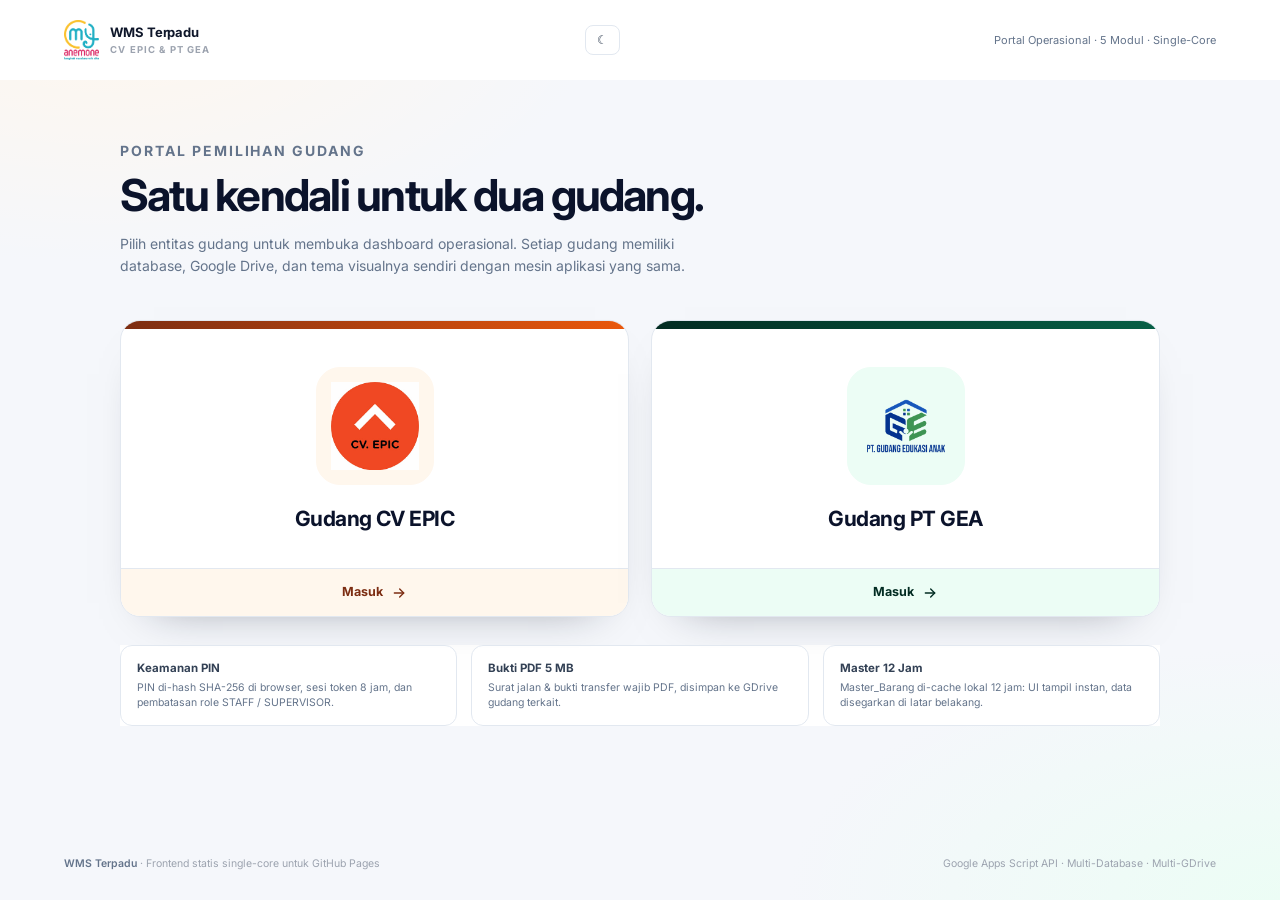
<file: index.html>
﻿<!DOCTYPE html>
<html lang="id" data-theme="light">
<head>
  <meta charset="UTF-8">
  <meta name="viewport" content="width=device-width, initial-scale=1">
  <meta name="description" content="Portal WMS Terpadu â€” pilih gudang CV EPIC atau PT GEA untuk mengakses Inbound, Outbound, Inventory & Transfer, Stock Opname, dan Pengajuan Order.">
  <meta name="theme-color" content="#0F172A">
  <link rel="icon" type="image/png" href="assets/favicon-anemone.png?v=20261125-audit">
  <link rel="apple-touch-icon" href="assets/icon-anemone-192.png?v=20261125-audit">
  <link rel="manifest" href="manifest.json?v=20261125-audit">
  <title>WMS Terpadu · Portal Gudang CV EPIC &amp; PT GEA</title>
  <link rel="preconnect" href="https://fonts.googleapis.com">
  <link rel="preconnect" href="https://fonts.gstatic.com" crossorigin>
  <link href="https://fonts.googleapis.com/css2?family=Inter:wght@400;500;600;700&display=swap" rel="stylesheet">
  <link rel="stylesheet" href="css/base.css?v=20261125-audit">
  <script src="js/theme.js?v=20261125-audit"></script>
  <link rel="stylesheet" href="css/styles.css?v=20261125-audit">
  <script>
    window.wmsLogoSvgFallback = function (img, initials) {
      if (!img || img.getAttribute('data-fallback') === '1') return;
      img.setAttribute('data-fallback', '1');
      img.style.display = 'none';
      var frame = img.parentNode;
      if (!frame || frame.querySelector('.brand-logo-svg')) return;
      var badge = document.createElement('span');
      badge.className = 'brand-logo-svg';
      badge.innerHTML = '<svg viewBox="0 0 48 48" role="img" aria-label="' + initials + '">' +
        '<rect width="48" height="48" rx="12" fill="currentColor"></rect>' +
        '<text x="24" y="30" text-anchor="middle" font-family="Inter, Arial, sans-serif" font-size="14" font-weight="700" fill="#ffffff">' + initials + '</text>' +
        '</svg>';
      frame.appendChild(badge);
    };

    /* Fallback logo header portal: ganti <img> rusak dengan badge teks aman. */
    window.wmsPortalLogoFallback = function (img, initials) {
      if (!img || img.getAttribute('data-fallback') === '1') return;
      img.setAttribute('data-fallback', '1');
      var badge = document.createElement('span');
      badge.className = 'portal-brand__mark';
      badge.setAttribute('aria-hidden', 'true');
      badge.textContent = initials || 'WMS';
      if (img.parentNode) img.parentNode.replaceChild(badge, img);
    };
  </script>
</head>
<body class="portal-body">
  <header class="portal-header">
    <div class="portal-brand">
      <img class="portal-brand__logo" src="assets/logo-anemone.png" alt="Logo My Anemone"
           onerror="wmsPortalLogoFallback(this, 'WMS')">
      <span>
        WMS Terpadu
        <small>CV EPIC &amp; PT GEA</small>
      </span>
    </div>
    <button type="button" class="btn btn--ghost btn--sm" data-theme-toggle aria-label="Ganti tema">☾</button>
    <span class="portal-header__meta">Portal Operasional · 5 Modul · Single-Core</span>
  </header>

  <main class="portal-main">
    <section class="portal-hero">
      <p class="eyebrow">Portal Pemilihan Gudang</p>
      <h1>Satu kendali untuk dua gudang.</h1>
      <p>Pilih entitas gudang untuk membuka dashboard operasional. Setiap gudang memiliki database, Google Drive, dan tema visualnya sendiri dengan mesin aplikasi yang sama.</p>
    </section>

    <div class="portal-grid">
      <a class="portal-card portal-card--epic portal-card--minimal" href="cv-epic.html" aria-label="Masuk ke Gudang CV EPIC">
        <div class="portal-card__stripe" aria-hidden="true"></div>
        <div class="portal-card__body">
          <span class="portal-logo-frame portal-logo-frame--lg">
            <img src="assets/img/logo-epic.png" alt="Logo CV EPIC" onerror="wmsLogoSvgFallback(this, 'EPIC')">
          </span>
          <div class="portal-card__title">Gudang CV EPIC</div>
        </div>
        <div class="portal-card__cta">
          <span>Masuk</span>
          <svg viewBox="0 0 24 24" fill="none" stroke="currentColor" stroke-width="2" stroke-linecap="round" stroke-linejoin="round" aria-hidden="true"><path d="M5 12h14"/><path d="m13 6 6 6-6 6"/></svg>
        </div>
      </a>

      <a class="portal-card portal-card--gea portal-card--minimal" href="pt-gea.html" aria-label="Masuk ke Gudang PT GEA">
        <div class="portal-card__stripe" aria-hidden="true"></div>
        <div class="portal-card__body">
          <span class="portal-logo-frame portal-logo-frame--lg">
            <img src="assets/img/logo-gea.png" alt="Logo PT GEA" onerror="wmsLogoSvgFallback(this, 'GEA')">
          </span>
          <div class="portal-card__title">Gudang PT GEA</div>
        </div>
        <div class="portal-card__cta">
          <span>Masuk</span>
          <svg viewBox="0 0 24 24" fill="none" stroke="currentColor" stroke-width="2" stroke-linecap="round" stroke-linejoin="round" aria-hidden="true"><path d="M5 12h14"/><path d="m13 6 6 6-6 6"/></svg>
        </div>
      </a>
    </div>

    <div class="portal-note">
      <div class="portal-note__item">
        <strong>Keamanan PIN</strong>
        <span>PIN di-hash SHA-256 di browser, sesi token 8 jam, dan pembatasan role STAFF / SUPERVISOR.</span>
      </div>
      <div class="portal-note__item">
        <strong>Bukti PDF 5 MB</strong>
        <span>Surat jalan &amp; bukti transfer wajib PDF, disimpan ke GDrive gudang terkait.</span>
      </div>
      <div class="portal-note__item">
        <strong>Master 12 Jam</strong>
        <span>Master_Barang di-cache lokal 12 jam: UI tampil instan, data disegarkan di latar belakang.</span>
      </div>
    </div>
  </main>

  <footer class="portal-footer">
    <span><strong>WMS Terpadu</strong> · Frontend statis single-core untuk GitHub Pages</span>
    <span>Google Apps Script API · Multi-Database · Multi-GDrive</span>
  </footer>

  <div class="toast-root" id="toast-root" aria-live="polite"></div>
</body>
</html>
</file>
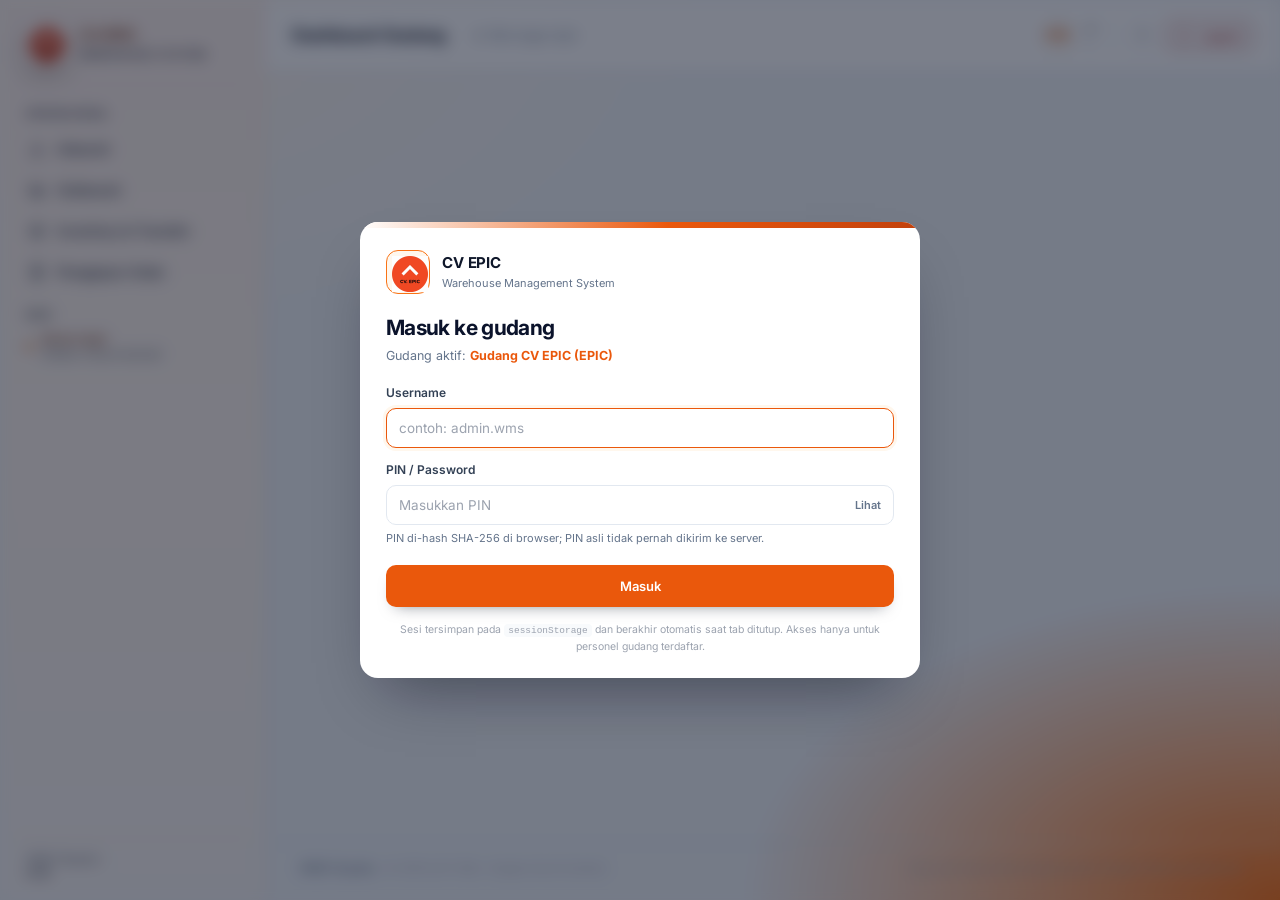
<file: cv-epic.html>
<!DOCTYPE html>
<html lang="id" data-theme="light">
<head>
  <meta charset="UTF-8">
  <meta name="viewport" content="width=device-width, initial-scale=1">
  <meta name="description" content="WMS Terpadu Gudang CV EPIC — Inbound, Outbound, Inventory & Transfer, Stock Opname, Pengajuan Order.">
  <meta name="theme-color" content="#7C2D12">
  <link rel="icon" type="image/png" href="assets/favicon-anemone.png?v=20261126-inventory-audit">
  <link rel="apple-touch-icon" href="assets/icon-anemone-192.png?v=20261126-inventory-audit">
  <link rel="manifest" href="manifest.json?v=20261126-inventory-audit">
  <title>Gudang CV EPIC · WMS Terpadu</title>
  <link rel="preconnect" href="https://fonts.googleapis.com">
  <link rel="preconnect" href="https://fonts.gstatic.com" crossorigin>
  <link href="https://fonts.googleapis.com/css2?family=Inter:wght@400;500;600;700&display=swap" rel="stylesheet">
  <link rel="stylesheet" href="css/base.css?v=20261126-inventory-audit">
  <link rel="stylesheet" href="css/theme-epic.css?v=20261126-inventory-audit">
  <script src="js/theme.js?v=20261126-inventory-audit"></script>
  <link rel="stylesheet" href="css/styles.css?v=20261126-inventory-audit">
  <script>
    /* Fallback aman sebelum file PNG logo diunggah. */
    window.wmsLogoSvgFallback = function (img, initials) {
      if (!img || img.getAttribute('data-fallback') === '1') return;
      img.setAttribute('data-fallback', '1');
      img.style.display = 'none';
      var frame = img.parentNode;
      if (!frame || frame.querySelector('.brand-logo-svg')) return;
      var badge = document.createElement('span');
      badge.className = 'brand-logo-svg';
      badge.innerHTML = '<svg viewBox="0 0 48 48" role="img" aria-label="' + initials + '">' +
        '<rect width="48" height="48" rx="12" fill="currentColor"></rect>' +
        '<text x="24" y="30" text-anchor="middle" font-family="Inter, Arial, sans-serif" font-size="14" font-weight="700" fill="#ffffff">' + initials + '</text>' +
        '</svg>';
      frame.appendChild(badge);
    };
  </script>
</head>
<body data-warehouse="EPIC" class="auth-gate">
  <noscript>
    <p style="margin:0;padding:14px;background:#fef3c7;color:#92400e;text-align:center;">
      JavaScript wajib diaktifkan untuk menggunakan WMS Terpadu.
    </p>
  </noscript>

  <div class="app-shell">
    <aside class="sidebar" id="sidebar" aria-label="Navigasi utama">
      <div class="sidebar__brand">
        <span class="brand-logo-frame">
          <img class="brand-logo" src="assets/img/logo-epic.png" alt="Logo CV EPIC" onerror="wmsLogoSvgFallback(this, 'EPIC')">
        </span>
        <span class="brand-text">
          <strong>CV EPIC</strong>
          <small>Warehouse System</small>
        </span>
      </div>

      <nav class="sidebar__nav" aria-label="Modul WMS">
        <span class="sidebar__section">Operasional</span>

        <button type="button" class="nav-item" data-module="inbound">
          <svg class="nav-item__icon" viewBox="0 0 24 24" fill="none" stroke="currentColor" stroke-width="1.8" stroke-linecap="round" stroke-linejoin="round" aria-hidden="true">
            <path d="M12 3v10"/><path d="m8 9 4 4 4-4"/><path d="M4 15v3a2 2 0 0 0 2 2h12a2 2 0 0 0 2-2v-3"/>
          </svg>
          <span class="nav-item__text">Inbound</span>
        </button>

        <button type="button" class="nav-item" data-module="outbound">
          <svg class="nav-item__icon" viewBox="0 0 24 24" fill="none" stroke="currentColor" stroke-width="1.8" stroke-linecap="round" stroke-linejoin="round" aria-hidden="true">
            <path d="M3 7h11v9H3z"/><path d="M14 10h4l3 3v3h-7z"/><circle cx="7" cy="18" r="2"/><circle cx="17" cy="18" r="2"/>
          </svg>
          <span class="nav-item__text">Outbound</span>
        </button>

        <button type="button" class="nav-item" data-module="inventory">
          <svg class="nav-item__icon" viewBox="0 0 24 24" fill="none" stroke="currentColor" stroke-width="1.8" stroke-linecap="round" stroke-linejoin="round" aria-hidden="true">
            <path d="m12 3 9 5-9 5-9-5 9-5Z"/><path d="m3 12 9 5 9-5"/><path d="m3 16 9 5 9-5"/>
          </svg>
          <span class="nav-item__text">Inventory &amp; Transfer</span>
        </button>

        <button type="button" class="nav-item" data-module="procurement">
          <svg class="nav-item__icon" viewBox="0 0 24 24" fill="none" stroke="currentColor" stroke-width="1.8" stroke-linecap="round" stroke-linejoin="round" aria-hidden="true">
            <path d="M14 3H7a2 2 0 0 0-2 2v14a2 2 0 0 0 2 2h10a2 2 0 0 0 2-2V8z"/><path d="M14 3v5h5"/><path d="M9 13h6"/><path d="M9 17h4"/>
          </svg>
          <span class="nav-item__text">Pengajuan Order</span>
        </button>

        <button type="button" class="nav-item" data-module="opname" data-requires-role="SUPERVISOR" hidden>
          <svg class="nav-item__icon" viewBox="0 0 24 24" fill="none" stroke="currentColor" stroke-width="1.8" stroke-linecap="round" stroke-linejoin="round" aria-hidden="true">
            <rect x="5" y="4" width="14" height="17" rx="2"/><path d="M9 4V3h6v1"/><path d="m9 13 2 2 4-4"/>
          </svg>
          <span class="nav-item__text">Stock Opname</span>
        </button>

        <button type="button" class="nav-item" data-module="users" data-tab="users" data-requires-role="SUPERVISOR" hidden>
          <svg class="nav-item__icon" viewBox="0 0 24 24" fill="none" stroke="currentColor" stroke-width="1.8" stroke-linecap="round" stroke-linejoin="round" aria-hidden="true"><circle cx="9" cy="8" r="3"/><path d="M3 20v-1a6 6 0 0 1 12 0v1"/><path d="M16 11a3 3 0 1 0 0-6"/><path d="M18 14a5 5 0 0 1 3 5v1"/></svg>
          <span class="nav-item__text">Manajemen Pengguna</span>
        </button>

        <span class="sidebar__section">Sesi</span>
        <div class="sidebar__footer" style="border-top:0;padding-top:0;">
          <span class="status-dot" aria-hidden="true"></span>
          <span>
            <strong id="sidebar-user-name">Belum login</strong>
            <span id="sidebar-user-role">Silakan masuk kembali</span>
          </span>
        </div>
      </nav>

      <div class="sidebar__footer">
        <span>WMS Terpadu · <strong>v1.0</strong></span>
      </div>
    </aside>

    <button type="button" class="sidebar-overlay" id="sidebar-overlay" aria-label="Tutup menu"></button>

    <div class="app-main">
      <header class="topbar">
        <button type="button" class="icon-btn nav-toggle" id="nav-toggle" aria-label="Buka menu navigasi" aria-controls="sidebar">
          <svg viewBox="0 0 24 24" fill="none" stroke="currentColor" stroke-width="2" stroke-linecap="round" aria-hidden="true">
            <path d="M4 7h16M4 12h16M4 17h16"/>
          </svg>
        </button>

        <div class="topbar__context">
          <h1 class="topbar__title" id="page-title">Dashboard Gudang</h1>
        </div>

        <div class="topbar__meta">
          <span class="api-status" id="api-status" data-api-status="idle" title="Status koneksi API">
            <span class="api-status__dot" aria-hidden="true"></span>
            <span class="api-status__label">Menunggu login</span>
          </span>
        </div>

        <div class="user-chip">
          <span class="avatar" id="user-initials" aria-hidden="true">WM</span>
          <span class="user-chip__text">
            <span class="user-chip__name" id="user-name">—</span>
            <span class="user-chip__role" id="user-role">—</span>
          </span>
        </div>

        <div class="topbar__actions">
          <a class="btn btn--ghost btn--sm" href="dashboard-so.html" data-requires-role="SUPERVISOR" hidden>Monitoring SO</a>
          <a class="btn btn--ghost btn--sm" href="dashboard-hr.html?from=EPIC" data-hr-nav hidden>Monitoring HR</a>
          <button type="button" class="btn btn--ghost btn--sm" data-theme-toggle aria-label="Ganti tema">?</button>
          <button type="button" class="btn btn--ghost btn--sm" onclick="window.location.href='laporan.html?from=EPIC'" data-requires-role="SUPERVISOR" hidden>Pusat Laporan</button>
          <button type="button" class="btn btn--ghost btn--sm" id="switch-warehouse" hidden>
            <svg viewBox="0 0 24 24" fill="none" stroke="currentColor" stroke-width="2" stroke-linecap="round" stroke-linejoin="round" aria-hidden="true">
              <path d="M4 8h13l-3-3"/><path d="M20 16H7l3 3"/>
            </svg>
            Pindah Gudang
          </button>
          <button type="button" class="btn btn--danger-ghost btn--sm" id="logout-btn">
            <svg viewBox="0 0 24 24" fill="none" stroke="currentColor" stroke-width="2" stroke-linecap="round" stroke-linejoin="round" aria-hidden="true">
              <path d="M10 4H6a2 2 0 0 0-2 2v12a2 2 0 0 0 2 2h4"/><path d="M15 8l4 4-4 4"/><path d="M9 12h10"/>
            </svg>
            Logout
          </button>
        </div>
      </header>

      <main class="content" id="module-root">
        <section class="module" data-module-panel="inbound" hidden></section>
        <section class="module" data-module-panel="outbound" hidden>
          <template data-outbound-header-actions>
            <button type="button" class="btn btn--secondary btn--sm" data-action="lead-time">Atur Lead Time Outlet</button>
          </template>
        </section>
        <section class="module" data-module-panel="inventory" hidden></section>
        <section class="module" data-module-panel="procurement" hidden></section>
        <section class="module" data-module-panel="opname" hidden></section>
        <section class="module" data-module-panel="users" data-tab-panel="users" hidden></section>
      </main>

      <footer class="app-footer">
        <span><strong>WMS Terpadu</strong> · CV EPIC &amp; PT GEA · Single-Core Frontend</span>
        <span>Data stok bersumber langsung dari Google Sheets operasional.</span>
      </footer>
    </div>
  </div>

  <div id="modal-root"></div>
  <div class="toast-root" id="toast-root" aria-live="polite" aria-atomic="false"></div>

  <div class="modal-backdrop" id="login-backdrop" aria-hidden="true">
    <div class="modal login-modal" role="dialog" aria-modal="true" aria-labelledby="login-title">
      <div class="login-modal__accent" aria-hidden="true"></div>
      <div class="modal__body">
        <div class="login-brand">
          <span class="brand-logo-frame">
            <img class="brand-logo" src="assets/img/logo-epic.png" alt="Logo CV EPIC" onerror="wmsLogoSvgFallback(this, 'EPIC')">
          </span>
          <div class="login-brand__meta">
            <strong>CV EPIC</strong>
            <span>Warehouse Management System</span>
          </div>
        </div>

        <h2 class="login-heading" id="login-title">Masuk ke gudang</h2>
        <p class="login-sub">Gudang aktif: <strong>Gudang CV EPIC (EPIC)</strong></p>

        <form id="login-form" novalidate>
          <div class="field">
            <label for="login-username">Username</label>
            <input class="input" id="login-username" name="username" type="text" placeholder="contoh: admin.wms" autocomplete="username" autocapitalize="none" spellcheck="false" required>
          </div>

          <div class="field">
            <label for="login-pin">PIN / Password</label>
            <div class="input-affix">
              <input class="input" id="login-pin" name="pin" type="password" placeholder="Masukkan PIN" autocomplete="current-password" maxlength="64" required>
              <button type="button" class="input-affix__button" id="toggle-pin" aria-label="Tampilkan PIN">Lihat</button>
            </div>
            <p class="field-hint">PIN di-hash SHA-256 di browser; PIN asli tidak pernah dikirim ke server.</p>
          </div>

          <div class="form-alert" id="login-error" hidden role="alert"></div>

          <button class="btn btn--primary btn--block" id="login-submit" type="submit">Masuk</button>
        </form>

        <p class="login-foot">
          Sesi tersimpan pada <code>sessionStorage</code> dan berakhir otomatis saat tab ditutup.
          Akses hanya untuk personel gudang terdaftar.
        </p>
      </div>
    </div>
  </div>

  <script src="js/config.js?v=20261126-inventory-audit"></script>
  <script src="js/api.js?v=20261126-inventory-audit"></script>
  <script src="js/auth.js?v=20261126-inventory-audit"></script>
  <script src="js/file-handler.js?v=20261126-inventory-audit"></script>
  <script src="js/core-router.js?v=20261126-inventory-audit"></script>
  <script src="js/mod-inbound.js?v=20261126-inventory-audit"></script>
  <script src="js/mod-outbound.js?v=20261126-inventory-audit"></script>
  <script src="js/mod-inventory.js?v=20261126-no-backup-batch"></script>
  <script src="js/mod-procurement.js?v=20261126-inventory-audit"></script>
  <script src="js/mod-opname.js?v=20261127-so-cancel"></script>
  <script src="js/mod-users.js?v=20261126-inventory-audit"></script>
</body>
</html>
</file>
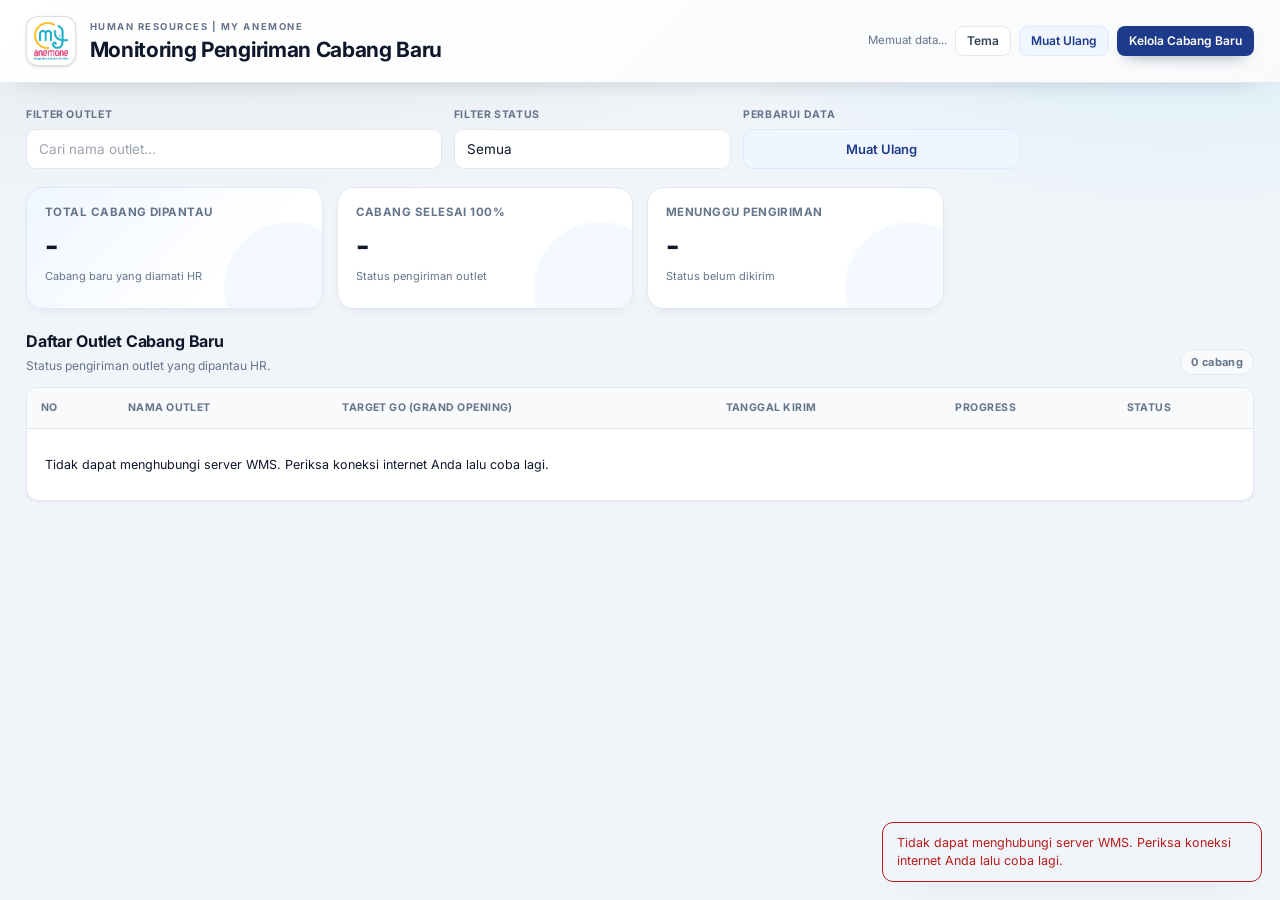
<file: dashboard-hr.html>
<!DOCTYPE html>
<html lang="id" data-theme="light">
<head>
  <meta charset="UTF-8">
  <meta name="viewport" content="width=device-width, initial-scale=1">
  <meta name="theme-color" content="#0F172A">
  <meta name="description" content="Monitoring Pengiriman Cabang Baru - HR. Pantau status pengiriman outlet cabang baru.">
  <title>Monitoring Pengiriman Cabang Baru - HR</title>
  <link rel="icon" type="image/png" href="assets/favicon-anemone.png?v=20261125-audit">
  <link rel="apple-touch-icon" href="assets/icon-anemone-192.png?v=20261125-audit">
  <link rel="manifest" href="manifest.json?v=20261125-audit">
  <link rel="preconnect" href="https://fonts.googleapis.com">
  <link rel="preconnect" href="https://fonts.gstatic.com" crossorigin>
  <link href="https://fonts.googleapis.com/css2?family=Inter:wght@400;500;600;700&display=swap" rel="stylesheet">
  <link rel="stylesheet" href="css/base.css?v=20261125-edit-go">
  <link rel="stylesheet" href="css/styles.css?v=20261125-edit-go">
  <script src="js/theme.js?v=20261125-audit"></script>
</head>
<body class="hr-page" data-warehouse="ALL">
  <noscript>
    <p style="margin:0;padding:14px;background:#fef3c7;color:#92400e;text-align:center;">
      JavaScript wajib diaktifkan untuk menggunakan dashboard HR.
    </p>
  </noscript>

  <header class="hr-header">
    <div class="hr-brand">
      <span class="hr-logo">
        <img src="assets/logo-anemone.png" alt="Logo My Anemone" width="34" height="38">
      </span>
      <div class="hr-brand__text">
        <p class="hr-eyebrow">Human Resources | My Anemone</p>
        <h1>Monitoring Pengiriman Cabang Baru</h1>
      </div>
    </div>

    <div class="hr-header__actions">
      <span id="hr-load-state" class="hr-load-state muted" role="status">Memuat...</span>
      <button type="button" class="btn btn--ghost btn--sm" data-theme-toggle aria-label="Ganti tema">Tema</button>
      <button type="button" class="btn btn--secondary btn--sm" data-hr-reload>Muat Ulang</button>
      <button type="button" class="btn btn--primary btn--sm" id="hr-manage-open">Kelola Cabang Baru</button>
      <a class="btn btn--ghost btn--sm" id="hr-back" href="index.html" hidden>Kembali ke Operasional</a>
    </div>
  </header>

  <main class="hr-main">
    <section class="hr-filters" aria-label="Filter dashboard HR">
      <div class="hr-filter-field"><label for="hr-filter-branch">Filter Outlet</label><input class="input" id="hr-filter-branch" type="search" placeholder="Cari nama outlet..." autocomplete="off"></div>
      <div class="hr-filter-field"><label for="hr-filter-status">Filter Status</label><select class="select" id="hr-filter-status"><option value="">Semua</option><option value="MENUNGGU_KIRIM">Menunggu Kirim</option><option value="SUDAH_DIKIRIM">Sudah Dikirim</option></select></div>
      <div class="hr-filter-field hr-filter-field--action"><span class="hr-filter-field__label">Perbarui Data</span><button type="button" class="btn btn--secondary btn--block" data-hr-reload>Muat Ulang</button></div>
    </section>

    <section class="hr-kpis" aria-label="Ringkasan KPI">
      <article class="hr-kpi hr-kpi--brand">
        <span>Total Cabang Dipantau</span>
        <strong id="hr-kpi-branches">-</strong>
        <small>Cabang baru yang diamati HR</small>
      </article>
      <article class="hr-kpi hr-kpi--done">
        <span>Cabang Selesai 100%</span>
        <strong id="hr-kpi-completed">-</strong>
        <small>Status pengiriman outlet</small>
      </article>
      <article class="hr-kpi">
        <span>Menunggu Pengiriman</span>
        <strong id="hr-kpi-waiting">-</strong>
        <small>Status belum dikirim</small>
      </article>
    </section>

    <section class="hr-section" aria-labelledby="hr-branch-heading">
      <div class="hr-section__head">
        <div>
          <h2 id="hr-branch-heading">Daftar Outlet Cabang Baru</h2>
          <p class="muted">Status pengiriman outlet yang dipantau HR.</p>
        </div>
        <span class="pill pill--muted" id="hr-branch-count">0 cabang</span>
      </div>
      <div class="hr-table-wrap hr-branch-table-wrap" id="hr-branch-grid">
        <table class="hr-table hr-branch-table">
          <thead><tr><th>No</th><th>Nama Outlet</th><th>Target GO (Grand Opening)</th><th>Tanggal Kirim</th><th>Progress</th><th>Status</th></tr></thead>
          <tbody><tr><td colspan="6" class="hr-empty">Memuat data cabang...</td></tr></tbody>
        </table>
      </div>
    </section>

    
  </main>

  <!-- Modal Kelola Cabang Baru -->
  <div class="hr-modal" id="hr-manage-modal" hidden>
    <div class="hr-modal__backdrop" data-hr-manage-close></div>
    <section class="hr-modal__card hr-modal__card--lg" role="dialog" aria-modal="true" aria-labelledby="hr-manage-title">
      <header class="hr-modal__head">
        <div>
          <p class="hr-eyebrow">Watchlist HR</p>
          <h2 id="hr-manage-title">Kelola Cabang Baru</h2>
          <p class="muted">Aktifkan cabang atau lihat daftar outlet terdaftar.</p>
        </div>
        <button type="button" class="btn btn--ghost btn--sm" data-hr-manage-close aria-label="Tutup modal">Tutup</button>
      </header>

      <div class="hr-modal__body">
        <section class="hr-manage-block" aria-labelledby="hr-new-outlet-title">
          <div class="hr-manage-block__head">
            <div>
              <h3 id="hr-new-outlet-title">Daftarkan Cabang Baru</h3>
              <p class="muted">Nama outlet diperiksa terhadap daftar resmi dan outlet yang sudah dipantau.</p>
            </div>
          </div>
          <form id="hr-new-form" class="hr-new-form">
            <label class="hr-filter-field">Nama Outlet<input class="input" id="hr-new-name" name="namaOutlet" maxlength="150" required autocomplete="off"></label>
            <label class="hr-filter-field">Target Tanggal GO (Grand Opening)<input class="input" id="hr-new-target" name="targetOpening" type="date"></label>
            <button type="submit" class="btn btn--primary" id="hr-new-submit">Daftarkan Outlet</button>
          </form>
          <div class="hr-match" id="hr-match-result" hidden aria-live="polite"></div>
        </section>
        <section class="hr-manage-block" aria-labelledby="hr-manage-list-title">
          <div class="hr-manage-block__head">
            <div>
              <h3 id="hr-manage-list-title">1. Daftar Outlet Terdaftar</h3>
              <p class="muted">Daftar outlet resmi dan watchlist HR; status pengiriman tetap ditampilkan tanpa rincian barang.</p>
            </div>
            <span class="pill pill--muted" id="hr-outlet-count">0 outlet</span>
          </div>
          <div class="hr-manage-search">
            <input class="input" id="hr-outlet-search" type="search" placeholder="Cari nama outlet terdaftar..." autocomplete="off">
          </div>
          <div class="hr-outlet-list" id="hr-outlet-list">
            <div class="hr-empty">Memuat daftar outlet...</div>
          </div>
        </section>
      </div>
    </section>
  </div>

  <div class="hr-toast-root" id="hr-toast-root" aria-live="polite" aria-atomic="false"></div>

  <script src="js/config.js?v=20261125-audit"></script>
  <script src="js/api.js?v=20261125-audit"></script>
  <script src="js/dashboard-hr.js?v=20261125-public-save"></script>
</body>
</html>
</file>
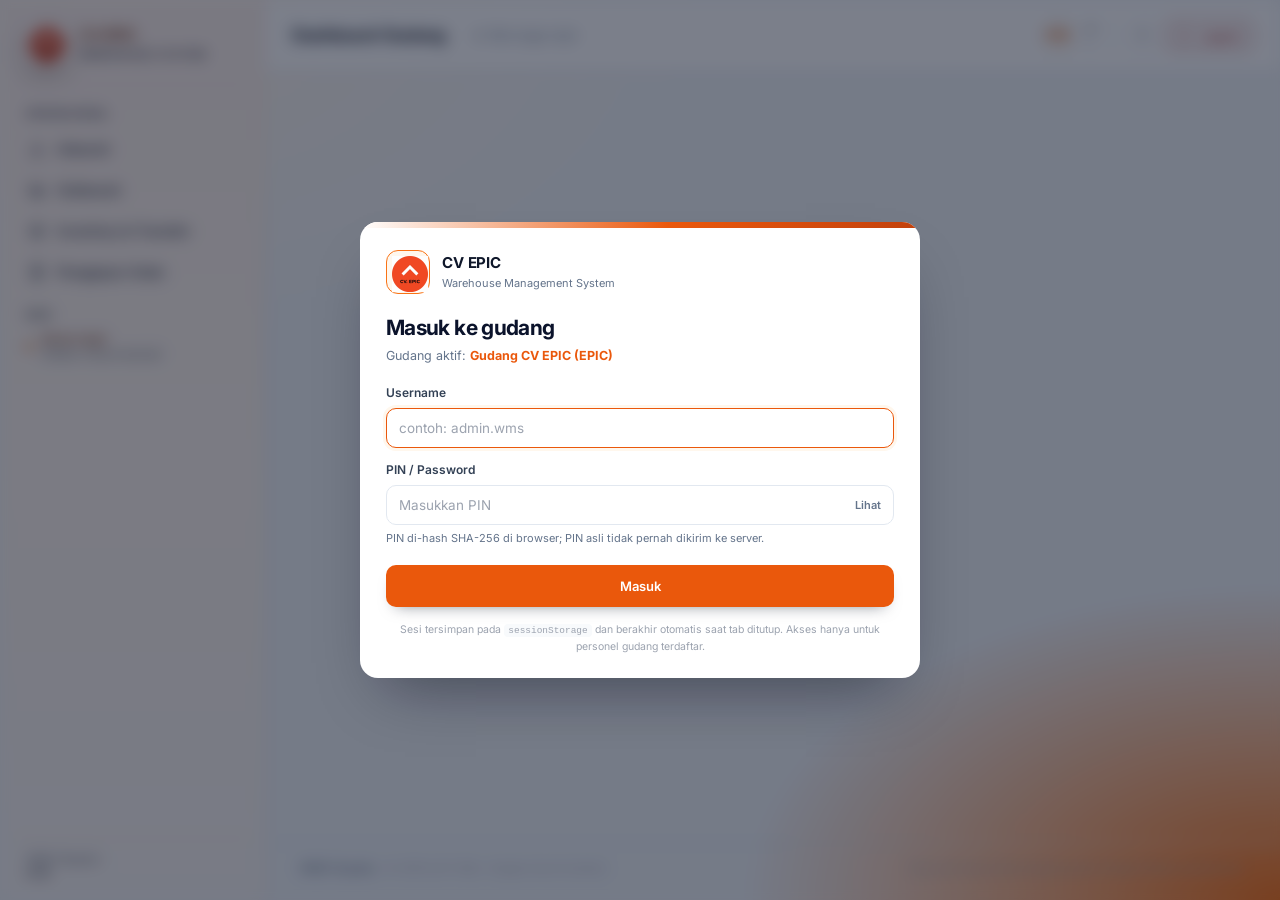
<file: dashboard-so.html>
<!DOCTYPE html>
<html lang="id" data-theme="light">
<head>
  <meta charset="UTF-8"><meta name="viewport" content="width=device-width, initial-scale=1">
  <meta name="theme-color" content="#0B1120"><title>Monitoring Stock Opname · WMS</title>
  <link rel="icon" type="image/png" href="assets/favicon-anemone.png?v=20261125-audit">
  <link rel="apple-touch-icon" href="assets/icon-anemone-192.png?v=20261125-audit">
  <link rel="manifest" href="manifest.json?v=20261125-audit">
  
  <link rel="stylesheet" href="css/base.css?v=20261125-audit"><link rel="stylesheet" href="css/styles.css?v=20261125-audit"><script src="js/theme.js?v=20261125-audit"></script>
  <style>
    body{min-height:100vh}.so-page{max-width:1440px;margin:auto;padding:24px}.so-head{display:flex;align-items:center;gap:12px;margin-bottom:20px}.so-head h1{font-size:24px;margin:0 auto 0 0}.so-head-group{display:flex;align-items:center;gap:14px}.so-logo{display:inline-flex;align-items:center;justify-content:center;flex:0 0 auto;padding:5px 7px;border-radius:12px;background:#fff;border:1px solid rgba(15,23,42,.14);box-shadow:0 1px 3px rgba(15,23,42,.16)}.so-logo-img{height:38px;width:auto;object-fit:contain;display:block}[data-theme="dark"] .so-logo{background:#fff;border-color:rgba(255,255,255,.38);box-shadow:0 1px 4px rgba(0,0,0,.32)}.so-head button,.so-head a{white-space:nowrap}.so-filters,.so-kpis,.so-compare{display:grid;gap:12px;margin-bottom:16px}.so-filters{grid-template-columns:repeat(4,minmax(130px,1fr))}.so-kpis{grid-template-columns:repeat(4,1fr)}.so-compare{grid-template-columns:1fr 1fr}.so-kpi,.so-panel{background:var(--theme-card);border:1px solid var(--theme-border);border-radius:14px;padding:16px}.so-kpi span,.compare-item span{display:block;color:var(--theme-muted);font-size:13px}.so-kpi strong,.compare-item strong{display:block;font-size:25px;margin-top:8px}.compare-item i{display:block;height:6px;background:var(--primary-color);border-radius:8px;margin-top:12px}[data-theme="dark"] .compare-item i{background:rgba(52,211,153,.5)}.compare-item i, [data-theme="dark"] .so-kpi i{background:var(--primary-color)}.so-kpi strong{color:var(--theme-text)}.compare-item strong{color:var(--theme-text)}.so-compare h2{color:var(--theme-text)}[data-theme="dark"] .so-compare h2{color:var(--theme-muted)}[data-theme="dark"] .so-table tbody tr[data-index]:hover{background:rgba(74,110,141,.15)}.so-table tbody tr[data-index]:hover{background:rgba(148,163,184,.1)}.num{text-align:right!important}.empty{text-align:center!important;padding:24px!important;color:var(--theme-muted)!important}[data-theme="dark"] .so-panel{background:var(--theme-card);border-color:var(--theme-border);color:var(--theme-text)}[data-theme="dark"] .so-status{background:var(--surface);color:var(--text)}[data-theme="dark"] .so-status--pending_approval{background:rgba(245,158,11,.12);color:#fde68a}[data-theme="dark"] .so-status--approved{background:rgba(34,197,94,.15);color:#bbf7d0}[data-theme="dark"] .so-status--rejected{background:rgba(239,68,68,.15);color:#fecaca}.so-status--rejected{background:var(--danger-bg);color:var(--danger)}.so-dialog{position:fixed;inset:0;background:rgba(2,6,23,.75);display:grid;place-items:center;padding:16px;z-index:20}.so-panel{overflow:auto}.so-panel h2{font-size:17px;margin:0 0 14px}.so-table{width:100%;border-collapse:collapse;min-width:850px}.so-table th,.so-table td{padding:11px 10px;text-align:left;border-bottom:1px solid var(--theme-border);color:var(--theme-text)}.so-table th{color:var(--theme-muted);font-size:12px}.so-table tbody tr[data-index]{cursor:pointer}.so-table tbody tr[data-index]:hover{background:rgba(148,163,184,.1)}.num{text-align:right!important}.empty{text-align:center!important;padding:24px!important;color:var(--theme-muted)!important}.so-status{padding:4px 8px;border-radius:99px;background:var(--primary-light);color:var(--primary-color);font-size:11px}[data-theme="dark"] .so-status{background:var(--surface);color:var(--text)}.so-status--pending_approval{background:var(--warning-bg);color:var(--warning)}[data-theme="dark"] .so-status--pending_approval{background:rgba(245,158,11,.12);color:#fde68a}.so-status--approved{background:var(--success-bg);color:var(--success)}[data-theme="dark"] .so-status--approved{background:rgba(34,197,94,.15);color:#bbf7d0}.so-status--rejected{background:var(--danger-bg);color:var(--danger)}[data-theme="dark"] .so-status--rejected{background:rgba(239,68,68,.15);color:#fecaca}.so-dialog{position:fixed;inset:0;background:rgba(2,6,23,.75);display:grid;place-items:center;padding:16px;z-index:20}.so-dialog[hidden]{display:none}.so-dialog__card{background:var(--theme-card);color:var(--theme-text);width:min(100%,980px);max-height:90vh;overflow:auto;border:1px solid var(--theme-border);border-radius:16px;padding:20px}.so-dialog__top{display:flex;align-items:start;gap:10px}.so-dialog__top h2{margin:0 auto 4px 0}.so-dialog__meta{color:var(--theme-muted);margin-bottom:14px}.so-actions{display:flex;justify-content:flex-end;gap:8px;margin-top:16px}@media(max-width:800px){.so-filters{grid-template-columns:repeat(2,1fr)}.so-kpis{grid-template-columns:repeat(2,1fr)}.so-head{flex-wrap:wrap}.so-head-group{flex:1 1 100%;min-width:0}.so-head h1{width:auto;order:0;font-size:20px;min-width:0}}
  </style>
  <style>
    .post-entity{margin-top:14px;border:1px solid var(--theme-border);border-radius:12px;padding:14px;background:var(--theme-card)}
    .post-entity__head{display:flex;align-items:center;gap:10px;flex-wrap:wrap;margin-bottom:10px}
    .post-entity__head h3{margin:0;font-size:15px;color:var(--theme-text)}
    .post-badge{display:inline-block;padding:2px 9px;border-radius:999px;background:var(--primary-light);color:var(--primary-color);font-size:12px;font-weight:600}
    .post-group-row td{vertical-align:top}
    .post-detail td{padding:0!important;background:rgba(148,163,184,.06)}
    .post-detail[hidden]{display:none!important}
    .post-detail__wrap{padding:10px 14px}
    .post-detail__title{margin:0 0 8px;font-size:12px;font-weight:600;color:var(--theme-muted)}
    .post-toggle{cursor:pointer}
  </style>
</head>
<body data-warehouse="EPIC">
  <main class="so-page">
    <header class="so-head"><span class="so-head-group"><span class="so-logo"><img class="so-logo-img" src="assets/logo-anemone.png" alt="Logo My Anemone" width="34" height="38"></span><h1>Monitoring Stock Opname</h1></span><span id="load-state" class="muted">Memuat…</span><button class="btn btn--ghost btn--sm" data-theme-toggle aria-label="Ganti tema">☾</button><button id="reload" class="btn btn--secondary btn--sm">Muat Ulang</button><a id="back" class="btn btn--primary btn--sm" href="cv-epic.html">Kembali ke Operasional</a></header>
    <section class="so-filters"><select id="filter-entity" class="select"><option value="">Semua Entitas</option><option value="EPIC">CV EPIC</option><option value="GEA">PT GEA</option></select><select id="filter-type" class="select"><option value="">Semua Jenis SO</option><option value="MINGGUAN">SO Mingguan</option><option value="BULANAN">SO Bulanan</option></select><select id="filter-period" class="select"><option value="">Semua Periode</option></select><select id="filter-status" class="select"><option value="">Semua Status</option><option value="DRAFT">Draft</option><option value="PENDING_APPROVAL">Pending Approval</option><option value="APPROVED">Approved</option><option value="REJECTED">Rejected</option></select></section>
    <section class="so-kpis"><article class="so-kpi"><span>Akurasi Stok (%)</span><strong id="kpi-accuracy">—</strong></article><article class="so-kpi"><span>Total Sesi SO</span><strong id="kpi-sessions">—</strong></article><article class="so-kpi"><span>Total Item Selisih</span><strong id="kpi-diff">—</strong></article><article class="so-kpi"><span>Menunggu Approval</span><strong id="kpi-pending">—</strong></article></section>
    <section class="so-compare"><article class="so-panel"><h2>CV EPIC</h2><div class="compare-item" id="compare-epic"><strong>—</strong></div></article><article class="so-panel"><h2>PT GEA</h2><div class="compare-item" id="compare-gea"><strong>—</strong></div></article></section>
    <section class="so-panel"><h2>Sesi Stock Opname</h2><table class="so-table"><thead><tr><th>Entitas</th><th>Jenis</th><th>Periode</th><th>Tanggal</th><th>SKU Dihitung</th><th>SKU Selisih</th><th>Akurasi</th><th>Status</th><th>Aksi</th></tr></thead><tbody id="sessions-body"><tr><td colspan="9" class="empty">Memuat…</td></tr></tbody></table></section>
    <section class="so-panel" id="post-count-panel"><h2>Log Transaksi Keluar Setelah Hitung Fisik (SO Berjalan) <span id="post-count-badge" style="display:inline-block;padding:2px 9px;border-radius:999px;background:var(--primary-light);color:var(--primary-color);font-size:12px;font-weight:600;margin-left:8px">0 transaksi</span></h2><div style="display:flex;align-items:center;gap:12px;flex-wrap:wrap;margin:12px 0"><select id="post-filter-sku" class="select select--sm" aria-label="Filter SKU log pasca-hitung"><option value="">Semua SKU</option></select><button id="post-expand-all" class="btn btn--ghost btn--sm" type="button">Buka Semua Rincian</button><button id="post-collapse-all" class="btn btn--ghost btn--sm" type="button">Tutup Semua</button><span id="post-count-summary" class="muted"></span></div><div id="post-count-groups"><div class="empty">Memuat…</div></div></section>
  </main>
  <div class="so-dialog" id="detail-dialog" hidden><section class="so-dialog__card"><div class="so-dialog__top"><h2 id="dialog-title"></h2><button id="dialog-close" class="btn btn--ghost btn--sm">Tutup</button></div><div id="dialog-meta" class="so-dialog__meta"></div><div style="overflow:auto"><table class="so-table"><thead><tr><th>SKU</th><th>Nama Barang</th><th class="num">Sistem Awal</th><th class="num">Pick Pasca-Hitung</th><th class="num">Stok Sistem</th><th class="num">Stok Fisik</th><th class="num">Selisih</th></tr></thead><tbody id="detail-body"></tbody></table></div><div id="decision-actions" class="so-actions" hidden><button id="reject" class="btn btn--danger-ghost">Reject</button><button id="approve" class="btn btn--primary">Approve</button></div></section></div>
  <script src="js/config.js?v=20261125-audit"></script><script src="js/api.js?v=20261125-audit"></script><script src="js/dashboard-so.js?v=20261127-so-cancel"></script>
</body></html>
</file>
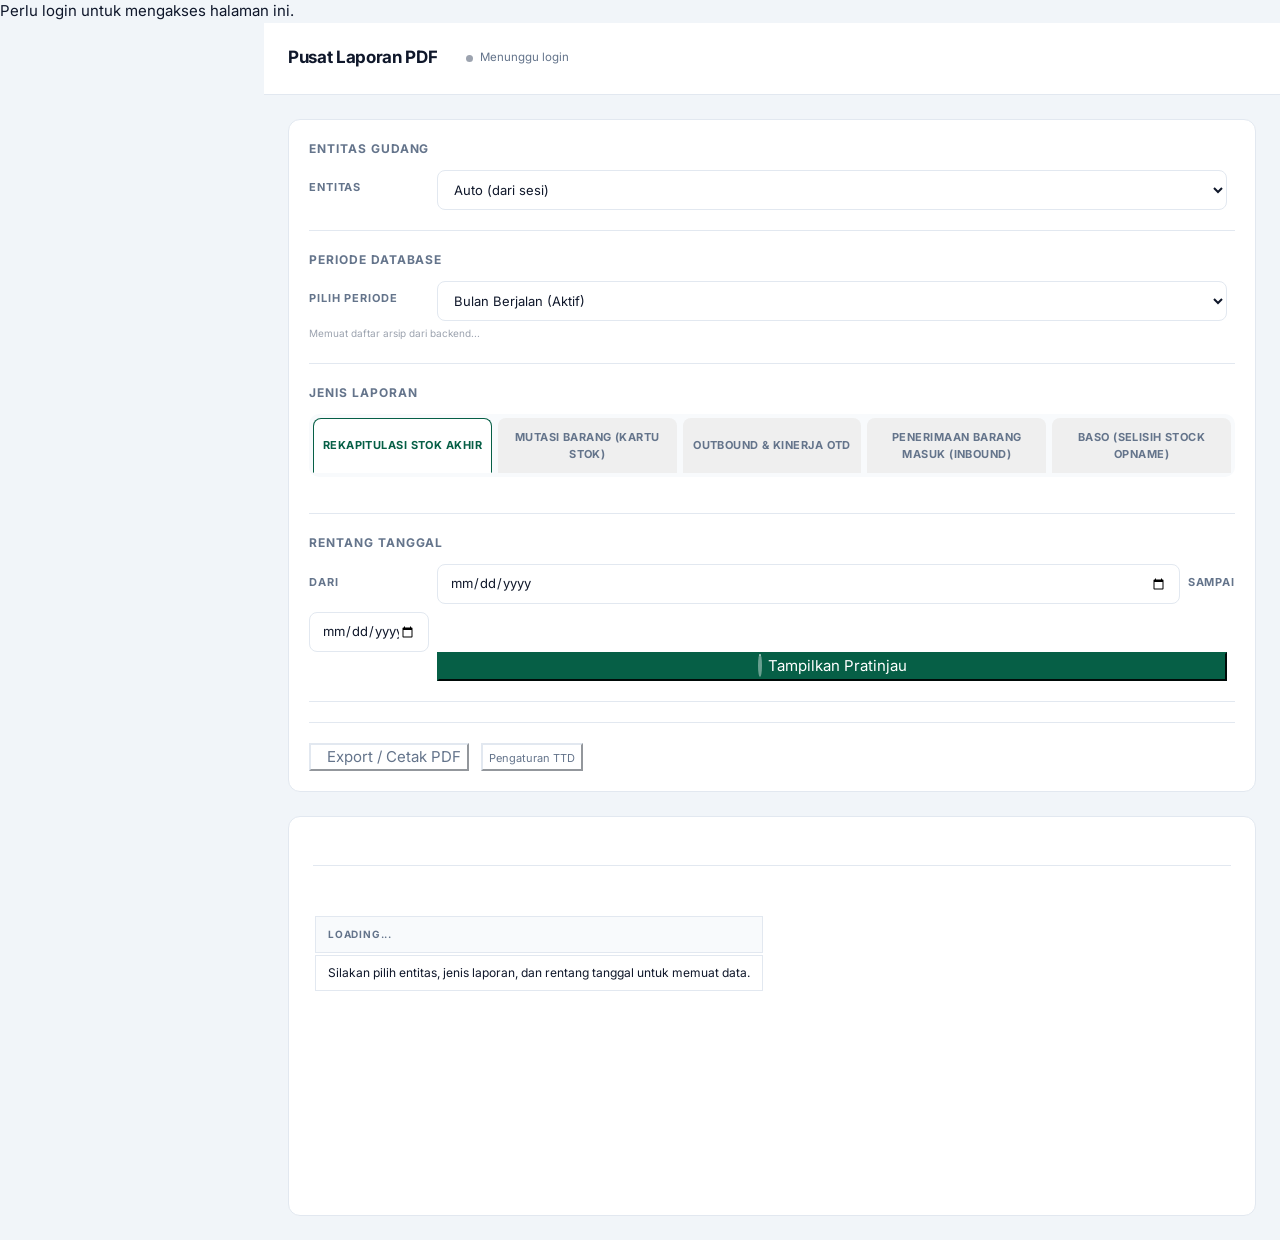
<file: laporan.html>
<!DOCTYPE html>
<html lang="id" data-theme="light">
<head>
  <meta charset="UTF-8">
  <meta name="viewport" content="width=device-width, initial-scale=1">
  <meta name="description" content="WMS Terpadu - Pusat Laporan PDF Resmi CV EPIC & PT GEA">
  <title>Gudang CV EPIC · Pusat Laporan</title>
  <link rel="icon" type="image/png" href="assets/favicon-anemone.png?v=20261125-audit">
  <link rel="apple-touch-icon" href="assets/icon-anemone-192.png?v=20261125-audit">
  <link rel="manifest" href="manifest.json?v=20261125-audit">
  <title>Gudang CV EPIC · Pusat Laporan</title>
  <link rel="preconnect" href="https://fonts.googleapis.com">
  <link rel="preconnect" href="https://fonts.gstatic.com" crossorigin>
  <link href="https://fonts.googleapis.com/css2?family=Inter:wght@400;500;600;700&display=swap" rel="stylesheet">
  <link rel="stylesheet" href="css/base.css?v=20261125-audit">
  <link rel="stylesheet" href="css/styles.css?v=20261125-audit">
  <link rel="stylesheet" href="css/theme-epic.css?v=20261125-audit">
  <link rel="stylesheet" href="css/theme-gea.css?v=20261125-audit">
  <script src="js/theme.js?v=20261125-audit"></script>
  <script src="js/config.js?v=20261125-audit"></script>
  <script src="js/core-router.js?v=20261125-audit"></script>
  <script src="js/auth.js?v=20261125-audit"></script>
  <script src="js/laporan.js?v=20261125-authfix"></script>
  <style>
    /* ==========================================================================
       Halaman Lapar/Pusat Laporan — Overrides & Print Styles
       ========================================================================== */

    /* --- Page shell --- */
    .laporan-shell { min-height: 100vh; }

    /* --- Control Panel --- */
    .laporan-ctrl { 
      background: var(--surface); 
      border: 1px solid var(--border); 
      border-radius: 12px; 
      padding: 20px; 
      margin-bottom: 24px;
      font-family: var(--font-sans);
    }
    .laporan-ctrl__section { 
      margin-bottom: 20px; 
      padding-bottom: 20px; 
      border-bottom: 1px solid var(--border-muted, #e2e8f0); 
    }
    .laporan-ctrl__section:last-child { border-bottom: 0; margin-bottom: 0; padding-bottom: 0; }
    .laporan-ctrl__title { 
      font-size: 12px; 
      font-weight: 700; 
      letter-spacing: 0.08em; 
      text-transform: uppercase; 
      color: var(--text-muted); 
      margin-bottom: 12px; 
    }
    .laporan-ctrl__group { display: grid; gap: 12px; grid-template-columns: repeat(auto-fit, minmax(200px, 1fr)); }

    /* Filter groups */
    .laporan-filter { 
      display: flex; 
      flex-direction: column; 
      gap: 6px; 
    }
    .laporan-filter__label { 
      font-size: 10px; 
      font-weight: 700; 
      letter-spacing: 0.08em; 
      text-transform: uppercase; 
      color: var(--text-muted); 
    }
    .laporan-filter__row { display: grid; grid-template-columns: 120px 1fr auto; gap: 8px; align-items: center; flex-wrap: wrap; }
    .laporan-filter__row .laporan-filter__label { font-size: 11px; margin-bottom: 4px; display: block; }
    .laporan-filter__input { 
      min-height: 40px; 
      padding: 8px 12px; 
      border: 1px solid var(--border); 
      border-radius: 8px; 
      font-size: 13px; 
      background: var(--surface); 
      color: var(--theme-text);
    }
    .laporan-filter__input:focus { outline: none; border-color: var(--primary-color); box-shadow: 0 0 0 3px var(--primary-light); }
    .laporan-filter__btn { 
      min-height: 40px; 
      padding: 0 16px; 
      border: 1px solid var(--border); 
      border-radius: 8px; 
      background: transparent; 
      color: var(--theme-text); 
      font-size: 13px; 
      font-weight: 600; 
      cursor: pointer; 
      transition: all 0.15s ease; 
    }
    .laporan-filter__btn:hover { border-color: var(--primary-color); color: var(--primary-color); }
    .laporan-filter__btn--primary { background: var(--primary-color); color: #ffffff; border-color: var(--primary-color); }
    .laporan-filter__btn--primary:hover { background: var(--primary-hover); border-color: var(--primary-hover); }
    .laporan-filter__btn--ghost { background: transparent; color: var(--text-muted); border-color: var(--border); }
    .laporan-filter__btn--ghost:hover { background: var(--surface-muted); border-color: var(--border-strong); color: var(--theme-text); }

    /* --- Report Type Tabs --- */
    .laporan-tabs { 
      display: flex; 
      gap: 6px; 
      margin-bottom: 16px; 
      background: var(--surface-muted); 
      border-radius: 10px; 
      padding: 4px; 
    }
    .laporan-tab { 
      flex: 1; 
      padding: 10px 6px; 
      border-radius: 8px 8px 0 0; 
      font-size: 11px; 
      font-weight: 700; 
      letter-spacing: 0.04em; 
      text-transform: uppercase; 
      color: var(--text-muted); 
      cursor: pointer; 
      transition: all 0.15s ease; 
      border: 1px solid transparent; 
    }
    .laporan-tab.is-active { 
      background: var(--surface); 
      color: var(--primary-color); 
      border-color: var(--primary-color) var(--primary-color) var(--surface); 
    }
    .laporan-tab:not(.is-active):hover { color: var(--text); }

    /* --- Preview Area --- */
    .laporan-preview { 
      background: var(--surface); 
      border: 1px solid var(--border); 
      border-radius: 12px; 
      padding: 24px; 
      min-height: 400px; 
    }
    .laporan-preview__header { margin-bottom: 24px; padding-bottom: 24px; border-bottom: 1px solid var(--border); }
    .laporan-preview__kpi { 
      display: grid; 
      grid-template-columns: repeat(auto-fit, minmax(140px, 1fr)); 
      gap: 12px; 
      margin-bottom: 24px; 
    }
    .laporan-preview__kpi .kpi-card { 
      background: var(--surface-muted); 
      border: 1px solid var(--border); 
      border-radius: 10px; 
      padding: 16px; 
      text-align: center; 
    }
    .laporan-preview__kpi .kpi-value { 
      font-size: 24px; 
      font-weight: 700; 
      letter-spacing: -0.02em; 
      color: var(--primary-color); 
      margin-top: 6px; 
    }
    .laporan-preview__kpi .kpi-label { 
      font-size: 11px; 
      font-weight: 600; 
      letter-spacing: 0.06em; 
      text-transform: uppercase; 
      color: var(--text-muted); 
      margin-top: 4px; 
    }
    .laporan-preview__table { 
      width: 100%; 
      border-collapse: collapse; 
      font-size: 12px; 
    }
    .laporan-preview__table th { 
      background: var(--surface-muted); 
      border: 1px solid var(--border); 
      padding: 10px 12px; 
      font-size: 10px; 
      font-weight: 700; 
      letter-spacing: 0.08em; 
      text-transform: uppercase; 
      color: var(--text-muted); 
      text-align: left; 
      white-space: nowrap; 
    }
    .laporan-preview__table td { 
      border: 1px solid var(--border); 
      padding: 8px 12px; 
    }
    .laporan-preview__table tbody tr { page-break-inside: avoid; }
    .laporan-preview__table tbody tr:hover { background: var(--surface-muted); }

    /* --- Print-Specific Styles --- */
    @media print {
      .laporan-page { 
        -webkit-print-color-adjust: exact !important; 
        print-color-adjust: exact !important; 
      }
      .no-print { display: none !important; }
      .laporan-ctrl, .laporan-tabs, .laporan-filter, .laporan-preview__kpi { display: none !important; }
      
      .laporan-preview { 
        border: 0 !important; 
        box-shadow: none !important; 
        background: #ffffff !important; 
        padding: 0 !important; 
      }
      
      .laporan-preview__header { 
        text-align: center; 
        margin-bottom: 24px; 
        padding-bottom: 24px; 
        border-bottom: 2px solid #000000 !important; 
      }
      
      .laporan-preview__title { 
        font-size: 20px; 
        font-weight: 700; 
        letter-spacing: -0.02em; 
        color: #000000; 
        margin-bottom: 8px; 
      }
      
      .laporan-preview__periode { 
        font-size: 13px; 
        color: #333333; 
      }
      
      .laporan-preview__kpi { display: none !important; }
      
      .laporan-preview__table { 
        width: 100%; 
        border-collapse: collapse; 
        font-size: 11px; 
        margin-top: 20px; 
      }
      .laporan-preview__table thead { display: table-header-group; }
      .laporan-preview__table th { 
        background: #000000 !important; 
        color: #ffffff !important; 
        border: 1px solid #000000 !important; 
        padding: 8px 6px !important; 
        font-size: 9px !important; 
        font-weight: 700 !important; 
        letter-spacing: 0.06em !important; 
        text-transform: uppercase !important; 
      }
      .laporan-preview__table td { 
        border: 1px solid #000000 !important; 
        padding: 6px 4px !important; 
        color: #000000 !important; 
        font-size: 10px !important; 
      }
      .laporan-preview__table tbody tr { page-break-inside: avoid; }
      
      /* TTD Block in print */
      .laporan-ttd { 
        margin-top: 40px; 
        padding-top: 20px; 
        border-top: 1px solid #000000; 
        display: flex; 
        justify-content: space-between; 
        align-items: flex-start; 
        flex-wrap: wrap; 
        gap: 20px; 
      }
      .laporan-ttd__column { 
        flex: 1; 
        min-width: 200px; 
      }
      .laporan-ttd__label { 
        font-size: 11px; 
        font-weight: 700; 
        letter-spacing: 0.06em; 
        text-transform: uppercase; 
        color: #000000; 
        margin-bottom: 8px; 
        display: block; 
      }
      .laporan-ttd__area { 
        border: 1px dashed #cccccc; 
        border-radius: 6px; 
        min-height: 40px; 
        margin-bottom: 6px; 
        position: relative; 
      }
      .laporan-ttd__area--has-image { 
        border: 1px solid #000000; 
      }
      .laporan-ttd__area img { 
        width: 100%; 
        height: 100%; 
        object-fit: contain; 
        border-radius: 5px; 
      }
      .laporan-ttd__name { 
        font-size: 11px; 
        font-weight: 600; 
        letter-spacing: 0.02em; 
        color: #000000; 
        text-decoration: underline; 
      }
      
      /* Force black-on-white for all elements */
      * { -webkit-print-color-adjust: exact !important; print-color-adjust: exact !important; }
      body, .laporan-preview { background: #ffffff !important; color: #000000 !important; }
    }

    /* ==========================================================================
       Responsive
       ========================================================================== */
    @media (max-width: 720px) {
      .laporan-ctrl__group { grid-template-columns: 1fr; }
      .laporan-filter__row { grid-template-columns: 110px 1fr auto; }
    }
  </style>
</head>
<body data-theme="light" class="laporan-shell">
  <!-- Sesi cek -->  
  <div id="laporan-session-alert" class="sr-only" aria-live="polite">
    Perlu login untuk mengakses halaman ini.
  </div>

  <div class="app-shell">
    <div class="app-main">
      <header class="topbar" style="padding: 16px 24px; background: var(--theme-topbar); backdrop-filter: blur(14px); border-bottom: 1px solid var(--border);">
        <div class="topbar__context">
          <h1 class="topbar__title" id="laporan-page-title">Pusat Laporan PDF</h1>
        </div>
        <div class="topbar__meta" style="gap: 12px;">
          <span class="api-status" id="laporan-api-status" data-api-status="idle" title="Status koneksi API">
            <span class="api-status__dot" aria-hidden="true"></span>
            <span class="api-status__label">Menunggu login</span>
          </span>
        </div>
      </header>

      <main class="content" style="padding: 24px;">
        <!-- Control Panel -->
        <section class="laporan-ctrl" id="laporan-ctrl">
          <!-- Entitas Section -->
          <div class="laporan-ctrl__section">
            <h3 class="laporan-ctrl__title">Entitas Gudang</h3>
            <div class="laporan-ctrl__group">
              <div class="laporan-filter__row">
                <span class="laporan-filter__label">Entitas</span>
                <select class="laporan-filter__input" id="laporan-entitas" onchange="WMS.laporan.loadEntityData()">
                  <option value="EPIC">CV EPIC</option>
                  <option value="GEA">PT GEA</option>
                  <option selected>Auto (dari sesi)</option>
                </select>
              </div>
              <input type="hidden" id="laporan-entity-code" value="">
            </div>
          </div>

          <!-- Periode Database Section -->
          <div class="laporan-ctrl__section">
            <h3 class="laporan-ctrl__title">Periode Database</h3>
            <div class="laporan-filter__row">
              <span class="laporan-filter__label">Pilih Periode</span>
              <select class="laporan-filter__input" id="laporan-periode" onchange="WMS.laporan.tampilkanPratinjau()">
                <option value="active">Bulan Berjalan (Aktif)</option>
                <!-- Opsi akan diisi oleh JavaScript via ARCHIVE_LIST endpoint -->
              </select>
            </div>
            <small style="font-size: 10px; color: var(--text-faint);">Memuat daftar arsip dari backend...</small>
          </div>

          <!-- Jenis Laporan Section -->
          <div class="laporan-ctrl__section">
            <h3 class="laporan-ctrl__title">Jenis Laporan</h3>
            <div class="laporan-tabs" id="laporan-tabs">
              <button class="laporan-tab is-active" data-type="rekap-stok" onclick="WMS.laporan.switchType(this)">Rekapitulasi Stok Akhir</button>
              <button class="laporan-tab" data-type="mutasi" onclick="WMS.laporan.switchType(this)">Mutasi Barang (Kartu Stok)</button>
              <button class="laporan-tab" data-type="outbound" onclick="WMS.laporan.switchType(this)">Outbound & Kinerja OTD</button>
              <button class="laporan-tab" data-type="inbound" onclick="WMS.laporan.switchType(this)">Penerimaan Barang Masuk (Inbound)</button>
              <button class="laporan-tab" data-type="baso" onclick="WMS.laporan.switchType(this)">BASO (Selisih Stock Opname)</button>
            </div>
          </div>

          <!-- Filter Tanggal -->
          <div class="laporan-ctrl__section">
            <h3 class="laporan-ctrl__title">Rentang Tanggal</h3>
            <div class="laporan-filter__row">
              <span class="laporan-filter__label">Dari</span>
              <input class="laporan-filter__input" type="date" id="laporan-tgl-dari" value="">
              <span class="laporan-filter__label">Sampai</span>
              <input class="laporan-filter__input" type="date" id="laporan-tgl-sampai" value="">
            </div>
            <div class="laporan-filter__row">
              <span class="laporan-filter__label">&nbsp;</span>
              <button class="laporan-filter__btn--primary" onclick="WMS.laporan.tampilkanPratinjau()">
                <span class="spinner" aria-hidden="true" style="margin-right: 6px;"></span>
                Tampilkan Pratinjau
              </button>
            </div>
          </div>

          <!-- Export & TTD -->
          <div class="laporan-ctrl__section no-print" style="border-top: 1px solid var(--border); padding-top: 20px; margin-top: 20px;">
            <button class="laporan-filter__btn--ghost" style="margin-right: 8px;" onclick="window.print()">
              <span class="spinner" aria-hidden="true" style="margin-right: 6px;"></span>
              Export / Cetak PDF
            </button>
            <button class="laporan-filter__btn--ghost" onclick="WMS.laporan.bukaPengaturanTTD()">
              <span style="font-size: 11px;">Pengaturan TTD</span>
            </button>
          </div>
        </section>

        <!-- Preview Area -->
        <section class="laporan-preview" id="laporan-preview">
          <div class="laporan-preview__header" id="laporan-preview-header">
            <!-- Akan diisi oleh JS -->
          </div>
          
          <div class="laporan-preview__kpi" id="laporan-preview-kpi">
            <!-- Kotak KPI akan diisi oleh JS -->
          </div>
          
          <div class="laporan-preview__table" id="laporan-preview-table">
            <table>
              <thead>
                <tr>
                  <th>Loading...</th>
                </tr>
              </thead>
              <tbody>
                <tr>
                  <td class="laporan-preview__table__empty" colspan="10">Silakan pilih entitas, jenis laporan, dan rentang tanggal untuk memuat data.</td>
                </tr>
              </tbody>
            </table>
          </div>
        </section>
      </main>
    </div>
  </div>

  <!-- Modal TTD -->
  <div id="laporan-ttd-modal" class="modal-backdrop" aria-hidden="true" role="dialog" aria-modal="true">
    <div class="modal login-modal" role="dialog" aria-modal="true" aria-labelledby="ttd-modal-title">
      <div class="modal__header">
        <h2 id="ttd-modal-title">Pengaturan TTD</h2>
        <button type="button" class="icon-btn modal__close" data-ttd-close aria-label="Tutup"></button>
      </div>
      <div class="modal__body" style="max-height: 400px; overflow-y: auto;">
        <div style="margin-bottom: 20px;">
          <h3 style="font-size: 12px; font-weight: 700; letter-spacing: 0.06em; text-transform: uppercase; margin-bottom: 8px; color: var(--text-soft);">Pengaju (SPV)</h3>
          <div style="display: grid; grid-template-columns: 120px 1fr; gap: 8px; margin-bottom: 12px;">
            <span>Nama</span>
            <input type="text" class="laporan-filter__input" id="ttd-pengaju-nama" placeholder="Nama SPV">
            <span>Jabatan</span>
            <input type="text" class="laporan-filter__input" id="ttd-pengaju-jabatan" value="Warehouse Supervisor" readonly>
          </div>
          <div style="margin-bottom: 12px;">
            <span>Kota/Tanggal</span>
            <input type="text" class="laporan-filter__input" id="ttd-pengaju-kotatgl" value="Denpasar, 25 November 2026">
          </div>
          <div>
            <span>Upload TTD PNG (opsional)</span>
            <input type="file" class="laporan-filter__input" id="ttd-pengaju-gambar" accept="image/png, image/jpeg">
            <small style="font-size: 10px; color: var(--text-faint);">Maksimal 2MB, tampil di pojok kiri bawah.</small>
            <button type="button" class="laporan-filter__btn--ghost" style="margin-top: 4px; padding: 4px 8px; font-size: 11px;" onclick="WMS.laporan.hapusTTDPengaju()">Hapus TTD</button>
          </div>
        </div>
        
        <div style="margin-bottom: 20px;">
          <h3 style="font-size: 12px; font-weight: 700; letter-spacing: 0.06em; text-transform: uppercase; margin-bottom: 8px; color: var(--text-soft);">Menyetujui (HOD)</h3>
          <div style="display: grid; grid-template-columns: 120px 1fr; gap: 8px; margin-bottom: 12px;">
            <span>Nama</span>
            <input type="text" class="laporan-filter__input" id="ttd-hod-nama" placeholder="Nama HOD">
            <span>Jabatan</span>
            <input type="text" class="laporan-filter__input" id="ttd-hod-jabatan" value="Head of Department" readonly>
          </div>
          <div style="margin-bottom: 12px;">
            <span>Kota/Tanggal</span>
            <input type="text" class="laporan-filter__input" id="ttd-hod-kotatgl" value="Denpasar, 25 November 2026">
          </div>
          <div>
            <span>Upload TTD PNG (opsional)</span>
            <input type="file" class="laporan-filter__input" id="ttd-hod-gambar" accept="image/png, image/jpeg">
            <small style="font-size: 10px; color: var(--text-faint);">Maksimal 2MB, tampil di pojok kanan bawah.</small>
            <button type="button" class="laporan-filter__btn--ghost" style="margin-top: 4px; padding: 4px 8px; font-size: 11px;" onclick="WMS.laporan.hapusTTDHod()">Hapus TTD</button>
          </div>
        </div>
      </div>
      <div class="modal__footer" style="justify-content: flex-end; gap: 12px;">
        <button type="button" class="btn btn--ghost" data-ttd-close>Batal</button>
        <button type="button" class="btn btn--primary" onclick="WMS.laporan.simpanTTD()">Simpan</button>
      </div>
    </div>
  </div>

  <script>
    // Inisialisasi WMS.laporan jika belum ada
    WMS = WMS || {};
    WMS.laporan = WMS.laporan || {};
    
    // Pastikan API tersedia
    if (typeof WMS.api !== 'undefined' && WMS.api.request) {
      // Sudah terintegrasi
    }
    
    // Cek sesi saat load
    document.addEventListener('DOMContentLoaded', function() {
      // Cek status login dari auth.js
      var session = WMS.auth && WMS.auth.getSession();
      
      // Ekstrak role dari berbagai possible properties (seperti dashboard-so.js)
      var rawRole = '';
      if (session && session.user) {
        rawRole = String(session.user.role || session.user.jabatan || '');
      } else if (sessionStorage) {
        // Fallback: baca langsung dari sessionStorage seperti dashboard-so.js
        try {
          var stored = JSON.parse(sessionStorage.getItem('wms.session.v1') || 'null');
          rawRole = stored && stored.user && (stored.user.role || stored.user.jabatan) || '';
        } catch (e) {}
      }
      var userRole = rawRole.toString().trim().toUpperCase();
      
      // Izinkan semua variasi role supervisor & manajemen
      // SPV, SUPERVISOR, HOD, ADMIN, OWNER
      var rolesDiterima = ['SPV', 'SUPERVISOR', 'HOD', 'ADMIN', 'OWNER'];
      var bolehAkses = rolesDiterima.indexOf(userRole) >= 0;
      
      if (!bolehAkses) {
        // Redirect ke index.html
        setTimeout(function() {
          window.location.href = 'index.html';
        }, 1500);
        document.getElementById('laporan-session-alert').className = '';
        document.getElementById('laporan-session-alert').removeAttribute('class'); // sr-only removed
        // Show message
        alert('Halaman ini memerlukan akses SPV, SUPERVISOR, HOD, ADMIN, atau OWNER. Anda akan dialihkan ke halaman utama.');
      } else {
        // Muat data entitas dan inisialisasi
        // Pastikan urutan load: config.js → auth.js → laporan.js sudah benar
        if (typeof WMS.laporan.init === 'function') {
          WMS.laporan.init();
        }
      }
    });
  </script>
</body>
</html>
</file>
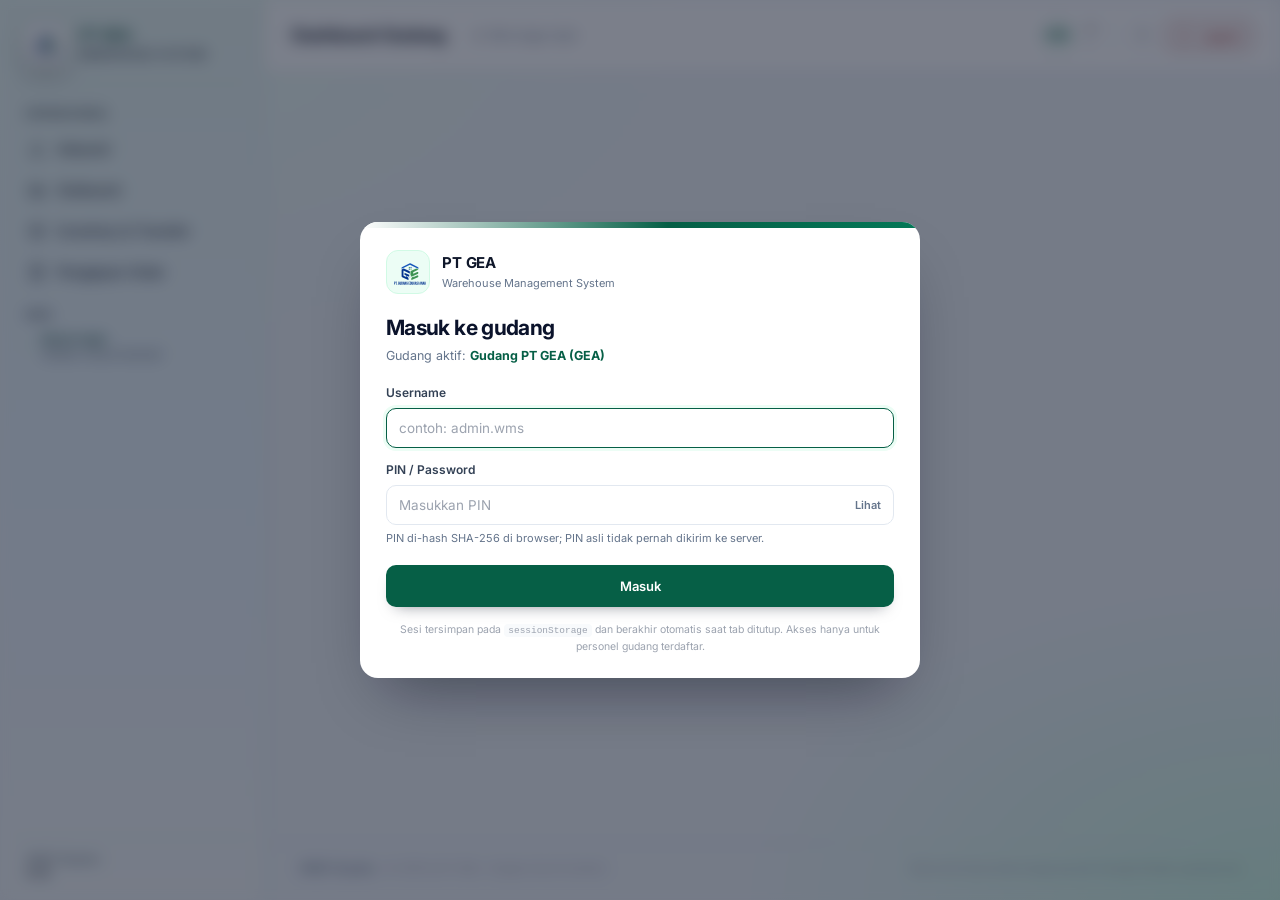
<file: pt-gea.html>
<!DOCTYPE html>
<html lang="id" data-theme="light">
<head>
  <meta charset="UTF-8">
  <meta name="viewport" content="width=device-width, initial-scale=1">
  <meta name="description" content="WMS Terpadu Gudang PT GEA — Inbound, Outbound, Inventory & Transfer, Stock Opname, Pengajuan Order.">
  <meta name="theme-color" content="#022C22">
  <link rel="icon" type="image/png" href="assets/favicon-anemone.png?v=20261126-inventory-audit">
  <link rel="apple-touch-icon" href="assets/icon-anemone-192.png?v=20261126-inventory-audit">
  <link rel="manifest" href="manifest.json?v=20261126-inventory-audit">
  <title>Gudang PT GEA · WMS Terpadu</title>
  <link rel="preconnect" href="https://fonts.googleapis.com">
  <link rel="preconnect" href="https://fonts.gstatic.com" crossorigin>
  <link href="https://fonts.googleapis.com/css2?family=Inter:wght@400;500;600;700&display=swap" rel="stylesheet">
  <link rel="stylesheet" href="css/base.css?v=20261126-inventory-audit">
  <link rel="stylesheet" href="css/theme-gea.css?v=20261126-inventory-audit">
  <script src="js/theme.js?v=20261126-inventory-audit"></script>
  <link rel="stylesheet" href="css/styles.css?v=20261126-inventory-audit">
  <script>
    /* Fallback aman sebelum file PNG logo diunggah. */
    window.wmsLogoSvgFallback = function (img, initials) {
      if (!img || img.getAttribute('data-fallback') === '1') return;
      img.setAttribute('data-fallback', '1');
      img.style.display = 'none';
      var frame = img.parentNode;
      if (!frame || frame.querySelector('.brand-logo-svg')) return;
      var badge = document.createElement('span');
      badge.className = 'brand-logo-svg';
      badge.innerHTML = '<svg viewBox="0 0 48 48" role="img" aria-label="' + initials + '">' +
        '<rect width="48" height="48" rx="12" fill="currentColor"></rect>' +
        '<text x="24" y="30" text-anchor="middle" font-family="Inter, Arial, sans-serif" font-size="14" font-weight="700" fill="#ffffff">' + initials + '</text>' +
        '</svg>';
      frame.appendChild(badge);
    };
  </script>
</head>
<body data-warehouse="GEA" class="auth-gate">
  <noscript>
    <p style="margin:0;padding:14px;background:#fef3c7;color:#92400e;text-align:center;">
      JavaScript wajib diaktifkan untuk menggunakan WMS Terpadu.
    </p>
  </noscript>

  <div class="app-shell">
    <aside class="sidebar" id="sidebar" aria-label="Navigasi utama">
      <div class="sidebar__brand">
        <span class="brand-logo-frame">
          <img class="brand-logo" src="assets/img/logo-gea.png" alt="Logo PT GEA" onerror="wmsLogoSvgFallback(this, 'GEA')">
        </span>
        <span class="brand-text">
          <strong>PT GEA</strong>
          <small>Warehouse System</small>
        </span>
      </div>

      <nav class="sidebar__nav" aria-label="Modul WMS">
        <span class="sidebar__section">Operasional</span>

        <button type="button" class="nav-item" data-module="inbound">
          <svg class="nav-item__icon" viewBox="0 0 24 24" fill="none" stroke="currentColor" stroke-width="1.8" stroke-linecap="round" stroke-linejoin="round" aria-hidden="true">
            <path d="M12 3v10"/><path d="m8 9 4 4 4-4"/><path d="M4 15v3a2 2 0 0 0 2 2h12a2 2 0 0 0 2-2v-3"/>
          </svg>
          <span class="nav-item__text">Inbound</span>
        </button>

        <button type="button" class="nav-item" data-module="outbound">
          <svg class="nav-item__icon" viewBox="0 0 24 24" fill="none" stroke="currentColor" stroke-width="1.8" stroke-linecap="round" stroke-linejoin="round" aria-hidden="true">
            <path d="M3 7h11v9H3z"/><path d="M14 10h4l3 3v3h-7z"/><circle cx="7" cy="18" r="2"/><circle cx="17" cy="18" r="2"/>
          </svg>
          <span class="nav-item__text">Outbound</span>
        </button>

        <button type="button" class="nav-item" data-module="inventory">
          <svg class="nav-item__icon" viewBox="0 0 24 24" fill="none" stroke="currentColor" stroke-width="1.8" stroke-linecap="round" stroke-linejoin="round" aria-hidden="true">
            <path d="m12 3 9 5-9 5-9-5 9-5Z"/><path d="m3 12 9 5 9-5"/><path d="m3 16 9 5 9-5"/>
          </svg>
          <span class="nav-item__text">Inventory &amp; Transfer</span>
        </button>

        <button type="button" class="nav-item" data-module="procurement">
          <svg class="nav-item__icon" viewBox="0 0 24 24" fill="none" stroke="currentColor" stroke-width="1.8" stroke-linecap="round" stroke-linejoin="round" aria-hidden="true">
            <path d="M14 3H7a2 2 0 0 0-2 2v14a2 2 0 0 0 2 2h10a2 2 0 0 0 2-2V8z"/><path d="M14 3v5h5"/><path d="M9 13h6"/><path d="M9 17h4"/>
          </svg>
          <span class="nav-item__text">Pengajuan Order</span>
        </button>

        <button type="button" class="nav-item" data-module="opname" data-requires-role="SUPERVISOR" hidden>
          <svg class="nav-item__icon" viewBox="0 0 24 24" fill="none" stroke="currentColor" stroke-width="1.8" stroke-linecap="round" stroke-linejoin="round" aria-hidden="true">
            <rect x="5" y="4" width="14" height="17" rx="2"/><path d="M9 4V3h6v1"/><path d="m9 13 2 2 4-4"/>
          </svg>
          <span class="nav-item__text">Stock Opname</span>
        </button>

        <button type="button" class="nav-item" data-module="users" data-tab="users" data-requires-role="SUPERVISOR" hidden>
          <svg class="nav-item__icon" viewBox="0 0 24 24" fill="none" stroke="currentColor" stroke-width="1.8" stroke-linecap="round" stroke-linejoin="round" aria-hidden="true"><circle cx="9" cy="8" r="3"/><path d="M3 20v-1a6 6 0 0 1 12 0v1"/><path d="M16 11a3 3 0 1 0 0-6"/><path d="M18 14a5 5 0 0 1 3 5v1"/></svg>
          <span class="nav-item__text">Manajemen Pengguna</span>
        </button>

        <span class="sidebar__section">Sesi</span>
        <div class="sidebar__footer" style="border-top:0;padding-top:0;">
          <span class="status-dot" aria-hidden="true"></span>
          <span>
            <strong id="sidebar-user-name">Belum login</strong>
            <span id="sidebar-user-role">Silakan masuk kembali</span>
          </span>
        </div>
      </nav>

      <div class="sidebar__footer">
        <span>WMS Terpadu · <strong>v1.0</strong></span>
      </div>
    </aside>

    <button type="button" class="sidebar-overlay" id="sidebar-overlay" aria-label="Tutup menu"></button>

    <div class="app-main">
      <header class="topbar">
        <button type="button" class="icon-btn nav-toggle" id="nav-toggle" aria-label="Buka menu navigasi" aria-controls="sidebar">
          <svg viewBox="0 0 24 24" fill="none" stroke="currentColor" stroke-width="2" stroke-linecap="round" aria-hidden="true">
            <path d="M4 7h16M4 12h16M4 17h16"/>
          </svg>
        </button>

        <div class="topbar__context">
          <h1 class="topbar__title" id="page-title">Dashboard Gudang</h1>
        </div>

        <div class="topbar__meta">
          <span class="api-status" id="api-status" data-api-status="idle" title="Status koneksi API">
            <span class="api-status__dot" aria-hidden="true"></span>
            <span class="api-status__label">Menunggu login</span>
          </span>
        </div>

        <div class="user-chip">
          <span class="avatar" id="user-initials" aria-hidden="true">WM</span>
          <span class="user-chip__text">
            <span class="user-chip__name" id="user-name">—</span>
            <span class="user-chip__role" id="user-role">—</span>
          </span>
        </div>

        <div class="topbar__actions">
          <a class="btn btn--ghost btn--sm" href="dashboard-so.html" data-requires-role="SUPERVISOR" hidden>Monitoring SO</a>
          <a class="btn btn--ghost btn--sm" href="dashboard-hr.html?from=GEA" data-hr-nav hidden>Monitoring HR</a>
          <button type="button" class="btn btn--ghost btn--sm" data-theme-toggle aria-label="Ganti tema">?</button>
          <button type="button" class="btn btn--ghost btn--sm" onclick="window.location.href='laporan.html?from=GEA'" data-requires-role="SUPERVISOR" hidden>Pusat Laporan</button>
          <button type="button" class="btn btn--ghost btn--sm" id="switch-warehouse" hidden>
            <svg viewBox="0 0 24 24" fill="none" stroke="currentColor" stroke-width="2" stroke-linecap="round" stroke-linejoin="round" aria-hidden="true">
              <path d="M4 8h13l-3-3"/><path d="M20 16H7l3 3"/>
            </svg>
            Pindah Gudang
          </button>
          <button type="button" class="btn btn--danger-ghost btn--sm" id="logout-btn">
            <svg viewBox="0 0 24 24" fill="none" stroke="currentColor" stroke-width="2" stroke-linecap="round" stroke-linejoin="round" aria-hidden="true">
              <path d="M10 4H6a2 2 0 0 0-2 2v12a2 2 0 0 0 2 2h4"/><path d="M15 8l4 4-4 4"/><path d="M9 12h10"/>
            </svg>
            Logout
          </button>
        </div>
      </header>

      <main class="content" id="module-root">
        <section class="module" data-module-panel="inbound" hidden></section>
        <section class="module" data-module-panel="outbound" hidden>
          <template data-outbound-header-actions>
            <button type="button" class="btn btn--secondary btn--sm" data-action="lead-time">Atur Lead Time Outlet</button>
          </template>
        </section>
        <section class="module" data-module-panel="inventory" hidden></section>
        <section class="module" data-module-panel="procurement" hidden></section>
        <section class="module" data-module-panel="opname" hidden></section>
        <section class="module" data-module-panel="users" data-tab-panel="users" hidden></section>
      </main>

      <footer class="app-footer">
        <span><strong>WMS Terpadu</strong> · CV EPIC &amp; PT GEA · Single-Core Frontend</span>
        <span>Data stok bersumber langsung dari Google Sheets operasional.</span>
      </footer>
    </div>
  </div>

  <div id="modal-root"></div>
  <div class="toast-root" id="toast-root" aria-live="polite" aria-atomic="false"></div>

  <div class="modal-backdrop" id="login-backdrop" aria-hidden="true">
    <div class="modal login-modal" role="dialog" aria-modal="true" aria-labelledby="login-title">
      <div class="login-modal__accent" aria-hidden="true"></div>
      <div class="modal__body">
        <div class="login-brand">
          <span class="brand-logo-frame">
            <img class="brand-logo" src="assets/img/logo-gea.png" alt="Logo PT GEA" onerror="wmsLogoSvgFallback(this, 'GEA')">
          </span>
          <div class="login-brand__meta">
            <strong>PT GEA</strong>
            <span>Warehouse Management System</span>
          </div>
        </div>

        <h2 class="login-heading" id="login-title">Masuk ke gudang</h2>
        <p class="login-sub">Gudang aktif: <strong>Gudang PT GEA (GEA)</strong></p>

        <form id="login-form" novalidate>
          <div class="field">
            <label for="login-username">Username</label>
            <input class="input" id="login-username" name="username" type="text" placeholder="contoh: admin.wms" autocomplete="username" autocapitalize="none" spellcheck="false" required>
          </div>

          <div class="field">
            <label for="login-pin">PIN / Password</label>
            <div class="input-affix">
              <input class="input" id="login-pin" name="pin" type="password" placeholder="Masukkan PIN" autocomplete="current-password" maxlength="64" required>
              <button type="button" class="input-affix__button" id="toggle-pin" aria-label="Tampilkan PIN">Lihat</button>
            </div>
            <p class="field-hint">PIN di-hash SHA-256 di browser; PIN asli tidak pernah dikirim ke server.</p>
          </div>

          <div class="form-alert" id="login-error" hidden role="alert"></div>

          <button class="btn btn--primary btn--block" id="login-submit" type="submit">Masuk</button>
        </form>

        <p class="login-foot">
          Sesi tersimpan pada <code>sessionStorage</code> dan berakhir otomatis saat tab ditutup.
          Akses hanya untuk personel gudang terdaftar.
        </p>
      </div>
    </div>
  </div>

  <script src="js/config.js?v=20261126-inventory-audit"></script>
  <script src="js/api.js?v=20261126-inventory-audit"></script>
  <script src="js/auth.js?v=20261126-inventory-audit"></script>
  <script src="js/file-handler.js?v=20261126-inventory-audit"></script>
  <script src="js/core-router.js?v=20261126-inventory-audit"></script>
  <script src="js/mod-inbound.js?v=20261126-inventory-audit"></script>
  <script src="js/mod-outbound.js?v=20261126-inventory-audit"></script>
  <script src="js/mod-inventory.js?v=20261126-no-backup-batch"></script>
  <script src="js/mod-procurement.js?v=20261126-inventory-audit"></script>
  <script src="js/mod-opname.js?v=20261127-so-cancel"></script>
  <script src="js/mod-users.js?v=20261126-inventory-audit"></script>
</body>
</html>
</file>
<file: css/base.css>
/* ==========================================================================
   base.css — WMS Terpadu CV EPIC & PT GEA
   Layout: fixed left sidebar + sticky top header
   Tema warna di-override oleh theme-epic.css / theme-gea.css
   ========================================================================== */

:root {
  /* Token wajib (di-override per entitas) */
  --primary-color: #1e3a8a;
  --primary-hover: #1d4ed8;
  --primary-light: #eff6ff;
  --badge-accent: #dbeafe;

  /* Netral & semantik - di-override oleh --theme-* dari styles.css */
  --bg: var(--theme-bg);
  --surface: var(--theme-card);
  --surface-muted: var(--theme-surface-muted, #f8fafc);
  --border: var(--theme-border);
  --border-strong: var(--theme-border-strong, #cbd5e1);
  --text: var(--theme-text);
  --text-soft: var(--theme-text-soft);
  --text-muted: var(--theme-text-muted);
  --text-faint: var(--theme-text-faint, #9ca3af);
  --success: var(--success-color, #15803d);
  --success-bg: var(--success-bg, #dcfce7);
  --success-border: var(--success-border, #bbf7d0);
  --warning: var(--warning-color, #b45309);
  --warning-bg: var(--warning-bg, #fef3c7);
  --warning-border: var(--warning-border, #fde68a);
  --danger: var(--danger-color, #b91c1c);
  --danger-bg: var(--danger-bg, #fee2e2);
  --danger-border: var(--danger-border, #fecaca);
  --info: var(--info-color, #1d4ed8);
  --info-bg: var(--info-bg, #dbeafe);

  /* Ukuran & bayangan */
  --sidebar-width: 264px;
  --header-height: 72px;
  --radius-sm: 8px;
  --radius-md: 10px;
  --radius-lg: 14px;
  --radius-xl: 18px;
  --shadow-xs: 0 1px 2px rgba(15, 23, 42, 0.05);
  --shadow-sm: 0 4px 14px -8px rgba(15, 23, 42, 0.16);
  --shadow-md: 0 18px 40px -28px rgba(15, 23, 42, 0.4);
  --shadow-lg: 0 30px 60px -24px rgba(2, 6, 23, 0.45);
  --ring: 0 0 0 3px var(--primary-light);
  --font-sans: "Inter", "Segoe UI", system-ui, -apple-system, "Helvetica Neue", Arial, sans-serif;
  --font-mono: "JetBrains Mono", "Cascadia Code", Consolas, "Courier New", monospace;
}

*,
*::before,
*::after {
  box-sizing: border-box;
}

html {
  -webkit-text-size-adjust: 100%;
  scroll-behavior: smooth;
}

body {
  margin: 0;
  min-height: 100vh;
  font-family: var(--font-sans);
  font-size: 15px;
  line-height: 1.5;
  color: var(--text);
  background: var(--bg);
  -webkit-font-smoothing: antialiased;
}

body.modal-open {
  overflow: hidden;
}

h1, h2, h3, h4, h5, p {
  margin: 0;
}

a {
  color: var(--primary-color);
  text-decoration: none;
}

a:hover {
  text-decoration: underline;
}

button,
input,
select,
textarea {
  font: inherit;
  color: inherit;
}

button {
  cursor: pointer;
}

img {
  max-width: 100%;
  display: block;
}

code {
  font-family: var(--font-mono);
  font-size: 0.9em;
}

svg {
  display: block;
}

[hidden] {
  display: none !important;
}

:focus-visible {
  outline: 2px solid var(--primary-color);
  outline-offset: 2px;
}

::selection {
  background: var(--badge-accent);
  color: var(--primary-color);
}

/* Utilities ---------------------------------------------------------------- */

.sr-only {
  position: absolute;
  width: 1px;
  height: 1px;
  padding: 0;
  margin: -1px;
  overflow: hidden;
  clip: rect(0, 0, 0, 0);
  white-space: nowrap;
  border: 0;
}

.muted {
  color: var(--text-muted);
}

.strong {
  font-weight: 600;
  color: var(--text);
}

.nowrap {
  white-space: nowrap;
}

.link {
  color: var(--primary-color);
  font-size: 12.5px;
  font-weight: 600;
  text-decoration: none;
  white-space: nowrap;
}

.link:hover {
  text-decoration: underline;
}

.eyebrow {
  margin: 0 0 6px;
  font-size: 10.5px;
  font-weight: 700;
  letter-spacing: 0.14em;
  text-transform: uppercase;
  color: var(--primary-color);
}

.cell-stack {
  display: flex;
  flex-direction: column;
  gap: 2px;
  min-width: 0;
}

.cell-stack .muted {
  font-size: 11.5px;
}

/* ==========================================================================
   Shell: sidebar + header
   ========================================================================== */

.app-shell {
  min-height: 100vh;
}

.sidebar {
  position: fixed;
  inset: 0 auto 0 0;
  z-index: 50;
  width: var(--sidebar-width);
  display: flex;
  flex-direction: column;
  padding: 20px 16px 16px;
  color: var(--theme-sidebar-text);
  background-color: var(--theme-sidebar);
  background-image: radial-gradient(120% 55% at 0% 0%, rgba(255, 255, 255, 0.1), transparent 60%);
  border-right: 1px solid rgba(255, 255, 255, 0.06);
}

.sidebar__brand {
  display: flex;
  align-items: center;
  gap: 12px;
  padding: 2px 8px 18px;
  border-bottom: 1px solid rgba(255, 255, 255, 0.1);
}

.brand-logo-frame {
  flex: none;
  width: 44px;
  height: 44px;
  display: grid;
  place-items: center;
  padding: 5px;
  border-radius: 12px;
  background: rgba(255, 255, 255, 0.96);
  box-shadow: 0 8px 18px rgba(0, 0, 0, 0.22);
}

.brand-logo {
  max-height: 36px;
  max-width: 36px;
  width: auto;
  object-fit: contain;
}

.brand-logo-svg {
  display: inline-flex;
  color: var(--primary-color);
}

.brand-logo-svg svg {
  width: 34px;
  height: 34px;
}

.brand-text {
  min-width: 0;
}

.brand-text strong {
  display: block;
  font-size: 14.5px;
  font-weight: 700;
  letter-spacing: -0.01em;
  color: #ffffff;
  line-height: 1.25;
}

.brand-text small {
  display: block;
  margin-top: 3px;
  font-size: 10px;
  font-weight: 600;
  letter-spacing: 0.1em;
  text-transform: uppercase;
  color: rgba(226, 232, 240, 0.55);
}

.sidebar__warehouse {
  margin: 18px 4px 10px;
  padding: 13px 14px;
  border-radius: 13px;
  background: rgba(255, 255, 255, 0.06);
  border: 1px solid rgba(255, 255, 255, 0.09);
}

.sidebar__warehouse-label {
  display: block;
  font-size: 9.5px;
  font-weight: 700;
  letter-spacing: 0.14em;
  text-transform: uppercase;
  color: rgba(226, 232, 240, 0.48);
}

.sidebar__warehouse strong {
  display: block;
  margin-top: 4px;
  font-size: 13.5px;
  color: #ffffff;
  letter-spacing: -0.01em;
}

.sidebar__warehouse-code {
  display: inline-flex;
  margin-top: 7px;
  padding: 2px 8px;
  border-radius: 6px;
  font-family: var(--font-mono);
  font-size: 10.5px;
  font-weight: 700;
  letter-spacing: 0.08em;
  color: var(--theme-sidebar);
  background: var(--theme-sidebar-text);
}

.sidebar__nav {
  flex: 1;
  display: flex;
  flex-direction: column;
  gap: 3px;
  margin-top: 8px;
  overflow-y: auto;
  padding-bottom: 10px;
}

.sidebar__section {
  margin: 14px 10px 6px;
  font-size: 9.5px;
  font-weight: 700;
  letter-spacing: 0.16em;
  text-transform: uppercase;
  color: rgba(226, 232, 240, 0.38);
}

.nav-item {
  position: relative;
  display: flex;
  align-items: center;
  gap: 11px;
  width: 100%;
  padding: 10px 12px;
  border: 0;
  border-radius: 10px;
  background: transparent;
  color: rgba(226, 232, 240, 0.76);
  font-size: 13.5px;
  font-weight: 500;
  text-align: left;
  transition: background 0.18s ease, color 0.18s ease;
}

.nav-item:hover {
  background: rgba(255, 255, 255, 0.07);
  color: #ffffff;
}

.nav-item.is-active {
  background: rgba(255, 255, 255, 0.13);
  color: #ffffff;
  box-shadow: inset 0 0 0 1px rgba(255, 255, 255, 0.07);
}

.nav-item.is-active::before {
  content: "";
  position: absolute;
  left: -8px;
  top: 8px;
  bottom: 8px;
  width: 3px;
  border-radius: 0 3px 3px 0;
  background: var(--badge-accent);
}

.nav-item__icon {
  flex: none;
  width: 18px;
  height: 18px;
  opacity: 0.9;
}

.nav-item__text {
  flex: 1;
  min-width: 0;
  line-height: 1.25;
}

.nav-item__text small {
  display: block;
  margin-top: 2px;
  font-size: 10.5px;
  font-weight: 400;
  color: rgba(226, 232, 240, 0.45);
}

.nav-item.is-active .nav-item__text small {
  color: rgba(226, 232, 240, 0.62);
}

.sidebar__footer {
  display: flex;
  align-items: center;
  gap: 9px;
  padding: 13px 10px 2px;
  border-top: 1px solid rgba(255, 255, 255, 0.1);
  font-size: 11px;
  line-height: 1.35;
  color: rgba(226, 232, 240, 0.5);
}

.sidebar__footer .status-dot {
  flex: none;
  width: 7px;
  height: 7px;
  border-radius: 50%;
  background: var(--badge-accent);
  box-shadow: 0 0 0 3px rgba(255, 255, 255, 0.08);
}

.sidebar__footer strong {
  display: block;
  color: rgba(255, 255, 255, 0.82);
  font-size: 11.5px;
  font-weight: 600;
}

.sidebar-overlay {
  display: none;
  position: fixed;
  inset: 0;
  z-index: 45;
  border: 0;
  background: rgba(15, 23, 42, 0.55);
  backdrop-filter: blur(2px);
}

.app-main {
  min-height: 100vh;
  margin-left: var(--sidebar-width);
  display: flex;
  flex-direction: column;
}

/* Sticky top header -------------------------------------------------------- */

.topbar {
  position: sticky;
  top: 0;
  z-index: 40;
  display: flex;
  align-items: center;
  gap: 14px;
  min-height: var(--header-height);
  padding: 12px 28px;
  background: rgba(255, 255, 255, 0.93);
  backdrop-filter: blur(14px);
  border-bottom: 1px solid var(--border);
}

.topbar__context {
  min-width: 0;
}

.topbar__eyebrow {
  display: block;
  font-size: 9.5px;
  font-weight: 700;
  letter-spacing: 0.14em;
  text-transform: uppercase;
  color: var(--text-faint);
}

.topbar__title {
  margin: 1px 0 0;
  font-size: 17px;
  font-weight: 700;
  letter-spacing: -0.02em;
  color: #0b132b;
  white-space: nowrap;
  overflow: hidden;
  text-overflow: ellipsis;
}

.topbar__meta {
  display: flex;
  align-items: center;
  gap: 8px;
  margin-left: 6px;
}

.warehouse-badge {
  display: inline-flex;
  align-items: center;
  gap: 7px;
  padding: 5px 10px;
  border-radius: 999px;
  border: 1px solid var(--badge-accent);
  background: var(--primary-light);
  color: var(--primary-color);
  font-size: 11.5px;
  font-weight: 600;
  white-space: nowrap;
}

.warehouse-badge .dot {
  width: 6px;
  height: 6px;
  border-radius: 50%;
  background: var(--primary-color);
}

.warehouse-badge code {
  padding: 1px 5px;
  border-radius: 4px;
  background: rgba(255, 255, 255, 0.75);
  font-size: 9.5px;
  font-weight: 700;
  letter-spacing: 0.06em;
}

.api-status {
  display: inline-flex;
  align-items: center;
  gap: 7px;
  padding: 5px 9px;
  border-radius: 999px;
  font-size: 11.5px;
  color: var(--text-muted);
  white-space: nowrap;
}

.api-status__dot {
  width: 7px;
  height: 7px;
  border-radius: 50%;
  background: var(--text-faint);
  transition: background 0.2s ease, box-shadow 0.2s ease;
}

.api-status[data-api-status="online"] {
  color: var(--success);
}

.api-status[data-api-status="online"] .api-status__dot {
  background: #22c55e;
  box-shadow: 0 0 0 3px rgba(34, 197, 94, 0.16);
}

.api-status[data-api-status="offline"] {
  color: var(--danger);
}

.api-status[data-api-status="offline"] .api-status__dot {
  background: #ef4444;
  box-shadow: 0 0 0 3px rgba(239, 68, 68, 0.14);
}

.api-status[data-api-status="checking"] {
  color: var(--warning);
}

.api-status[data-api-status="checking"] .api-status__dot {
  background: #f59e0b;
  animation: pulse-dot 1.1s ease-in-out infinite;
}

.user-chip {
  display: flex;
  align-items: center;
  gap: 10px;
  margin-left: auto;
  min-width: 0;
}

.avatar {
  flex: none;
  width: 34px;
  height: 34px;
  display: grid;
  place-items: center;
  border-radius: 50%;
  border: 1px solid var(--badge-accent);
  background: var(--primary-light);
  color: var(--primary-color);
  font-size: 11.5px;
  font-weight: 700;
  letter-spacing: 0.03em;
}

.user-chip__text {
  min-width: 0;
}

.user-chip__name {
  display: block;
  font-size: 12.5px;
  font-weight: 600;
  line-height: 1.25;
  white-space: nowrap;
  overflow: hidden;
  text-overflow: ellipsis;
  max-width: 180px;
}

.user-chip__role {
  display: block;
  font-size: 10.5px;
  color: var(--text-muted);
  white-space: nowrap;
}

.topbar__actions {
  display: flex;
  align-items: center;
  gap: 8px;
  padding-left: 14px;
  border-left: 1px solid var(--border);
}

.icon-btn {
  display: inline-flex;
  align-items: center;
  justify-content: center;
  width: 34px;
  height: 34px;
  padding: 0;
  border: 1px solid var(--border);
  border-radius: 9px;
  background: var(--surface);
  color: var(--text-muted);
  transition: background 0.15s ease, color 0.15s ease, border-color 0.15s ease;
}

.icon-btn:hover {
  color: var(--text);
  background: var(--surface-muted);
  border-color: var(--border-strong);
}

.icon-btn svg {
  width: 17px;
  height: 17px;
}

.nav-toggle {
  display: none;
}

/* Content ------------------------------------------------------------------ */

.content {
  flex: 1;
  width: 100%;
  max-width: 1560px;
  margin: 0 auto;
  padding: 26px clamp(18px, 3vw, 36px) 44px;
}

.app-footer {
  display: flex;
  flex-wrap: wrap;
  justify-content: space-between;
  gap: 8px;
  padding: 16px clamp(18px, 3vw, 36px) 24px;
  border-top: 1px solid var(--border);
  color: var(--text-faint);
  font-size: 11px;
}

.app-footer strong {
  color: var(--text-muted);
  font-weight: 600;
}

/* Auth gate ---------------------------------------------------------------- */

body.auth-gate .app-shell {
  filter: blur(7px) saturate(0.85);
  pointer-events: none;
  user-select: none;
}

body.auth-gate {
  background-color: var(--bg);
  background-image:
    radial-gradient(70% 60% at 10% 0%, var(--primary-light), transparent 65%),
    radial-gradient(60% 50% at 100% 100%, var(--badge-accent), transparent 70%);
}

/* ==========================================================================
   Tombol, badge, pill, form
   ========================================================================== */

.btn {
  display: inline-flex;
  align-items: center;
  justify-content: center;
  gap: 7px;
  padding: 9px 15px;
  border: 1px solid transparent;
  border-radius: var(--radius-md);
  background: transparent;
  color: var(--text);
  font-size: 13px;
  font-weight: 600;
  line-height: 1.3;
  white-space: nowrap;
  transition: background 0.16s ease, border-color 0.16s ease, color 0.16s ease, box-shadow 0.16s ease, transform 0.06s ease;
}

.btn:active {
  transform: translateY(1px);
}

.btn svg {
  width: 15px;
  height: 15px;
}

.btn--primary {
  background: var(--primary-color);
  color: #ffffff;
  box-shadow: 0 8px 16px -10px rgba(15, 23, 42, 0.55);
}

.btn--primary:hover {
  background: var(--primary-hover);
}

.btn--secondary {
  background: var(--primary-light);
  border-color: var(--badge-accent);
  color: var(--primary-color);
}

.btn--secondary:hover {
  border-color: var(--primary-color);
}

.btn--ghost {
  background: var(--surface);
  border-color: var(--border);
  color: var(--text-soft);
}

.btn--ghost:hover {
  background: var(--surface-muted);
  border-color: var(--border-strong);
}

.btn--danger {
  background: var(--danger);
  color: #ffffff;
}

.btn--danger:hover {
  background: #991b1b;
}

.btn--danger-ghost {
  background: #fff;
  border-color: var(--danger-border);
  color: var(--danger);
}

.btn--danger-ghost:hover {
  background: #fef2f2;
}

.btn--sm {
  padding: 6px 11px;
  border-radius: var(--radius-sm);
  font-size: 12px;
}

.btn--block {
  width: 100%;
}

.btn[disabled] {
  opacity: 0.55;
  cursor: not-allowed;
  box-shadow: none;
  transform: none;
}

.btn-row {
  display: flex;
  align-items: center;
  gap: 6px;
  flex-wrap: wrap;
}

.badge {
  display: inline-flex;
  align-items: center;
  gap: 5px;
  padding: 3px 8px;
  border: 1px solid transparent;
  border-radius: 999px;
  font-size: 9.5px;
  font-weight: 700;
  letter-spacing: 0.03em;
  text-transform: uppercase;
  white-space: nowrap;
  line-height: 1.6;
}

.badge__dot {
  width: 5px;
  height: 5px;
  border-radius: 50%;
  background: currentColor;
}

.badge--warning {
  color: #92400e;
  background: var(--warning-bg);
  border-color: var(--warning-border);
}

.badge--success {
  color: #166534;
  background: var(--success-bg);
  border-color: var(--success-border);
}

.badge--danger {
  color: #991b1b;
  background: var(--danger-bg);
  border-color: var(--danger-border);
}

.badge--info {
  color: #1e40af;
  background: #dbeafe;
  border-color: #bfdbfe;
}

.badge--accent {
  color: var(--primary-color);
  background: var(--badge-accent);
  border-color: var(--badge-accent);
}

.badge--neutral {
  color: #475569;
  background: #f1f5f9;
  border-color: #e2e8f0;
}

/* --- Pills --- */
.pill {
  display: inline-flex;
  align-items: center;
  gap: 6px;
  padding: 4px 10px;
  border: 1px solid transparent;
  border-radius: 999px;
  font-size: 11px;
  font-weight: 700;
  letter-spacing: 0.03em;
  white-space: nowrap;
  background-image: none !important;
}

/* --- Status pills — Light mode --- */
.pill--outbound { border-color: #fdba74; color: #c2410c; background: #fff7ed; }
.pill--inbound { border-color: #93c5fd; color: #1d4ed8; background: #eff6ff; }
.pill--delivered { border-color: #6ee7b7; color: #047857; background: #ecfdf5; }
.pill--pending { border-color: #fde047; color: #a16207; background: #fefce8; }
.pill--rejected { border-color: #fca5a5; color: #b91c1c; background: #fef2f2; }
.pill--neutral { border-color: #cbd5e1; color: #334155; background: #f8fafc; }
.stock-status--tersedia { border-color: #6ee7b7; color: #047857; background: #ecfdf5; }
.stock-status--karantina { border-color: #fca5a5; color: #b91c1c; background: #fef2f2; }
.stock-status--menipis { border-color: #fde047; color: #a16207; background: #fefce8; }

/* --- Status pills — Dark mode */
[data-theme="dark"] .pill--outbound {
  border-color: rgba(249, 115, 22, 0.38); color: #fdba74; background: rgba(249, 115, 22, 0.16);
}
[data-theme="dark"] .pill--inbound {
  border-color: rgba(59, 130, 246, 0.38); color: #93c5fd; background: rgba(59, 130, 246, 0.16);
}
[data-theme="dark"] .pill--delivered {
  border-color: rgba(16, 185, 129, 0.38); color: #6ee7b7; background: rgba(16, 185, 129, 0.16);
}
[data-theme="dark"] .pill--pending {
  border-color: rgba(234, 179, 8, 0.38); color: #fde047; background: rgba(234, 179, 8, 0.16);
}
[data-theme="dark"] .pill--rejected {
  border-color: rgba(239, 68, 68, 0.35); color: #fca5a5; background: rgba(239, 68, 68, 0.16);
}
[data-theme="dark"] .pill--neutral {
  border-color: rgba(148, 163, 184, 0.35); color: #cbd5e1; background: rgba(148, 163, 184, 0.16);
}

/* --- Pill — Muted */
.pill--muted {
  background: var(--surface-muted);
  border-color: var(--border);
  color: var(--text-muted);
}

.field {
  display: flex;
  flex-direction: column;
  gap: 6px;
  min-width: 0;
}

.field > label,
.field__label {
  font-size: 12px;
  font-weight: 600;
  color: var(--text-soft);
}

.field > label .req {
  color: var(--danger);
  margin-left: 2px;
}

.input,
.select,
.textarea {
  width: 100%;
  min-height: 40px;
  padding: 9px 12px;
  border: 1px solid var(--border);
  border-radius: var(--radius-md);
  background: var(--surface);
  color: var(--text);
  font-size: 13.5px;
  transition: border-color 0.15s ease, box-shadow 0.15s ease;
}

.textarea {
  min-height: 84px;
  resize: vertical;
}

.input::placeholder,
.textarea::placeholder {
  color: var(--text-faint);
}

.input:focus,
.select:focus,
.textarea:focus {
  outline: none;
  border-color: var(--primary-color);
  box-shadow: var(--ring);
}

.input[readonly],
.input:disabled,
.select:disabled {
  background: var(--surface-muted);
  color: var(--text-muted);
}

.select {
  appearance: none;
  -webkit-appearance: none;
  padding-right: 34px;
  background-image: url("data:image/svg+xml;charset=UTF-8,%3Csvg xmlns='http://www.w3.org/2000/svg' width='14' height='14' viewBox='0 0 24 24' fill='none' stroke='%236B7280' stroke-width='2.4' stroke-linecap='round' stroke-linejoin='round'%3E%3Cpath d='m6 9 6 6 6-6'/%3E%3C/svg%3E");
  background-repeat: no-repeat;
  background-position: right 12px center;
  background-size: 14px;
}

.select--sm {
  width: auto;
  min-height: 34px;
  padding: 6px 30px 6px 10px;
  border-radius: var(--radius-sm);
  font-size: 12px;
  background-position: right 9px center;
}

.field-hint {
  font-size: 11px;
  line-height: 1.45;
  color: var(--text-muted);
}

.field-error {
  font-size: 11.5px;
  color: var(--danger);
}

.input-affix {
  position: relative;
  display: flex;
  align-items: center;
}

.input-affix .input {
  padding-right: 74px;
}

.input-affix__button {
  position: absolute;
  right: 5px;
  top: 50%;
  transform: translateY(-50%);
  padding: 5px 8px;
  border: 0;
  border-radius: 6px;
  background: transparent;
  color: var(--text-muted);
  font-size: 11px;
  font-weight: 600;
}

.input-affix__button:hover {
  background: var(--surface-muted);
  color: var(--text);
}

.form-grid {
  display: grid;
  grid-template-columns: repeat(2, minmax(0, 1fr));
  gap: 14px 16px;
}

.form-grid .field--full {
  grid-column: 1 / -1;
}

.form-actions {
  display: flex;
  justify-content: flex-end;
  gap: 9px;
  margin-top: 16px;
  flex-wrap: wrap;
}

.form-alert {
  margin-top: 12px;
  padding: 9px 12px;
  border: 1px solid var(--danger-border);
  border-radius: var(--radius-sm);
  background: #fef2f2;
  color: var(--danger);
  font-size: 12px;
  line-height: 1.45;
}

.form-note {
  padding: 10px 12px;
  border: 1px solid var(--border);
  border-radius: var(--radius-sm);
  background: var(--surface-muted);
  color: var(--text-muted);
  font-size: 11.5px;
  line-height: 1.5;
}

.search-field {
  position: relative;
  flex: 1 1 240px;
  max-width: 340px;
  min-width: 180px;
  display: block;
}

.search-field .search-field__icon {
  position: absolute;
  left: 11px;
  top: 50%;
  width: 15px;
  height: 15px;
  transform: translateY(-50%);
  color: var(--text-faint);
  pointer-events: none;
}

.search-field .input {
  min-height: 36px;
  padding: 7px 12px 7px 34px;
  font-size: 12.5px;
  border-radius: var(--radius-sm);
}

.spinner {
  width: 14px;
  height: 14px;
  border: 2px solid rgba(255, 255, 255, 0.4);
  border-top-color: #ffffff;
  border-radius: 50%;
  animation: spin 0.7s linear infinite;
}

.btn--ghost .spinner,
.btn--danger-ghost .spinner {
  border-color: rgba(15, 23, 42, 0.2);
  border-top-color: var(--primary-color);
}

/* ==========================================================================
   Kartu, statistik, tabel
   ========================================================================== */

.card {
  background: var(--surface);
  border: 1px solid var(--border);
  border-radius: var(--radius-xl);
  box-shadow: var(--shadow-sm);
  overflow: hidden;
}

.card + .card {
  margin-top: 18px;
}

.card__head {
  display: flex;
  align-items: center;
  justify-content: space-between;
  gap: 14px;
  flex-wrap: wrap;
  padding: 15px 18px;
  border-bottom: 1px solid var(--border);
}

.card__head h3 {
  font-size: 14.5px;
  font-weight: 700;
  letter-spacing: -0.01em;
}

.card__head p {
  margin-top: 2px;
  font-size: 11.5px;
  color: var(--text-muted);
}

.card__body {
  padding: 18px;
}

.module-head {
  display: flex;
  align-items: flex-start;
  justify-content: space-between;
  gap: 18px;
  flex-wrap: wrap;
}

.module-head h2 {
  margin: 0 0 5px;
  font-size: clamp(22px, 2.3vw, 28px);
  font-weight: 700;
  letter-spacing: -0.03em;
  color: #0b132b;
}

.module-head__desc {
  max-width: 780px;
  font-size: 13px;
  color: var(--text-muted);
}

.module-head__actions {
  display: flex;
  align-items: center;
  gap: 8px;
  flex-wrap: wrap;
}

.stat-grid {
  display: grid;
  grid-template-columns: repeat(auto-fit, minmax(178px, 1fr));
  gap: 13px;
  margin: 18px 0;
}

.stat-card {
  position: relative;
  padding: 15px 16px;
  border: 1px solid var(--border);
  border-radius: var(--radius-lg);
  background: var(--surface);
  box-shadow: var(--shadow-xs);
  overflow: hidden;
}

.stat-card--accent {
  background: linear-gradient(135deg, var(--primary-light), #ffffff 72%);
  border-color: var(--badge-accent);
}

.stat-card__label {
  display: block;
  font-size: 10px;
  font-weight: 700;
  letter-spacing: 0.09em;
  text-transform: uppercase;
  color: var(--text-muted);
}

.stat-card__value {
  display: block;
  margin-top: 5px;
  font-size: 25px;
  font-weight: 700;
  letter-spacing: -0.03em;
  line-height: 1.1;
  color: #0f172a;
  font-variant-numeric: tabular-nums;
}

.stat-card__meta {
  display: block;
  margin-top: 4px;
  font-size: 10.5px;
  color: var(--text-muted);
}

.stat-card__meta .up {
  color: var(--danger);
  font-weight: 600;
}

.stat-card__meta .down {
  color: var(--success);
  font-weight: 600;
}


.status-tabs {
  display: flex;
  align-items: center;
  gap: 6px;
  padding: 12px 16px 0;
  overflow-x: auto;
  scrollbar-width: thin;
  background: var(--surface);
}

.status-tabs__tab {
  display: inline-flex;
  align-items: center;
  justify-content: center;
  gap: 8px;
  flex: 0 0 auto;
  min-height: 36px;
  padding: 7px 12px;
  border: 1px solid var(--border);
  border-radius: 8px 8px 0 0;
  background: var(--surface-muted);
  color: var(--text-muted);
  font: inherit;
  font-size: 12px;
  font-weight: 600;
  cursor: pointer;
  transition: color .15s ease, background .15s ease, border-color .15s ease;
}

.status-tabs__tab:hover { color: var(--text); }
.status-tabs__tab.is-active {
  border-color: var(--primary-color) var(--primary-color) var(--surface);
  background: var(--surface);
  color: var(--primary-color);
  box-shadow: inset 0 2px 0 var(--primary-color);
}

.tab-badge {
  display: inline-flex;
  align-items: center;
  justify-content: center;
  min-width: 20px;
  height: 20px;
  padding: 0 6px;
  border-radius: 999px;
  background: var(--primary-color);
  color: #fff;
  font-size: 10px;
  line-height: 1;
  font-weight: 700;
  font-variant-numeric: tabular-nums;
}

.tab-badge--task { background: #dc2626; color: #fff; }
.status-tabs__tab[data-status-tab="DISPATCHED"] .tab-badge--task { background: #d97706; }
.tab-badge--zero { background: #e5e7eb !important; color: #6b7280 !important; }

@media (max-width: 640px) {
  .status-tabs { padding: 10px 12px 0; gap: 5px; }
  .status-tabs__tab { min-height: 34px; padding: 6px 9px; font-size: 11px; }
}

.toolbar {
  display: flex;
  align-items: center;
  gap: 9px;
  flex-wrap: wrap;
  padding: 12px 16px;
  border-bottom: 1px solid var(--border);
  background: var(--surface);
}

.toolbar__spacer {
  flex: 1 1 auto;
}

.toolbar__note {
  font-size: 11px;
  color: var(--text-faint);
}

.toolbar__note code {
  padding: 2px 5px;
  border-radius: 4px;
  background: var(--surface-muted);
  color: var(--text-muted);
  font-size: 10px;
}

.table-wrap {
  width: 100%;
  overflow-x: auto;
}

.data-table {
  width: 100%;
  min-width: 880px;
  border-collapse: separate;
  border-spacing: 0;
  font-size: 12.5px;
}

.data-table thead th {
  position: sticky;
  top: 0;
  z-index: 1;
  padding: 10px 14px;
  background: var(--surface-muted);
  border-bottom: 1px solid var(--border);
  color: #475569;
  font-size: 9.5px;
  font-weight: 700;
  letter-spacing: 0.08em;
  text-transform: uppercase;
  text-align: left;
  white-space: nowrap;
}

.data-table tbody td {
  padding: 11px 14px;
  border-bottom: 1px solid #f1f5f9;
  vertical-align: middle;
}

.data-table tbody tr:last-child td {
  border-bottom: 0;
}

.data-table tbody tr[data-row]:hover {
  background: #f8fafc;
}

.data-table tbody tr[data-row][data-kartu-sku] {
  cursor: pointer;
}

.table-link {
  padding: 0;
  border: 0;
  background: transparent;
  color: var(--primary-color);
  font: inherit;
  font-weight: 600;
  text-align: left;
  cursor: pointer;
}

.table-link:hover {
  text-decoration: underline;
}

.table-link:focus-visible {
  outline: 2px solid var(--primary-color);
  outline-offset: 2px;
  border-radius: 3px;
}

.data-table tbody tr[data-row] td:first-child {
  font-weight: 600;
  color: #0f172a;
  white-space: nowrap;
}

.data-table .num {
  text-align: right;
  font-variant-numeric: tabular-nums;
  white-space: nowrap;
}

.data-table .center {
  text-align: center;
}

.data-table .num--pos {
  color: var(--success);
  font-weight: 600;
}

.data-table .num--karantina {
  color: var(--danger);
  font-weight: 600;
}

.data-table .num--neg {
  color: var(--danger);
  font-weight: 600;
}

.data-table .actions-cell {
  white-space: nowrap;
  text-align: right;
}

.table-actions {
  display: flex;
  align-items: center;
  justify-content: flex-end;
  gap: 10px;
}

.table-actions .link {
  font-size: 11.5px;
}

.data-table--compact thead th {
  padding: 9px 10px;
}

.data-table--compact tbody td {
  padding: 9px 10px;
}

.data-table--compact tbody tr[data-row] td:first-child .cell-stack .strong {
  white-space: nowrap;
}

.table-state > td {
  padding: 0 !important;
  border-bottom: 0 !important;
}

.data-table--compact {
  min-width: 760px;
}

/* Skeleton & state --------------------------------------------------------- */

.skeleton {
  display: inline-block;
  height: 10px;
  width: 100%;
  border-radius: 5px;
  background: linear-gradient(90deg, #eef2f7 25%, #f8fafc 37%, #eef2f7 63%);
  background-size: 400% 100%;
  animation: shimmer 1.5s ease infinite;
}

.skeleton--sm {
  width: 46px;
}

.skeleton--md {
  width: 72%;
}

.skeleton-stack {
  display: flex;
  flex-direction: column;
  gap: 14px;
  padding: 20px 18px;
}

.skeleton-row {
  display: flex;
  align-items: center;
  gap: 22px;
}

.skeleton-row .skeleton {
  flex: 1;
}

.skeleton-row .skeleton--sm {
  flex: 0 0 46px;
}

.skeleton-row .skeleton--md {
  flex: 0 0 32%;
}

.state-panel {
  display: flex;
  flex-direction: column;
  align-items: center;
  gap: 7px;
  padding: 30px 18px;
  text-align: center;
}

.state-panel__icon {
  display: grid;
  place-items: center;
  width: 42px;
  height: 42px;
  margin-bottom: 2px;
  border-radius: 50%;
  background: var(--surface-muted);
  color: var(--text-faint);
}

.state-panel__icon svg {
  width: 20px;
  height: 20px;
}

.state-panel h4 {
  font-size: 13px;
  font-weight: 600;
  color: var(--text-soft);
}

.state-panel p {
  max-width: 430px;
  font-size: 11.5px;
  color: var(--text-muted);
}

.state-panel .btn {
  margin-top: 6px;
}

.state-panel--error .state-panel__icon {
  background: #fef2f2;
  color: var(--danger);
}

.state-panel--error h4 {
  color: var(--danger);
}

/* ==========================================================================
   Sub-tab modul (Inventory)
   ========================================================================== */

.subnav {
  display: inline-flex;
  flex-wrap: wrap;
  gap: 3px;
  padding: 4px;
  border: 1px solid var(--border);
  border-radius: 12px;
  background: #eef2f7;
  margin: 16px 0 18px;
}

.subnav__btn {
  padding: 7px 13px;
  border: 0;
  border-radius: 8px;
  background: transparent;
  color: var(--text-muted);
  font-size: 12px;
  font-weight: 600;
  transition: background 0.15s ease, color 0.15s ease, box-shadow 0.15s ease;
}

.subnav__btn:hover {
  color: var(--text);
}

.subnav__btn.is-active {
  background: var(--surface);
  color: var(--primary-color);
  box-shadow: 0 2px 6px rgba(15, 23, 42, 0.08);
}

.subpanel[hidden] {
  display: none !important;
}

/* ==========================================================================
   Tata letak form & detail
   ========================================================================== */

.split-grid {
  display: grid;
  grid-template-columns: minmax(0, 1.65fr) minmax(270px, 1fr);
  gap: 18px;
  align-items: start;
}

.detail-grid {
  display: grid;
  grid-template-columns: repeat(2, minmax(0, 1fr));
  gap: 10px 18px;
  padding: 13px 14px;
  margin-bottom: 16px;
  border: 1px solid var(--border);
  border-radius: 12px;
  background: var(--surface-muted);
}

.detail {
  min-width: 0;
}

.detail--full {
  grid-column: 1 / -1;
}

.detail__label {
  display: block;
  font-size: 9.5px;
  font-weight: 700;
  letter-spacing: 0.08em;
  text-transform: uppercase;
  color: var(--text-muted);
}

.detail__value {
  display: block;
  margin-top: 2px;
  font-size: 12.5px;
  font-weight: 600;
  color: var(--text);
  overflow-wrap: anywhere;
}

.detail__value--muted {
  font-weight: 400;
  color: var(--text-muted);
}

.info-list {
  display: flex;
  flex-direction: column;
  gap: 11px;
  margin: 0;
  padding: 0;
  list-style: none;
  font-size: 12px;
  line-height: 1.5;
  color: var(--text-muted);
}

.info-list li {
  display: flex;
  gap: 9px;
}

.info-list svg {
  flex: none;
  width: 15px;
  height: 15px;
  margin-top: 1px;
  color: var(--primary-color);
}

.info-list strong {
  color: var(--text);
  font-weight: 600;
}

.confirm-panel {
  display: flex;
  gap: 10px;
  padding: 11px 13px;
  border: 1px solid var(--border);
  border-radius: 10px;
  background: var(--surface-muted);
  color: var(--text-muted);
  font-size: 12px;
  line-height: 1.5;
}

.confirm-panel svg {
  flex: none;
  width: 16px;
  height: 16px;
  margin-top: 1px;
  color: var(--text-muted);
}

.confirm-panel strong {
  color: var(--text);
}

.confirm-panel--warning {
  background: #fffbeb;
  border-color: var(--warning-border);
  color: #92400e;
}

.confirm-panel--warning svg {
  color: var(--warning);
}

.confirm-panel--danger {
  background: #fef2f2;
  border-color: var(--danger-border);
  color: #991b1b;
}

.confirm-panel--danger svg {
  color: var(--danger);
}

.confirm-panel--success {
  background: #f0fdf4;
  border-color: var(--success-border);
  color: #166534;
}

.confirm-panel--success svg {
  color: var(--success);
}

/* Dialog konfirmasi transfer ---------------------------------------------- */

.transfer-route {
  display: grid;
  grid-template-columns: minmax(0, 1fr) auto minmax(0, 1fr);
  gap: 10px;
  align-items: center;
  margin: 4px 0 16px;
}

.transfer-node {
  padding: 13px 10px;
  border: 1px solid var(--border);
  border-radius: 12px;
  background: var(--surface-muted);
  text-align: center;
  min-width: 0;
}

.transfer-node__label {
  display: block;
  font-size: 9px;
  font-weight: 700;
  letter-spacing: 0.12em;
  text-transform: uppercase;
  color: var(--text-faint);
}

.transfer-node__code {
  display: block;
  margin-top: 3px;
  font-family: var(--font-mono);
  font-size: 20px;
  font-weight: 700;
  letter-spacing: -0.02em;
  color: var(--primary-color);
}

.transfer-node__name {
  display: block;
  margin-top: 1px;
  font-size: 10.5px;
  color: var(--text-muted);
  overflow-wrap: anywhere;
}

.transfer-node--target {
  border-color: var(--badge-accent);
  background: var(--primary-light);
}

.transfer-node--target .transfer-node__code {
  color: var(--primary-color);
}

.transfer-arrow {
  display: flex;
  align-items: center;
  justify-content: center;
  color: var(--primary-color);
}

.transfer-arrow svg {
  width: 34px;
  height: 22px;
}

.transfer-summary {
  display: grid;
  grid-template-columns: repeat(2, minmax(0, 1fr));
  gap: 8px;
  margin-bottom: 14px;
}

.transfer-summary .detail {
  padding: 9px 11px;
  border: 1px solid var(--border);
  border-radius: 9px;
  background: #fff;
}

/* ==========================================================================
   Upload berkas PDF
   ========================================================================== */

.file-drop {
  position: relative;
  display: block;
  padding: 16px;
  border: 1.5px dashed var(--border-strong);
  border-radius: 11px;
  background: var(--surface-muted);
  text-align: center;
  transition: border-color 0.15s ease, background 0.15s ease;
}

.file-drop:hover,
.file-drop.is-dragover {
  border-color: var(--primary-color);
  background: var(--primary-light);
}

.file-drop input[type="file"] {
  position: absolute;
  inset: 0;
  width: 100%;
  height: 100%;
  opacity: 0;
  cursor: pointer;
}

.file-drop__icon {
  display: grid;
  place-items: center;
  width: 36px;
  height: 36px;
  margin: 0 auto 6px;
  border-radius: 9px;
  background: #fff;
  border: 1px solid var(--border);
  color: var(--primary-color);
}

.file-drop__icon svg {
  width: 18px;
  height: 18px;
}

.file-drop__title {
  display: block;
  font-size: 12.5px;
  font-weight: 600;
  color: var(--text-soft);
}

.file-drop__hint {
  display: block;
  margin-top: 2px;
  font-size: 10.5px;
  color: var(--text-muted);
}

.file-chip {
  display: flex;
  align-items: center;
  gap: 9px;
  margin-top: 8px;
  padding: 8px 10px;
  border: 1px solid var(--border);
  border-radius: 9px;
  background: #fff;
  font-size: 11.5px;
}

.file-chip__icon {
  flex: none;
  display: grid;
  place-items: center;
  width: 26px;
  height: 26px;
  border-radius: 6px;
  background: #fef2f2;
  color: var(--danger);
}

.file-chip__icon svg {
  width: 14px;
  height: 14px;
}

.file-chip__name {
  min-width: 0;
  overflow: hidden;
  text-overflow: ellipsis;
  white-space: nowrap;
  font-weight: 600;
  color: var(--text-soft);
}

.file-chip__meta {
  margin-left: auto;
  flex: none;
  color: var(--text-muted);
  font-size: 10.5px;
}

.file-chip__remove {
  flex: none;
  display: grid;
  place-items: center;
  width: 22px;
  height: 22px;
  padding: 0;
  border: 0;
  border-radius: 5px;
  background: transparent;
  color: var(--text-faint);
}

.file-chip__remove:hover {
  background: var(--danger-bg);
  color: var(--danger);
}

.file-chip__remove svg {
  width: 12px;
  height: 12px;
}

/* ==========================================================================
   Modal
   ========================================================================== */

.modal-backdrop {
  position: fixed;
  inset: 0;
  z-index: 100;
  display: flex;
  align-items: center;
  justify-content: center;
  padding: 20px;
  background: rgba(15, 23, 42, 0.55);
  backdrop-filter: blur(4px);
  opacity: 0;
  pointer-events: none;
  transition: opacity 0.18s ease;
}

.modal-backdrop.is-open {
  opacity: 1;
  pointer-events: auto;
}

.modal {
  display: flex;
  flex-direction: column;
  width: 100%;
  max-width: 560px;
  max-height: calc(100vh - 40px);
  overflow: hidden;
  border-radius: var(--radius-xl);
  background: var(--surface);
  box-shadow: var(--shadow-lg);
  transform: translateY(12px) scale(0.985);
  transition: transform 0.2s ease;
}

.modal-backdrop.is-open .modal {
  transform: none;
}

.modal--sm {
  max-width: 450px;
}

.modal--lg {
  max-width: 720px;
}

.modal--xl {
  max-width: 920px;
}

.modal__header {
  display: flex;
  align-items: flex-start;
  justify-content: space-between;
  gap: 14px;
  padding: 20px 22px 13px;
}

.modal__header h3 {
  font-size: 18px;
  font-weight: 700;
  letter-spacing: -0.02em;
  color: #0b132b;
}

.modal__header p:not(.eyebrow) {
  margin-top: 4px;
  font-size: 12px;
  color: var(--text-muted);
}

.modal__close {
  flex: none;
  border-color: transparent;
  background: transparent;
}

.modal__close svg {
  width: 16px;
  height: 16px;
}

.modal__body {
  padding: 4px 22px 20px;
  overflow-y: auto;
}

.modal__footer {
  display: flex;
  align-items: center;
  justify-content: flex-end;
  gap: 9px;
  flex-wrap: wrap;
  padding: 14px 22px 18px;
  border-top: 1px solid #f1f5f9;
  background: #fff;
}

/* Modal login -------------------------------------------------------------- */

.login-modal {
  max-width: 430px;
}

.login-modal__accent {
  height: 6px;
  flex: none;
  background: linear-gradient(90deg, var(--theme-sidebar), var(--primary-color) 55%, var(--primary-hover));
}

.login-modal .modal__body {
  padding: 22px 26px 24px;
  overflow: visible;
}

.login-brand {
  display: flex;
  align-items: center;
  gap: 12px;
  margin-bottom: 18px;
}

.login-brand .brand-logo-frame {
  background: var(--primary-light);
  border: 1px solid var(--badge-accent);
  box-shadow: none;
}

.login-brand .brand-logo-svg {
  color: var(--primary-color);
}

.login-brand__meta strong {
  display: block;
  font-size: 15px;
  font-weight: 700;
  letter-spacing: -0.01em;
}

.login-brand__meta span {
  display: block;
  margin-top: 1px;
  font-size: 11px;
  color: var(--text-muted);
}

.login-heading {
  font-size: 21px;
  font-weight: 700;
  letter-spacing: -0.03em;
  color: #0b132b;
}

.login-sub {
  margin: 4px 0 18px;
  font-size: 12.5px;
  color: var(--text-muted);
}

.login-sub strong {
  color: var(--primary-color);
}

.login-modal .field + .field {
  margin-top: 13px;
}

.login-modal .btn--block {
  margin-top: 18px;
  min-height: 42px;
}

.login-foot {
  margin-top: 15px;
  font-size: 10.5px;
  line-height: 1.5;
  color: var(--text-faint);
  text-align: center;
}

.login-foot code {
  background: var(--surface-muted);
  padding: 1px 4px;
  border-radius: 4px;
}

/* ==========================================================================
   Toast
   ========================================================================== */

.toast-root {
  position: fixed;
  right: 18px;
  bottom: 18px;
  z-index: 200;
  display: flex;
  flex-direction: column;
  gap: 9px;
  width: min(360px, calc(100vw - 36px));
  pointer-events: none;
}

.toast {
  display: flex;
  align-items: flex-start;
  gap: 10px;
  padding: 11px 12px;
  border-radius: 12px;
  background: #0f172a;
  color: #f8fafc;
  box-shadow: 0 18px 40px -18px rgba(2, 6, 23, 0.6);
  pointer-events: auto;
  animation: toast-in 0.22s ease;
}

.toast.is-leaving {
  opacity: 0;
  transform: translateY(6px);
  transition: opacity 0.18s ease, transform 0.18s ease;
}

.toast--success {
  border-left: 3px solid #22c55e;
}

.toast--warning {
  border-left: 3px solid #f59e0b;
}

.toast--danger {
  border-left: 3px solid #ef4444;
}

.toast--info {
  border-left: 3px solid var(--badge-accent);
}

.toast__icon {
  flex: none;
  display: grid;
  place-items: center;
  width: 22px;
  height: 22px;
  border-radius: 50%;
  background: rgba(255, 255, 255, 0.1);
}

.toast__icon svg {
  width: 13px;
  height: 13px;
}

.toast--success .toast__icon {
  color: #4ade80;
}

.toast--warning .toast__icon {
  color: #fbbf24;
}

.toast--danger .toast__icon {
  color: #f87171;
}

.toast__content {
  flex: 1;
  min-width: 0;
  font-size: 11.5px;
  line-height: 1.45;
}

.toast__content strong {
  display: block;
  margin-bottom: 1px;
  font-size: 12px;
  font-weight: 600;
}

.toast__content p {
  color: rgba(248, 250, 252, 0.78);
}

.toast__close {
  flex: none;
  display: grid;
  place-items: center;
  width: 20px;
  height: 20px;
  padding: 0;
  border: 0;
  border-radius: 5px;
  background: transparent;
  color: rgba(248, 250, 252, 0.55);
}

.toast__close:hover {
  background: rgba(255, 255, 255, 0.1);
  color: #fff;
}

.toast__close svg {
  width: 11px;
  height: 11px;
}

/* ==========================================================================
   Panel terkunci (STAFF pada modul Opname)
   ========================================================================== */

.locked-panel {
  max-width: 520px;
  margin: 48px auto;
  padding: 32px 28px;
  border: 1px solid var(--border);
  border-radius: var(--radius-xl);
  background: var(--surface);
  box-shadow: var(--shadow-sm);
  text-align: center;
}

.locked-panel__icon {
  display: grid;
  place-items: center;
  width: 54px;
  height: 54px;
  margin: 0 auto 14px;
  border-radius: 50%;
  background: var(--warning-bg);
  color: var(--warning);
}

.locked-panel__icon svg {
  width: 24px;
  height: 24px;
}

.locked-panel h3 {
  font-size: 19px;
  letter-spacing: -0.02em;
}

.locked-panel p {
  max-width: 380px;
  margin: 7px auto 18px;
  font-size: 12.5px;
  color: var(--text-muted);
}

/* ==========================================================================
   Portal pemilihan gudang (index.html)
   ========================================================================== */

.portal-body {
  min-height: 100vh;
  display: flex;
  flex-direction: column;
  background-color: #f5f7fb;
  background-image:
    radial-gradient(60% 45% at 8% 0%, #fff7ed, transparent 65%),
    radial-gradient(55% 40% at 100% 100%, #ecfdf5, transparent 70%);
}

.portal-header {
  display: flex;
  align-items: center;
  justify-content: space-between;
  gap: 16px;
  padding: 20px clamp(20px, 5vw, 64px);
}

.portal-brand {
  display: flex;
  align-items: center;
  gap: 11px;
  font-size: 13px;
  font-weight: 700;
  letter-spacing: -0.01em;
  color: #0f172a;
}

.portal-brand__mark {
  display: grid;
  place-items: center;
  width: 38px;
  height: 38px;
  border-radius: 11px;
  background: #0f172a;
  color: #fff;
  font-size: 10.5px;
  font-weight: 700;
  letter-spacing: 0.04em;
}

.portal-brand__logo {
  display: block;
  height: 40px;
  width: auto;
  max-width: 160px;
  object-fit: contain;
}

.portal-brand small {
  display: block;
  font-size: 9.5px;
  font-weight: 700;
  letter-spacing: 0.12em;
  text-transform: uppercase;
  color: var(--text-faint);
}

.portal-header__meta {
  font-size: 11px;
  color: var(--text-muted);
}

.portal-main {
  flex: 1;
  width: 100%;
  max-width: 1120px;
  margin: 0 auto;
  padding: clamp(22px, 5vw, 60px) clamp(20px, 4vw, 40px) 56px;
}

.portal-hero {
  max-width: 700px;
  margin-bottom: clamp(26px, 4vw, 42px);
}

.portal-hero h1 {
  margin: 10px 0 13px;
  font-size: clamp(29px, 4.4vw, 44px);
  font-weight: 700;
  line-height: 1.08;
  letter-spacing: -0.04em;
  color: #0b132b;
}

.portal-hero p {
  max-width: 590px;
  font-size: 14px;
  line-height: 1.6;
  color: var(--text-muted);
}

.portal-grid {
  display: grid;
  grid-template-columns: repeat(2, minmax(0, 1fr));
  gap: 22px;
}

.portal-card {
  --card-accent: #1e3a8a;
  --card-accent-soft: #eff6ff;
  --card-deep: #172554;
  position: relative;
  display: flex;
  flex-direction: column;
  overflow: hidden;
  border: 1px solid var(--border);
  border-radius: 20px;
  background: #fff;
  color: inherit;
  text-decoration: none;
  box-shadow: 0 20px 45px -34px rgba(15, 23, 42, 0.5);
  transition: transform 0.2s ease, box-shadow 0.2s ease, border-color 0.2s ease;
}

.portal-card:hover {
  transform: translateY(-4px);
  border-color: var(--border-strong);
  box-shadow: 0 32px 64px -34px rgba(15, 23, 42, 0.48);
  text-decoration: none;
}

.portal-card--epic {
  --card-accent: #ea580c;
  --card-accent-soft: #fff7ed;
  --card-deep: #7c2d12;
}

.portal-card--gea {
  --card-accent: #065f46;
  --card-accent-soft: #ecfdf5;
  --card-deep: #022c22;
}

.portal-card__stripe {
  height: 8px;
  flex: none;
  background: linear-gradient(90deg, var(--card-deep), var(--card-accent));
}

.portal-card__body {
  display: flex;
  flex: 1;
  flex-direction: column;
  gap: 17px;
  padding: 25px 26px 22px;
}

.portal-card__head {
  display: flex;
  align-items: center;
  gap: 13px;
}

.portal-logo-frame {
  flex: none;
  display: grid;
  place-items: center;
  width: 54px;
  height: 54px;
  padding: 7px;
  border: 1px solid var(--card-accent-soft);
  border-radius: 14px;
  background: var(--card-accent-soft);
}

.portal-logo-frame img {
  max-height: 36px;
  max-width: 40px;
  object-fit: contain;
}

.portal-logo-frame .brand-logo-svg {
  color: var(--card-accent);
}

/* Kartu portal minimalis — fokus pada logo & nama entitas */
.portal-card--minimal .portal-card__body {
  align-items: center;
  justify-content: center;
  gap: 18px;
  padding: 38px 26px 34px;
  text-align: center;
}

.portal-logo-frame--lg {
  width: 118px;
  height: 118px;
  padding: 14px;
  border-radius: 24px;
}

.portal-logo-frame--lg img {
  max-width: 88px;
  max-height: 88px;
}

.portal-logo-frame--lg .brand-logo-svg svg {
  width: 76px;
  height: 76px;
}

.portal-card--minimal .portal-card__title {
  font-size: 21px;
}

.portal-card--minimal .portal-card__cta {
  justify-content: center;
  gap: 8px;
  background: var(--card-accent-soft);
  color: var(--card-deep);
}

.portal-card__title {
  font-size: 19px;
  font-weight: 700;
  letter-spacing: -0.025em;
  color: #0b132b;
}

.portal-card__code {
  display: inline-flex;
  margin-top: 3px;
  padding: 2px 7px;
  border-radius: 5px;
  background: var(--card-accent-soft);
  color: var(--card-accent);
  font-family: var(--font-mono);
  font-size: 9.5px;
  font-weight: 700;
  letter-spacing: 0.08em;
}

.portal-card__desc {
  font-size: 12.5px;
  line-height: 1.55;
  color: var(--text-muted);
}

.portal-features {
  display: grid;
  gap: 7px;
  margin: 0;
  padding: 0;
  list-style: none;
  font-size: 12px;
  color: var(--text-soft);
}

.portal-features li {
  display: flex;
  align-items: flex-start;
  gap: 8px;
}

.portal-features svg {
  flex: none;
  width: 14px;
  height: 14px;
  margin-top: 2px;
  color: var(--card-accent);
}

.portal-palette {
  display: flex;
  align-items: center;
  gap: 7px;
  margin-top: auto;
  padding-top: 4px;
}

.swatch {
  width: 26px;
  height: 26px;
  border: 1px solid rgba(15, 23, 42, 0.08);
  border-radius: 8px;
}

.palette-label {
  margin-left: auto;
  font-size: 10px;
  font-weight: 600;
  letter-spacing: 0.03em;
  color: var(--text-faint);
}

.portal-card__cta {
  display: flex;
  align-items: center;
  justify-content: space-between;
  gap: 10px;
  padding: 14px 26px;
  border-top: 1px solid var(--border);
  background: #fcfdff;
  color: var(--card-accent);
  font-size: 12.5px;
  font-weight: 700;
}

.portal-card__cta svg {
  width: 16px;
  height: 16px;
  transition: transform 0.2s ease;
}

.portal-card:hover .portal-card__cta svg {
  transform: translateX(3px);
}

.portal-note {
  display: grid;
  grid-template-columns: repeat(3, minmax(0, 1fr));
  gap: 14px;
  margin-top: 28px;
}

.portal-note__item {
  padding: 14px 16px;
  border: 1px solid var(--border);
  border-radius: 12px;
  background: rgba(255, 255, 255, 0.72);
  backdrop-filter: blur(4px);
}

.portal-note__item strong {
  display: block;
  font-size: 11.5px;
  color: var(--text-soft);
}

.portal-note__item span {
  display: block;
  margin-top: 3px;
  font-size: 10.5px;
  line-height: 1.45;
  color: var(--text-muted);
}

.portal-footer {
  display: flex;
  flex-wrap: wrap;
  justify-content: space-between;
  gap: 10px;
  padding: 18px clamp(20px, 5vw, 64px) 28px;
  color: var(--text-faint);
  font-size: 10.5px;
}

.portal-footer strong {
  color: var(--text-muted);
  font-weight: 600;
}

/* ==========================================================================
   Animasi
   ========================================================================== */

@keyframes spin {
  to { transform: rotate(360deg); }
}

@keyframes shimmer {
  0% { background-position: 100% 50%; }
  100% { background-position: 0 50%; }
}

@keyframes pulse-dot {
  0%, 100% { opacity: 1; }
  50% { opacity: 0.35; }
}

@keyframes toast-in {
  from {
    opacity: 0;
    transform: translateY(8px);
  }
}

/* ==========================================================================
   Responsif
   ========================================================================== */

@media (max-width: 1180px) {
  .split-grid {
    grid-template-columns: 1fr;
  }

  .topbar__meta .warehouse-badge {
    max-width: 210px;
    overflow: hidden;
    text-overflow: ellipsis;
  }
}

@media (max-width: 1024px) {
  .sidebar {
    transform: translateX(-100%);
    transition: transform 0.22s ease;
    box-shadow: 0 24px 60px rgba(2, 6, 23, 0.4);
  }

  body.nav-open .sidebar {
    transform: none;
  }

  body.nav-open .sidebar-overlay {
    display: block;
  }

  .app-main {
    margin-left: 0;
  }

  .nav-toggle {
    display: inline-flex;
  }
}

@media (max-width: 860px) {
  .topbar {
    flex-wrap: wrap;
    gap: 9px;
    padding: 10px 16px;
  }

  .topbar__meta {
    order: 3;
    width: 100%;
    margin-left: 0;
  }

  .topbar__actions {
    padding-left: 0;
    border-left: 0;
  }

  .user-chip__role {
    display: none;
  }

  .content {
    padding-top: 20px;
  }

  .form-grid {
    grid-template-columns: 1fr;
  }

  .detail-grid {
    grid-template-columns: 1fr;
  }

  .transfer-summary {
    grid-template-columns: 1fr;
  }

  .portal-note {
    grid-template-columns: 1fr;
  }
}

@media (max-width: 720px) {
  .portal-grid {
    grid-template-columns: 1fr;
  }

  .portal-header__meta {
    display: none;
  }

  .module-head h2 {
    font-size: 23px;
  }

  .stat-grid {
    grid-template-columns: repeat(2, minmax(0, 1fr));
  }

  .stat-card__value {
    font-size: 22px;
  }

  .search-field {
    max-width: none;
    flex: 1 1 100%;
  }

  .toolbar .select--sm {
    flex: 1 1 auto;
  }

  .modal-backdrop {
    padding: 12px;
    align-items: flex-end;
  }

  .modal {
    max-height: calc(100vh - 24px);
    border-radius: 16px;
  }

  .modal__header,
  .modal__body,
  .modal__footer {
    padding-left: 18px;
    padding-right: 18px;
  }

  .login-modal .modal__body {
    padding: 20px;
  }

  .user-chip__name {
    max-width: 120px;
  }
}

@media (max-width: 480px) {
  .stat-grid {
    grid-template-columns: 1fr 1fr;
    gap: 9px;
  }

  .stat-card {
    padding: 12px;
  }

  .stat-card__value {
    font-size: 20px;
  }

  .topbar__actions .btn--sm {
    padding: 6px 9px;
    font-size: 11px;
  }

  .user-chip {
    gap: 7px;
  }

  .transfer-route {
    grid-template-columns: 1fr;
  }

  .transfer-arrow {
    transform: rotate(90deg);
  }
}

@media (prefers-reduced-motion: reduce) {
  *,
  *::before,
  *::after {
    animation-duration: 0.001ms !important;
    animation-iteration-count: 1 !important;
    transition-duration: 0.001ms !important;
    scroll-behavior: auto !important;
  }
}


/* Outbound grouped No DO rows */
.outbound-expand,
.outbound-summary-toggle { display:flex; align-items:center; gap:8px; border:0; padding:2px 0; color:inherit; background:transparent; text-align:left; cursor:pointer; }
.outbound-expand { flex-wrap:wrap; }
.outbound-expand__arrow { color:var(--accent); font-size:18px; width:16px; }
.outbound-expand .muted { flex-basis:100%; margin-left:24px; }
.outbound-summary-toggle { color:var(--text-muted); font-size:12px; }
.outbound-detail-row > td { padding:0 14px 14px !important; background:var(--surface-soft); }
.outbound-detail-wrap { overflow:auto; border:1px solid var(--border); border-radius:var(--radius-md); }
.outbound-detail-wrap .data-table { margin:0; }
@media (max-width:720px) { .outbound-expand { min-width:140px; } .outbound-detail-row > td { padding:0 6px 10px !important; } }

/* Stock Opname cycle count selector */
.radio-option { display:flex; align-items:center; gap:9px; margin-top:8px; font-weight:500; }
.opname-sku-list { display:grid; gap:6px; max-height:280px; overflow:auto; margin-top:10px; }
.opname-sku-option { display:flex; align-items:center; gap:10px; padding:9px 11px; border:1px solid var(--border); border-radius:var(--radius-md); cursor:pointer; }
.opname-sku-option > span:nth-child(2) { display:grid; flex:1; }
.opname-sku-option small { color:var(--text-muted); }
.opname-draft-card { margin-bottom:18px; }
.opname-progress { display:flex; align-items:center; gap:8px; flex-wrap:wrap; }
.opname-session-row { cursor:pointer; }
.opname-session-row:hover { background:var(--surface-muted); }
.opname-session-row.is-active { background:var(--primary-light); }
.opname-session-row:focus-visible { outline:2px solid var(--primary-color); outline-offset:-2px; }
.opname-session-progress { display:flex; align-items:center; gap:8px; min-width:160px; }
.opname-session-progress__bar { flex:1; height:6px; background:var(--surface-muted); border:1px solid var(--border); border-radius:999px; overflow:hidden; }
.opname-session-progress__bar > span { display:block; height:100%; background:var(--primary-color); border-radius:inherit; }
.opname-detail-card { margin-top:18px; }
@media (max-width:720px) { .opname-sku-option { align-items:flex-start; flex-wrap:wrap; } }

/* ==========================================================================
   Modul 5 — Pengajuan Order & Surat Kesepakatan
   ========================================================================== */

.proc-items {
  border: 1px solid var(--border);
  border-radius: var(--radius-md);
  overflow: hidden;
  background: var(--surface);
}

.proc-items__head,
.proc-item {
  display: grid;
  grid-template-columns: 150px minmax(150px, 1fr) 82px 132px 132px 34px;
  gap: 8px;
  align-items: center;
  padding: 8px 10px;
}

.proc-items__head {
  background: var(--surface-muted);
  border-bottom: 1px solid var(--border);
  color: var(--text-muted);
  font-size: 10.5px;
  font-weight: 700;
  letter-spacing: 0.05em;
  text-transform: uppercase;
}

.proc-item + .proc-item {
  border-top: 1px solid var(--border);
}

.proc-item .input {
  padding: 7px 9px;
  font-size: 12.5px;
}

.proc-item .num {
  text-align: right;
}

.proc-item__subtotal {
  font-variant-numeric: tabular-nums;
  font-weight: 600;
  text-align: right;
  white-space: nowrap;
}

.proc-item__remove {
  color: var(--danger);
  font-size: 18px;
  line-height: 1;
}

.proc-item__remove:disabled {
  opacity: 0.35;
  cursor: not-allowed;
}

.proc-items__foot {
  display: flex;
  align-items: center;
  justify-content: space-between;
  gap: 10px;
  padding: 9px 10px;
  border-top: 1px solid var(--border);
  background: var(--surface-muted);
}

.proc-items__foot .muted {
  font-size: 11.5px;
  text-align: right;
}

.proc-summary {
  display: grid;
  grid-template-columns: repeat(4, minmax(0, 1fr));
  gap: 10px;
  margin-top: 2px;
}

.proc-summary > div {
  display: grid;
  gap: 3px;
  padding: 9px 11px;
  border: 1px solid var(--border);
  border-radius: var(--radius-md);
  background: var(--surface);
}

.proc-summary span {
  color: var(--text-muted);
  font-size: 10.5px;
  font-weight: 700;
  letter-spacing: 0.05em;
  text-transform: uppercase;
}

.proc-summary strong {
  font-size: 13.5px;
  font-variant-numeric: tabular-nums;
}

.proc-summary__dp {
  background: var(--primary-light);
  border-color: var(--primary-light);
}

/* Form dinamis: mode TANPA_KESEPAKATAN (pengajuan internal / PR) */
.proc-hint {
  color: var(--text-muted);
  font-size: 11.5px;
  line-height: 1.45;
}

.proc-form--tanpa .proc-agg {
  display: none;
}

.proc-form--tanpa .proc-items__head,
.proc-form--tanpa .proc-item {
  grid-template-columns: 150px minmax(150px, 1fr) 82px 150px 34px;
}

.proc-form--tanpa .proc-col-subtotal {
  display: none;
}

.proc-form--tanpa .proc-summary {
  grid-template-columns: repeat(2, minmax(0, 1fr));
}

.proc-form--tanpa .proc-summary__dp,
.proc-form--tanpa .proc-summary__due {
  display: none;
}

@media (max-width: 860px) {
  .proc-form--tanpa .proc-item {
    grid-template-columns: minmax(0, 1fr) minmax(0, 1fr);
  }

  .proc-form--tanpa .proc-summary {
    grid-template-columns: 1fr 1fr;
  }
}

.proc-detail-heading {
  margin: 18px 0 8px;
  font-size: 13px;
  letter-spacing: 0.02em;
}

.proc-detail-table {
  border: 1px solid var(--border);
  border-radius: var(--radius-md);
}

.proc-detail-table .data-table {
  margin: 0;
}

.proc-inline-totals {
  display: flex;
  flex-wrap: wrap;
  gap: 10px 22px;
  margin-top: 10px;
  padding: 10px 12px;
  border: 1px solid var(--border);
  border-radius: var(--radius-md);
  background: var(--surface-muted);
  font-size: 12px;
}

.proc-inline-totals span {
  color: var(--text-muted);
}

.proc-inline-totals strong {
  color: var(--text);
  font-variant-numeric: tabular-nums;
}

@media (max-width: 860px) {
  .proc-items__head {
    display: none;
  }

  .proc-item {
    grid-template-columns: minmax(0, 1fr) minmax(0, 1fr);
  }

  .proc-item__subtotal {
    grid-column: 1 / -1;
    text-align: left;
  }

  .proc-item__remove {
    justify-self: end;
  }

  .proc-summary {
    grid-template-columns: 1fr 1fr;
  }
}

@media (max-width: 520px) {
  .proc-summary {
    grid-template-columns: 1fr;
  }

  .proc-items__foot {
    align-items: flex-start;
    flex-direction: column;
  }

  .proc-items__foot .muted {
    text-align: left;
  }
}

/* ==========================================================================
   Outbound — Master Lead Time Pengiriman Outlet
   ========================================================================== */

.leadtime-panel {
  display: flex;
  flex-direction: column;
  gap: 14px;
}

.leadtime-form {
  display: grid;
  grid-template-columns: minmax(0, 1.6fr) minmax(0, 1.2fr) minmax(0, 0.7fr) auto;
  gap: 10px;
  align-items: end;
  padding: 14px;
  border: 1px solid var(--border);
  border-radius: var(--radius-lg);
  background: var(--surface-muted);
}

.leadtime-form__action .btn {
  width: 100%;
}

.leadtime-toolbar {
  display: flex;
  flex-wrap: wrap;
  align-items: center;
  gap: 10px;
}

.leadtime-toolbar .search-field {
  min-width: 200px;
}

.leadtime-table-wrap {
  overflow: auto;
  max-height: 52vh;
  border: 1px solid var(--border);
  border-radius: var(--radius-lg);
  background: var(--surface);
}

.leadtime-table-wrap .data-table {
  min-width: 100%;
}

.leadtime-table-wrap .data-table thead th {
  position: sticky;
  top: 0;
  z-index: 2;
}

.leadtime-id {
  display: block;
  margin-top: 2px;
  font-size: 10.5px;
  letter-spacing: 0.02em;
}

.input--inline {
  min-height: 34px;
  padding: 6px 10px;
  font-size: 12.5px;
}

.input--number {
  width: 88px;
  text-align: right;
  font-variant-numeric: tabular-nums;
}

.leadtime-tag {
  display: inline-flex;
  align-items: center;
  gap: 3px;
  padding: 2px 8px;
  border: 1px solid var(--border);
  border-radius: 999px;
  background: var(--surface-muted);
  color: var(--text-soft);
  font-size: 10.5px;
  font-weight: 600;
  line-height: 1.6;
  white-space: nowrap;
}

.leadtime-tag strong {
  color: var(--text);
  font-weight: 700;
}

.leadtime-tag--default {
  border-style: dashed;
  background: transparent;
  color: var(--text-muted);
}

.outbound-schedule {
  display: grid;
  gap: 3px;
  min-width: 148px;
}

.outbound-schedule__target {
  font-size: 12px;
  font-weight: 600;
  white-space: nowrap;
}

.outbound-schedule__meta {
  display: flex;
  align-items: center;
  gap: 4px;
  flex-wrap: wrap;
  font-size: 10.5px;
}

.outbound-detail-meta {
  display: flex;
  flex-wrap: wrap;
  align-items: center;
  gap: 8px;
  margin-bottom: 8px;
  font-size: 11.5px;
}

@media (max-width: 720px) {
  .leadtime-form {
    grid-template-columns: minmax(0, 1fr) minmax(0, 1fr);
  }

  .leadtime-form__action {
    grid-column: 1 / -1;
  }
}

@media (max-width: 520px) {
  .leadtime-form {
    grid-template-columns: minmax(0, 1fr);
  }

  .leadtime-toolbar .search-field {
    min-width: 0;
  }
}
</file>
<file: css/styles.css>
/* ==========================================================================
   styles.css — WMS Terpadu CV EPIC & PT GEA
   Tema: Light Mode (:root) & Dark Mode ([data-theme="dark"])
   Semua warna menggunakan variabel --theme-* untuk konsistensi di seluruh halaman.
   ========================================================================== */

:root {
  color-scheme: light;
  --theme-bg: #f1f5f9;
  --theme-card: #ffffff;
  --theme-text: #0f172a;
  --theme-muted: #64748b;
  --theme-border: #e2e8f0;
  --theme-input: #ffffff;
  --theme-sidebar: #ffffff;
  --theme-sidebar-text: #0f172a;
  --theme-topbar: rgba(255,255,255,.94);
  --bg: #f1f5f9;
  --surface: #ffffff;
  --surface-muted: #f8fafc;
  --border: #e2e8f0;
  --text: #0f172a;
  --text-soft: #334155;
  --text-muted: #64748b;
}

[data-theme="dark"] {
  color-scheme: dark;
  --theme-bg: #0b1120;
  --theme-card: #1e293b;
  --theme-text: #e2e8f0;
  --theme-muted: #94a3b8;
  --theme-border: #334155;
  --theme-input: #1e2d3d;
  --theme-sidebar: #0f172a;
  --theme-sidebar-text: #f8fafc;
  --theme-topbar: rgba(15,23,42,.96);
  --bg: #0b1120;
  --surface: #1e293b;
  --surface-muted: #172337;
  --border: #334155;
  --text: #f8fafc;
  --text-soft: #cbd5e1;
  --text-muted: #94a3b8;
}

/* --- Root & Body --- */
html, body { background: var(--theme-bg); color: var(--theme-text); }

/* --- Shared Component Bases --- */
.sidebar, .card, .modal, .login-modal, .stat-card, .portal-header, .portal-card,
.portal-note, .detail, .state-panel {
  background-color: var(--theme-card);
  color: var(--theme-text);
  border-color: var(--theme-border);
}
.sidebar { background-color: var(--theme-sidebar); color: var(--theme-sidebar-text); }

/* --- base.css compatibility: override sidebar bg from theme files --- */
/* theme-epic.css sets --sidebar-bg: #7c2d12; theme-gea.css sets --sidebar-bg: #022c22 */
/* styles.css now uses var(--theme-sidebar) which is already overridden above */
/* No additional rules needed -- the [data-theme="dark"] block above handles it */

/* --- Light Mode Sidebar Contrast --- */

/* When sidebar uses light background, ensure high-contrast dark text */
[data-theme="light"] .sidebar__brand strong,
[data-theme="light"] .sidebar__brand small,
[data-theme="light"] .sidebar__section,
[data-theme="light"] .nav-item__text,
[data-theme="light"] .nav-item__text small,
[data-theme="light"] .sidebar__footer strong,
[data-theme="light"] .sidebar__footer,
[data-theme="light"] .sidebar__footer .status-dot,
[data-theme="light"] .sidebar__warehouse strong {
  color: var(--theme-sidebar-text) !important;
}
[data-theme="light"] #sidebar-user-role,
[data-theme="light"] .sidebar__footer > span { color: #475569 !important; }

/* Active nav item in light mode - soft highlight with sharp text */
[data-theme="light"] .nav-item.is-active {
  background: rgba(147, 197, 253, 0.15);
  color: var(--theme-text) !important;
}
[data-theme="light"] .nav-item.is-active .nav-item__text small {
  color: rgba(147, 197, 253, 0.7) !important;
}

/* Active nav item in dark mode - soft highlight with sharp text */
[data-theme="dark"] .nav-item.is-active {
  background: rgba(51, 65, 85, 0.25);
  color: var(--theme-text) !important;
}
[data-theme="dark"] .nav-item.is-active .nav-item__text small {
  color: var(--theme-text-soft) !important;
}

/* Entidad-specific sidebar gradients and contrast tokens. The pages expose
   their entity through body[data-warehouse]; pages without it use neutral. */
:root {
  --sidebar-bg-gradient: linear-gradient(180deg, #F8FAFC 0%, #F1F5F9 55%, #EEF2F7 100%);
  --sidebar-border-color: #CBD5E1;
  --sidebar-brand-color: #0F172A;
  --sidebar-menu-color: #1E293B;
  --sidebar-section-color: #475569;
  --sidebar-active-bg: rgba(100, 116, 139, 0.14);
  --sidebar-active-color: #0F172A;
  --sidebar-footer-color: #475569;
}

body[data-warehouse="GEA"] {
  --sidebar-bg-gradient: linear-gradient(180deg, #E6F7F1 0%, #EBF5FF 55%, #F4F9F9 100%);
  --sidebar-border-color: #CBE7DC;
  --sidebar-brand-color: #064E3B;
  --sidebar-active-bg: rgba(16, 185, 129, 0.16);
  --sidebar-active-color: #065F46;
  --sidebar-section-color: #475569;
}

body[data-warehouse="EPIC"] {
  --sidebar-bg-gradient: linear-gradient(180deg, #FFF1EA 0%, #FFF7ED 55%, #FAF6F3 100%);
  --sidebar-border-color: #F6D5C3;
  --sidebar-brand-color: #7C2D12;
  --sidebar-active-bg: rgba(234, 88, 12, 0.15);
  --sidebar-active-color: #9A3412;
  --sidebar-section-color: #57534E;
}

[data-theme="dark"] {
  --sidebar-menu-color: #CBD5E1;
  --sidebar-brand-color: #F8FAFC;
  --sidebar-active-color: #F8FAFC;
  --sidebar-footer-color: #CBD5E1;
}

[data-theme="dark"] body[data-warehouse="GEA"] {
  --sidebar-bg-gradient: linear-gradient(180deg, #062822 0%, #0A2029 60%, #0B131E 100%);
  --sidebar-border-color: #16423A;
  --sidebar-active-bg: rgba(16, 185, 129, 0.22);
  --sidebar-active-color: #6EE7B7;
  --sidebar-section-color: #86EFAC;
}

[data-theme="dark"] body[data-warehouse="EPIC"] {
  --sidebar-bg-gradient: linear-gradient(180deg, #2B120B 0%, #1F1418 60%, #11131D 100%);
  --sidebar-border-color: #4A2218;
  --sidebar-active-bg: rgba(249, 115, 22, 0.22);
  --sidebar-active-color: #FDBA74;
  --sidebar-section-color: #FDBA74;
}

.sidebar {
  color: var(--sidebar-menu-color) !important;
  background: var(--sidebar-bg-gradient) !important;
  border-right: 1px solid var(--sidebar-border-color) !important;
}
.sidebar__brand { border-bottom-color: var(--sidebar-border-color) !important; }
.sidebar__brand strong, .sidebar__brand .brand-text strong { color: var(--sidebar-brand-color) !important; }
.sidebar__brand small { color: var(--sidebar-section-color) !important; }
.sidebar__section { color: var(--sidebar-section-color) !important; }
.nav-item { color: var(--sidebar-menu-color) !important; }
.nav-item:hover { background: var(--sidebar-active-bg) !important; color: var(--sidebar-active-color) !important; }
.nav-item.is-active {
  background: var(--sidebar-active-bg) !important;
  color: var(--sidebar-active-color) !important;
  font-weight: 700 !important;
  box-shadow: none !important;
}
.nav-item.is-active::before { background: var(--sidebar-active-color) !important; }
.nav-item__text small { color: var(--sidebar-section-color) !important; }
.nav-item.is-active .nav-item__text small { color: var(--sidebar-active-color) !important; }
.sidebar__footer {
  color: var(--sidebar-footer-color) !important;
  border-top-color: var(--sidebar-border-color) !important;
}
.sidebar__footer strong, #sidebar-user-name { color: var(--sidebar-brand-color) !important; }
#sidebar-user-role { color: var(--sidebar-footer-color) !important; }

/* Sidebar section labels - ensure contrast */
.sidebar__section {
  margin: 14px 10px 6px;
  font-size: 9.5px;
  font-weight: 700;
  letter-spacing: 0.16em;
  text-transform: uppercase;
  color: var(--text-soft);
}

/* Sidebar warehouse badge */
.sidebar__warehouse {
  margin: 18px 4px 10px;
  padding: 13px 14px;
  border-radius: 13px;
  background: var(--theme-sidebar);
  border: 1px solid var(--border);
}
.sidebar__warehouse-label {
  display: block;
  font-size: 9.5px;
  font-weight: 700;
  letter-spacing: 0.14em;
  text-transform: uppercase;
  color: var(--text-soft);
}
.sidebar__warehouse strong {
  display: block;
  margin-top: 4px;
  font-size: 13.5px;
  color: var(--theme-sidebar-text) !important;
}
.sidebar__warehouse-code {
  display: inline-flex;
  margin-top: 7px;
  padding: 2px 8px;
  border-radius: 6px;
  font-family: var(--font-mono);
  font-size: 10.5px;
  font-weight: 700;
  letter-spacing: 0.08em;
  color: var(--theme-sidebar);
  background: var(--theme-sidebar-text);
}

/* --- Topbar --- */
.topbar {
  position: sticky;
  top: 0;
  z-index: 40;
  display: flex;
  align-items: center;
  gap: 14px;
  min-height: var(--header-height);
  padding: 12px 28px;
  background: var(--theme-topbar);
  backdrop-filter: blur(14px);
  border-bottom: 1px solid var(--border);
}
.topbar__context { min-width: 0; }
.topbar__eyebrow {
  display: block;
  font-size: 9.5px;
  font-weight: 700;
  letter-spacing: 0.14em;
  text-transform: uppercase;
  color: var(--text-muted);
}
.topbar__title {
  margin: 1px 0 0;
  font-size: 17px;
  font-weight: 700;
  letter-spacing: -0.02em;
  color: var(--text);
  white-space: nowrap;
  overflow: hidden;
  text-overflow: ellipsis;
}
/* Active page title in dark mode - bright white */
[data-theme="dark"] .topbar__title { color: #f8fafc !important; }
.topbar__eyebrow { display: none !important; }
.topbar__context { display: flex; align-items: center; }
.topbar__title { margin-top: 0; }
.topbar__meta .warehouse-badge { display: none !important; }

.topbar__meta { display: flex; align-items: center; gap: 8px; margin-left: 6px; }
.warehouse-badge {
  display: inline-flex;
  align-items: center;
  gap: 7px;
  padding: 5px 10px;
  border-radius: 999px;
  border: 1px solid var(--border);
  background: var(--primary-light);
  color: var(--primary-color);
  font-size: 11.5px;
  font-weight: 600;
  white-space: nowrap;
}
.warehouse-badge .dot { width: 6px; height: 6px; border-radius: 50%; background: var(--primary-color); }
.warehouse-badge code { padding: 1px 5px; border-radius: 4px; background: rgba(255, 255, 255, 0.75); font-size: 9.5px; font-weight: 700; letter-spacing: 0.06em; }

.api-status {
  display: inline-flex;
  align-items: center;
  gap: 7px;
  padding: 5px 9px;
  border-radius: 999px;
  font-size: 11.5px;
  color: var(--text-muted);
  white-space: nowrap;
}
.api-status__dot { width: 7px; height: 7px; border-radius: 50%; background: var(--text-faint); transition: background 0.2s ease, box-shadow 0.2s ease; }
.api-status[data-api-status="online"] { color: var(--success); }
.api-status[data-api-status="online"] .api-status__dot { background: #22c55e; box-shadow: 0 0 0 3px rgba(34, 197, 94, 0.16); }
.api-status[data-api-status="offline"] { color: var(--danger); }
.api-status[data-api-status="offline"] .api-status__dot { background: #ef4444; box-shadow: 0 0 0 3px rgba(239, 68, 68, 0.14); }
.api-status[data-api-status="checking"] { color: var(--warning); }
.api-status[data-api-status="checking"] .api-status__dot { background: #f59e0b; animation: pulse-dot 1.1s ease-in-out infinite; }

.user-chip {
  display: flex;
  align-items: center;
  gap: 10px;
  margin-left: auto;
  min-width: 0;
}
.avatar {
  flex: none;
  width: 34px;
  height: 34px;
  display: grid;
  place-items: center;
  border-radius: 50%;
  border: 1px solid var(--border);
  background: var(--primary-light);
  color: var(--primary-color);
  font-size: 11.5px;
  font-weight: 700;
  letter-spacing: 0.03em;
}
.user-chip__text { min-width: 0; }
.user-chip__name {
  display: block;
  font-size: 12.5px;
  font-weight: 600;
  line-height: 1.25;
  white-space: nowrap;
  overflow: hidden;
  text-overflow: ellipsis;
  max-width: 180px;
}
.user-chip__role {
  display: block;
  font-size: 10.5px;
  color: var(--text-muted);
  white-space: nowrap;
}

.topbar__actions {
  display: flex;
  align-items: center;
  gap: 8px;
  padding-left: 14px;
  border-left: 1px solid var(--border);
}

/* --- Buttons --- */
.btn {
  display: inline-flex;
  align-items: center;
  justify-content: center;
  gap: 7px;
  padding: 9px 15px;
  border: 1px solid transparent;
  border-radius: var(--radius-md);
  background: transparent;
  color: var(--text);
  font-size: 13px;
  font-weight: 600;
  line-height: 1.3;
  white-space: nowrap;
  transition: background 0.16s ease, border-color 0.16s ease, color 0.16s ease, box-shadow 0.16s ease, transform 0.06s ease;
}
.btn:active { transform: translateY(1px); }
.btn svg { width: 15px; height: 15px; }

/* Primary */
.btn--primary {
  background: var(--primary-color);
  color: #ffffff;
  box-shadow: 0 8px 16px -10px rgba(15, 23, 42, 0.55);
}
.btn--primary:hover { background: var(--primary-hover); }

/* Secondary - FIXED for dark mode: no white overflow */
.btn--secondary {
  background: var(--primary-light);
  border-color: var(--badge-accent);
  color: var(--primary-color);
}
.btn--secondary:hover { border-color: var(--primary-color); }

/* Secondary button in dark mode - dark surface with contrasting text */
[data-theme="dark"] .btn--secondary {
  background: var(--theme-card) !important;
  border-color: var(--theme-border) !important;
  color: #f1f5f9 !important;
}
[data-theme="dark"] .btn--secondary:hover {
  border-color: var(--primary-color) !important;
  color: #f8fafc !important;
}

/* Ghost - FIXED for dark mode */
.btn--ghost {
  background: var(--surface);
  border-color: var(--border);
  color: var(--text-soft);
}
.btn--ghost:hover {
  background: var(--surface-muted);
  border-color: var(--border-strong);
  color: var(--text);
}

/* Ghost button text in dark mode - bright contrast */
[data-theme="dark"] .btn--ghost {
  color: #f1f5f9 !important;
}
[data-theme="dark"] .btn--ghost:hover {
  color: #e2e8f0 !important;
}

/* Danger ghost - FIXED for dark mode (no white overflow) */
.btn--danger-ghost {
  background: var(--surface);
  border-color: var(--danger-border);
  color: var(--danger);
}
.btn--danger-ghost:hover {
  background: var(--surface-muted);
  border-color: var(--border-strong);
  color: var(--danger);
}

/* Logout button - soft red accent on dark background */
[data-theme="dark"] .btn--danger-ghost {
  color: #f87171 !important;
  border-color: #f87171 !important;
}
[data-theme="dark"] .btn--danger-ghost:hover {
  background: #fee2e2;
  color: #b91c1c;
}

/* Small */
.btn--sm {
  padding: 6px 11px;
  border-radius: var(--radius-sm);
  font-size: 12px;
}

/* --- Badges --- */
.badge {
  display: inline-flex;
  align-items: center;
  gap: 5px;
  padding: 3px 8px;
  border: 1px solid transparent;
  border-radius: 999px;
  font-size: 9.5px;
  font-weight: 700;
  letter-spacing: 0.03em;
  text-transform: uppercase;
  white-space: nowrap;
  line-height: 1.6;
  background-image: none !important;
}
.badge__dot {
  width: 5px;
  height: 5px;
  border-radius: 50%;
  background-color: currentColor;
}

/* --- Status badges — Light mode --- */
.badge--outbound { color: #c2410c; background: #fff7ed; border-color: #fdba74; }
.badge--inbound { color: #1d4ed8; background: #eff6ff; border-color: #93c5fd; }
.badge--delivered { color: #047857; background: #ecfdf5; border-color: #6ee7b7; }
.badge--pending { color: #a16207; background: #fefce8; border-color: #fde047; }
.badge--rejected { color: #b91c1c; background: #fef2f2; border-color: #fca5a5; }
.badge--neutral { color: #334155; background: #f8fafc; border-color: #cbd5e1; }

/* --- Status badges — Dark mode */
[data-theme="dark"] .badge--outbound {
  color: #fdba74; background: rgba(249, 115, 22, 0.16); border-color: rgba(249, 115, 22, 0.38);
}
[data-theme="dark"] .badge--inbound {
  color: #93c5fd; background: rgba(59, 130, 246, 0.16); border-color: rgba(59, 130, 246, 0.38);
}
[data-theme="dark"] .badge--delivered {
  color: #6ee7b7; background: rgba(16, 185, 129, 0.16); border-color: rgba(16, 185, 129, 0.38);
}
[data-theme="dark"] .badge--pending {
  color: #fde047; background: rgba(234, 179, 8, 0.16); border-color: rgba(234, 179, 8, 0.38);
}
[data-theme="dark"] .badge--rejected {
  color: #fca5a5; background: rgba(239, 68, 68, 0.16); border-color: rgba(239, 68, 68, 0.35);
}
[data-theme="dark"] .badge--neutral {
  color: #cbd5e1; background: rgba(148, 163, 184, 0.16); border-color: rgba(148, 163, 184, 0.35);
}

/* Pill */
.pill {
  display: inline-flex;
  align-items: center;
  gap: 6px;
  padding: 4px 10px;
  border: 1px solid transparent;
  border-radius: 999px;
  font-size: 11px;
  font-weight: 700;
  letter-spacing: 0.03em;
  white-space: nowrap;
  background-image: none !important;
}

/* Pill — Light mode */
.pill--outbound { border-color: #fdba74; color: #c2410c; background: #fff7ed; }
.pill--inbound { border-color: #93c5fd; color: #1d4ed8; background: #eff6ff; }
.pill--delivered { border-color: #6ee7b7; color: #047857; background: #ecfdf5; }
.pill--pending { border-color: #fde047; color: #a16207; background: #fefce8; }
.pill--rejected { border-color: #fca5a5; color: #b91c1c; background: #fef2f2; }
.pill--neutral { border-color: #cbd5e1; color: #334155; background: #f8fafc; }

/* Pill — Dark mode */
[data-theme="dark"] .pill--outbound {
  border-color: rgba(249, 115, 22, 0.38); color: #fdba74; background: rgba(249, 115, 22, 0.16);
}
[data-theme="dark"] .pill--inbound {
  border-color: rgba(59, 130, 246, 0.38); color: #93c5fd; background: rgba(59, 130, 246, 0.16);
}
[data-theme="dark"] .pill--delivered {
  border-color: rgba(16, 185, 129, 0.38); color: #6ee7b7; background: rgba(16, 185, 129, 0.16);
}
[data-theme="dark"] .pill--pending {
  border-color: rgba(234, 179, 8, 0.38); color: #fde047; background: rgba(234, 179, 8, 0.16);
}
[data-theme="dark"] .pill--rejected {
  border-color: rgba(239, 68, 68, 0.35); color: #fca5a5; background: rgba(239, 68, 68, 0.16);
}
[data-theme="dark"] .pill--neutral {
  border-color: rgba(148, 163, 184, 0.35); color: #cbd5e1; background: rgba(148, 163, 184, 0.16);
}

/* Pill — Muted */
.pill--muted {
  background: var(--surface-muted);
  border-color: var(--border);
  color: var(--text-muted);
}

/* --- Forms --- */
.input,
.select,
.textarea {
  width: 100%;
  min-height: 40px;
  padding: 9px 12px;
  border: 1px solid var(--border);
  border-radius: var(--radius-md);
  background: var(--surface);
  color: var(--theme-text);
  font-size: 13.5px;
  transition: border-color 0.15s ease, box-shadow 0.15s ease;
}
.input::placeholder,
.textarea::placeholder { color: var(--text-faint); }

.input:focus,
.select:focus,
.textarea:focus {
  outline: none;
  border-color: var(--primary-color);
  box-shadow: var(--ring);
}
.input[readonly],
.input:disabled,
.select:disabled { background: var(--surface-muted); color: var(--text-muted); }

.select {
  appearance: none;
  -webkit-appearance: none;
  padding-right: 34px;
  background-image: url("data:image/svg+xml;charset=UTF-8,%3Csvg xmlns='http://www.w3.org/2000/svg' width='14' height='14' viewBox='0 0 24 24' fill='none' stroke='var(--text-muted)' stroke-width='2.4' stroke-linecap='round' stroke-linejoin='round'%3E%3Cpath d='m6 9 6 6 6-6'/%3E%3C/svg%3E");
  background-repeat: no-repeat;
  background-position: right 12px center;
  background-size: 14px;
}
.select--sm {
  width: auto;
  min-height: 34px;
  padding: 6px 30px 6px 10px;
  border-radius: var(--radius-sm);
  font-size: 12px;
  background-position: right 9px center;
}

/* --- Tables --- */
.data-table {
  width: 100%;
  min-width: 880px;
  border-collapse: separate;
  border-spacing: 0;
  font-size: 12.5px;
}
.data-table thead th {
  position: sticky;
  top: 0;
  z-index: 1;
  padding: 10px 14px;
  background: var(--surface-muted);
  border-bottom: 1px solid var(--border);
  color: var(--text-soft);
  font-size: 9.5px;
  font-weight: 700;
  letter-spacing: 0.08em;
  text-transform: uppercase;
  text-align: left;
  white-space: nowrap;
}
.data-table tbody td {
  padding: 11px 14px;
  border-bottom: 1px solid var(--border);
  vertical-align: middle;
  color: var(--theme-text);
}
.data-table tbody tr:last-child td { border-bottom: 0; }
.data-table tbody tr[data-row]:hover { background: var(--surface-muted); }
.data-table tbody tr[data-row][data-kartu-sku] { cursor: pointer; }
.data-table .actions-cell { white-space: nowrap; text-align: right; }
.data-table .cell-stack .strong { white-space: nowrap; }
.data-table tbody tr[data-row] td:first-child {
  font-weight: 600;
  color: var(--theme-text);
  white-space: nowrap;
}
.data-table .center { text-align: center; }
.data-table .num { text-align: right; font-variant-numeric: tabular-nums; white-space: nowrap; }
.data-table .num--pos { color: var(--success); font-weight: 600; }
.data-table .num--neg { color: var(--danger); font-weight: 600; }
.data-table .num--karantina { color: var(--danger); font-weight: 600; }

/* Badge status Rincian Stok: kontras tinggi pada tema terang dan gelap. */
.stock-status--tersedia { border-color: #6ee7b7; color: #047857; background: #ecfdf5; }
.stock-status--karantina { border-color: #fca5a5; color: #b91c1c; background: #fef2f2; }
.stock-status--menipis { border-color: #fde047; color: #a16207; background: #fefce8; }
[data-theme="dark"] .stock-status--tersedia { border-color: #047857; color: #6ee7b7; background: #052e24; }
[data-theme="dark"] .stock-status--karantina { border-color: #b91c1c; color: #fca5a5; background: #3f1212; }
[data-theme="dark"] .stock-status--menipis { border-color: #a16207; color: #fde047; background: #3b2d05; }

/* --- Status Tabs --- */
.status-tabs {
  display: flex;
  align-items: center;
  gap: 6px;
  padding: 12px 16px 0;
  overflow-x: auto;
  scrollbar-width: thin;
  background: var(--surface);
}
.status-tabs__tab {
  display: inline-flex;
  align-items: center;
  justify-content: center;
  gap: 8px;
  flex: 0 0 auto;
  min-height: 36px;
  padding: 7px 12px;
  border: 1px solid var(--border);
  border-radius: 8px 8px 0 0;
  background: var(--surface-muted);
  color: var(--text-muted);
  font: inherit;
  font-size: 12px;
  font-weight: 600;
  cursor: pointer;
  transition: color .15s ease, background .15s ease, border-color .15s ease;
}
.status-tabs__tab:hover { color: var(--text); }
.status-tabs__tab.is-active {
  border-color: var(--primary-color) var(--primary-color) var(--surface);
  background: var(--surface);
  color: var(--primary-color);
  box-shadow: inset 0 2px 0 var(--primary-color);
}

/* Status tabs active in dark mode */
[data-theme="dark"] .status-tabs__tab.is-active {
  color: var(--primary-color);
}

/* --- Sub-nav (module tabs) --- */
.subnav {
  display: inline-flex;
  flex-wrap: wrap;
  gap: 3px;
  padding: 4px;
  border: 1px solid var(--border);
  border-radius: 12px;
  background: var(--surface-muted);
  margin: 16px 0 18px;
}
.subnav__btn {
  padding: 7px 13px;
  border: 0;
  border-radius: 8px;
  background: transparent;
  color: var(--text-muted);
  font-size: 12px;
  font-weight: 600;
  transition: background 0.15s ease, color 0.15s ease, box-shadow 0.15s ease;
}
.subnav__btn:hover { color: var(--text); }
.subnav__btn.is-active {
  background: var(--surface);
  color: var(--primary-color);
  box-shadow: 0 2px 6px rgba(15, 23, 42, 0.08);
}

/* Sub-nav active in dark mode */
[data-theme="dark"] .subnav__btn.is-active {
  color: var(--primary-color);
}

/* --- Kartu KPI --- */
.kpi-grid {
  display: grid;
  grid-template-columns: repeat(auto-fit, minmax(140px, 1fr));
  gap: 12px;
  margin: 16px 0;
}

.kpi-card {
  position: relative;
  padding: 16px 20px;
  border-radius: var(--radius-lg);
  background: var(--theme-card);
  border: 1px solid var(--theme-border);
  transition: background 0.2s ease, border-color 0.2s ease;
}

/* KPI cards in dark mode - uniform dark surface, no white overflow */
[data-theme="dark"] .kpi-card {
  background: var(--theme-card);
  border-color: var(--theme-border);
  color: var(--theme-text);
}

/* Remove white background/gradient on first KPI card in dark mode */
[data-theme="dark"] .kpi-card:first-child {
  background: var(--theme-card);
  border: 1px solid #334155;
}

[data-theme="dark"] .stat-card,
[data-theme="dark"] .stat-card--accent,
[data-theme="dark"] .kpi-card,
[data-theme="dark"] .kpi-card:first-child { background: #1E293B !important; border-color: #334155 !important; }
[data-theme="dark"] .stat-card__value,
[data-theme="dark"] .kpi-value,
[data-theme="dark"] .page-title,
[data-theme="dark"] h1,
[data-theme="dark"] h2 { color: #F8FAFC !important; }
[data-theme="dark"] .stat-card__label,
[data-theme="dark"] .kpi-label { color: #94A3B8 !important; }
[data-theme="dark"] .stat-card__meta,
[data-theme="dark"] .kpi-sub { color: #CBD5E1 !important; }
[data-theme="dark"] .pill,
[data-theme="dark"] .badge--neutral { background: #263349 !important; border-color: #334155 !important; color: #F1F5F9 !important; }

/* KPI value - main number */
.kpi-value {
  display: block;
  margin-top: 4px;
  font-size: 22px;
  font-weight: 700;
  letter-spacing: -0.02em;
  line-height: 1.1;
  color: var(--kpi-value-color, var(--text));
}

/* KPI label - subtitle/description */
.kpi-label {
  display: block;
  margin-top: 6px;
  font-size: 11px;
  font-weight: 600;
  letter-spacing: 0.04em;
  text-transform: uppercase;
  color: var(--kpi-label-color, var(--text-muted));
}

/* KPI sub-label - lower priority info */
.kpi-sub {
  display: block;
  margin-top: 2px;
  font-size: 10px;
  font-weight: 400;
  color: var(--kpi-sub-color, var(--text-soft));
}

/* --- Modal --- */
.modal-backdrop {
  position: fixed;
  inset: 0;
  z-index: 100;
  display: flex;
  align-items: center;
  justify-content: center;
  padding: 20px;
  background: rgba(15, 23, 42, 0.55);
  backdrop-filter: blur(4px);
  opacity: 0;
  pointer-events: none;
  transition: opacity 0.18s ease;
}
.modal-backdrop.is-open { opacity: 1; pointer-events: auto; }

.modal {
  display: flex;
  flex-direction: column;
  width: 100%;
  max-width: 560px;
  max-height: calc(100vh - 40px);
  overflow: hidden;
  border-radius: var(--radius-xl);
  background: var(--surface);
  box-shadow: var(--shadow-lg);
  transform: translateY(12px) scale(0.985);
  transition: transform 0.2s ease;
}
.modal-backdrop.is-open .modal { transform: none; }
.modal--sm { max-width: 450px; }
.modal--lg { max-width: 720px; }
.modal--xl { max-width: 920px; }

.modal__header {
  display: flex;
  align-items: flex-start;
  justify-content: space-between;
  gap: 14px;
  padding: 20px 22px 13px;
}
.modal__header h3 {
  font-size: 18px;
  font-weight: 700;
  letter-spacing: -0.02em;
  color: var(--text);
}
.modal__header p:not(.eyebrow) {
  margin-top: 4px;
  font-size: 12px;
  color: var(--text-muted);
}
.modal__close {
  flex: none;
  border-color: transparent;
  background: transparent;
}
.modal__close svg { width: 16px; height: 16px; }

.modal__body { padding: 4px 22px 20px; overflow-y: auto; }

.modal__footer {
  display: flex;
  align-items: center;
  justify-content: flex-end;
  gap: 9px;
  flex-wrap: wrap;
  padding: 14px 22px 18px;
  border-top: 1px solid var(--border);
  background: var(--surface);
}

/* --- Dark Mode: Status Tabs & Sub-nav --- */
[data-theme="dark"] .status-tabs__tab.is-active { color: var(--primary-color) !important; }
[data-theme="dark"] .subnav__btn.is-active { color: var(--primary-color) !important; }

/* --- Dark Mode: Login Modal & Portal --- */
[data-theme="dark"] .login-modal, [data-theme="dark"] .login-modal * { background-color: var(--theme-card) !important; color: var(--theme-text) !important; }
[data-theme="dark"] .login-modal .input, [data-theme="dark"] .login-modal .select { background: var(--theme-input) !important; color: var(--theme-text) !important; border-color: var(--theme-border) !important; }
[data-theme="dark"] .login-brand__meta strong { color: var(--theme-text); }
[data-theme="dark"] .login-brand__meta span { color: var(--theme-muted); }
[data-theme="dark"] .login-heading { color: var(--theme-text); }
[data-theme="dark"] .login-sub { color: var(--theme-muted); }

/* --- Dark Mode: Portal --- */
[data-theme="dark"] .portal-header { background: rgba(15, 23, 42, 0.96) !important; color: var(--theme-text); }
[data-theme="dark"] .portal-header * { color: var(--theme-text) !important; }
[data-theme="dark"] .portal-card { background: var(--theme-card) !important; color: var(--theme-text) !important; border-color: var(--theme-border); }
[data-theme="dark"] .portal-card__title { color: var(--theme-text); }
[data-theme="dark"] .portal-note { background: var(--theme-card) !important; color: var(--theme-text); }
[data-theme="dark"] .portal-note__item { background: var(--theme-card) !important; color: var(--theme-text); }
[data-theme="dark"] .portal-note__item strong { color: var(--theme-text); }
[data-theme="dark"] .portal-note__item span { color: var(--theme-muted); }
[data-theme="dark"] .portal-footer { color: var(--theme-muted); }
[data-theme="dark"] .portal-footer strong { color: var(--theme-text); }

/* --- Dark Mode: Status Tabs specific hover states --- */
[data-theme="dark"] .status-tabs__tab:hover { color: var(--theme-text); }

/* --- Dark Mode: Toast (inline in base.css, verified) --- */

/* --- Dark Mode: Portal body --- */
[data-theme="dark"] body.portal-body { background: var(--theme-bg) !important; color: var(--theme-text) !important; }

/* --- Dark Mode: App Footer --- */
[data-theme="dark"] .app-footer { color: var(--theme-muted) !important; }
[data-theme="dark"] .app-footer strong { color: var(--theme-text) !important; }

/* --- Dark Mode: Toolbar --- */
[data-theme="dark"] .toolbar { background: var(--theme-card) !important; }

/* --- Dark Mode: Skeleton --- */
[data-theme="dark"] .skeleton { background: linear-gradient(90deg, #1e293b 25%, #263349 37%, #1e293b 63%) !important; }

/* --- Dark Mode: File-related styles --- */
[data-theme="dark"] .file-drop { background: var(--theme-card); border-color: var(--theme-border); }
[data-theme="dark"] .file-drop__icon { background: var(--surface); color: var(--theme-text); }
[data-theme="dark"] .file-chip { background: var(--surface); }
[data-theme="dark"] .file-chip__name { color: var(--theme-text); }
[data-theme="dark"] .file-chip__icon { background: var(--danger-bg); color: var(--danger); }

/* --- Verify: no hardcoded colors override theme variables --- */
/* The only hardcoded colors below are inside [data-theme="light"] or [data-theme="dark"] 
   rules, so they never override the opposite theme. */

/* Light theme specific */
[data-theme="light"] .topbar { background: rgba(255,255,255,.94); }
/* Dark theme specific */
[data-theme="dark"] .topbar { background: rgba(15,23,42,.96); }

/* ==========================================================================
   HR Dashboard - Monitoring Pengiriman Cabang Baru
   Semua warna memakai variabel tema agar kontras di light & dark mode.
   ========================================================================== */

.hr-page {
  min-height: 100vh;
  background:
    radial-gradient(1200px 500px at 12% -10%, rgba(148, 163, 184, 0.18), transparent 60%),
    radial-gradient(900px 420px at 92% 0%, rgba(56, 189, 248, 0.12), transparent 55%),
    var(--theme-bg);
  color: var(--theme-text);
}

[data-theme="dark"] .hr-page {
  background:
    radial-gradient(1100px 480px at 8% -12%, rgba(30, 64, 175, 0.18), transparent 62%),
    radial-gradient(900px 420px at 94% 0%, rgba(16, 185, 129, 0.12), transparent 58%),
    var(--theme-bg);
}

.hr-header {
  position: sticky;
  top: 0;
  z-index: 50;
  display: flex;
  align-items: center;
  gap: 18px;
  flex-wrap: wrap;
  padding: 16px 26px;
  background: linear-gradient(135deg, var(--theme-card) 0%, var(--surface-muted) 100%);
  border-bottom: 1px solid var(--theme-border);
  box-shadow: 0 12px 30px -26px rgba(15, 23, 42, 0.55);
  backdrop-filter: blur(14px);
}

[data-theme="dark"] .hr-header {
  background: linear-gradient(135deg, #0f172a 0%, #111c2e 100%);
  box-shadow: 0 12px 30px -22px rgba(0, 0, 0, 0.8);
}

.hr-brand {
  display: flex;
  align-items: center;
  gap: 14px;
  min-width: 0;
  flex: 1 1 340px;
}

.hr-logo {
  display: inline-flex;
  align-items: center;
  justify-content: center;
  flex: 0 0 auto;
  padding: 5px 7px;
  border-radius: 12px;
  background: #ffffff;
  border: 1px solid rgba(15, 23, 42, 0.14);
  box-shadow: 0 1px 3px rgba(15, 23, 42, 0.16);
}

.hr-logo img {
  height: 38px;
  width: auto;
  object-fit: contain;
  display: block;
}

[data-theme="dark"] .hr-logo {
  background: #ffffff;
  border-color: rgba(255, 255, 255, 0.38);
  box-shadow: 0 1px 4px rgba(0, 0, 0, 0.32);
}

.hr-brand__text {
  min-width: 0;
}

.hr-eyebrow {
  margin: 0 0 3px;
  font-size: 9.5px;
  font-weight: 700;
  letter-spacing: 0.16em;
  text-transform: uppercase;
  color: var(--theme-muted);
}

.hr-brand h1 {
  margin: 0;
  font-size: 21px;
  line-height: 1.2;
  letter-spacing: -0.015em;
  color: var(--theme-text);
}

.hr-header__actions {
  display: flex;
  align-items: center;
  gap: 8px;
  flex-wrap: wrap;
  margin-left: auto;
}

.hr-load-state {
  font-size: 11.5px;
  color: var(--theme-muted);
  white-space: nowrap;
}

.hr-main {
  width: 100%;
  max-width: 1440px;
  margin: 0 auto;
  padding: 24px 26px 40px;
}

/* --- Filters --- */
.hr-filters {
  display: grid;
  grid-template-columns: minmax(200px, 1.5fr) repeat(2, minmax(150px, 1fr)) minmax(150px, 0.8fr);
  gap: 12px;
  margin-bottom: 18px;
}

.hr-filter-field {
  display: flex;
  flex-direction: column;
  gap: 6px;
  min-width: 0;
}

.hr-filter-field label,
.hr-filter-field__label {
  font-size: 10.5px;
  font-weight: 700;
  letter-spacing: 0.06em;
  text-transform: uppercase;
  color: var(--theme-muted);
}

.hr-filter-field--action {
  justify-content: flex-end;
}

.hr-filter-field--action .btn {
  min-height: 40px;
}

/* --- KPI --- */
.hr-kpis {
  display: grid;
  grid-template-columns: repeat(4, minmax(0, 1fr));
  gap: 14px;
  margin-bottom: 20px;
}

.hr-kpi {
  position: relative;
  overflow: hidden;
  min-height: 122px;
  padding: 16px 18px;
  border-radius: 16px;
  border: 1px solid var(--theme-border);
  background: var(--theme-card);
  box-shadow: var(--shadow-sm);
}

.hr-kpi::after {
  content: "";
  position: absolute;
  right: -34px;
  bottom: -46px;
  width: 132px;
  height: 132px;
  border-radius: 50%;
  background: var(--primary-light);
  opacity: 0.7;
  pointer-events: none;
}

[data-theme="dark"] .hr-kpi::after {
  background: rgba(56, 189, 248, 0.14);
  opacity: 1;
}

.hr-kpi--brand {
  border-color: var(--badge-accent);
  background:
    linear-gradient(135deg, var(--primary-light) 0%, var(--theme-card) 68%);
}

[data-theme="dark"] .hr-kpi--brand {
  border-color: rgba(56, 189, 248, 0.28);
  background: linear-gradient(135deg, rgba(30, 64, 175, 0.24) 0%, var(--theme-card) 70%);
}

.hr-kpi span {
  position: relative;
  z-index: 1;
  display: block;
  font-size: 11.5px;
  font-weight: 700;
  letter-spacing: 0.04em;
  text-transform: uppercase;
  color: var(--theme-muted);
}

.hr-kpi strong {
  position: relative;
  z-index: 1;
  display: block;
  margin-top: 9px;
  font-size: 30px;
  line-height: 1;
  letter-spacing: -0.03em;
  color: var(--theme-text);
}

.hr-kpi small {
  position: relative;
  z-index: 1;
  display: block;
  margin-top: 9px;
  font-size: 11px;
  line-height: 1.35;
  color: var(--theme-muted);
}

/* --- Section & panel --- */
.hr-section {
  margin-bottom: 22px;
}

.hr-section__head {
  display: flex;
  align-items: flex-end;
  justify-content: space-between;
  gap: 14px;
  flex-wrap: wrap;
  margin-bottom: 12px;
}

.hr-section__head h2 {
  margin: 0;
  font-size: 16px;
  letter-spacing: -0.01em;
  color: var(--theme-text);
}

.hr-section__head p {
  margin: 4px 0 0;
  font-size: 12px;
}

.hr-panel {
  padding: 18px;
  border: 1px solid var(--theme-border);
  border-radius: 16px;
  background: var(--theme-card);
  box-shadow: var(--shadow-sm);
}

/* --- Outlet list table --- */
.hr-branch-table-wrap {
  overflow-x: auto;
  border: 1px solid var(--theme-border);
  border-radius: 14px;
  background: var(--theme-card);
  box-shadow: var(--shadow-xs);
  -webkit-overflow-scrolling: touch;
}

.hr-branch-table {
  width: 100%;
  min-width: 900px;
  border-collapse: collapse;
}

.hr-branch-table th,
.hr-branch-table td {
  padding: 12px 14px;
  border-bottom: 1px solid var(--theme-border);
  color: var(--theme-text);
  text-align: left;
  vertical-align: middle;
  white-space: nowrap;
}

.hr-branch-table th {
  background: var(--surface-muted);
  color: var(--theme-muted);
  font-size: 10.5px;
  font-weight: 700;
  letter-spacing: 0.045em;
  text-transform: uppercase;
}

.hr-branch-table tbody tr:last-child td {
  border-bottom: 0;
}

.hr-branch-table tbody tr:hover {
  background: var(--surface-muted);
}

.hr-branch-table .hr-empty {
  white-space: normal;
}

.hr-branch-number {
  width: 48px;
  color: var(--theme-muted) !important;
  text-align: center !important;
}

.hr-branch-name {
  color: var(--theme-text);
  font-size: 12.5px;
  font-weight: 700;
}

.hr-go-cell {
  display: flex;
  align-items: center;
  gap: 8px;
}

.hr-go-action,
.hr-go-clear {
  padding: 4px 7px;
  border: 1px solid var(--theme-border);
  border-radius: 7px;
  background: var(--theme-card);
  color: var(--primary-color);
  font: inherit;
  font-size: 10px;
  font-weight: 700;
  cursor: pointer;
}

.hr-go-action:hover,
.hr-go-clear:hover {
  background: var(--primary-light);
}

.hr-go-editor {
  display: flex;
  align-items: center;
  flex-wrap: wrap;
  gap: 6px;
  min-width: 230px;
}

.hr-go-date {
  width: 145px;
  min-height: 32px;
  padding: 4px 7px;
  font-size: 11px;
}

.hr-go-clear {
  color: var(--danger);
}

.hr-table-progress {
  display: inline-block;
  width: 76px;
  height: 8px;
  overflow: hidden;
  margin-right: 8px;
  border: 1px solid var(--theme-border);
  border-radius: 999px;
  background: var(--surface-muted);
  vertical-align: middle;
}

.hr-table-progress > span {
  display: block;
  height: 100%;
  border-radius: inherit;
  background: linear-gradient(90deg, var(--primary-color), #22c55e);
  transition: width 0.3s ease;
}

[data-theme="dark"] .hr-table-progress > span {
  background: linear-gradient(90deg, #38bdf8, #34d399);
}

.hr-table-progress__value {
  color: var(--theme-text);
  font-size: 11px;
  font-variant-numeric: tabular-nums;
}

.hr-status-badge {
  display: inline-flex;
  align-items: center;
  padding: 5px 9px;
  border: 1px solid transparent;
  border-radius: 999px;
  font-size: 10px;
  font-weight: 700;
  letter-spacing: 0.025em;
}

.hr-status-badge.is-complete {
  border-color: var(--success-border);
  background: var(--success-bg);
  color: var(--success);
}

.hr-status-badge.is-waiting {
  border-color: var(--warning-border);
  background: var(--warning-bg);
  color: var(--warning);
}

.hr-branch-card {
  display: flex;
  flex-direction: column;
  gap: 12px;
  padding: 16px;
  border: 1px solid var(--theme-border);
  border-radius: 15px;
  background: var(--theme-card);
  box-shadow: var(--shadow-xs);
  transition: transform 0.16s ease, box-shadow 0.16s ease, border-color 0.16s ease;
}

.hr-branch-card:hover {
  transform: translateY(-2px);
  border-color: var(--border-strong);
  box-shadow: var(--shadow-md);
}

.hr-branch-card__head {
  display: flex;
  align-items: flex-start;
  justify-content: space-between;
  gap: 10px;
}

.hr-branch-card__head h3 {
  margin: 0;
  font-size: 15px;
  line-height: 1.25;
  color: var(--theme-text);
}

.hr-branch-card__meta {
  display: flex;
  align-items: center;
  flex-wrap: wrap;
  gap: 7px;
  margin: 6px 0 0;
  font-size: 11.5px;
  color: var(--theme-muted);
}

.hr-branch-card__pct {
  flex: 0 0 auto;
  font-size: 22px;
  line-height: 1;
  letter-spacing: -0.03em;
  color: var(--primary-color);
}

[data-theme="dark"] .hr-branch-card__pct {
  color: #7dd3fc;
}

.hr-progress {
  position: relative;
  width: 100%;
  height: 8px;
  overflow: hidden;
  border-radius: 999px;
  background: var(--surface-muted);
  border: 1px solid var(--theme-border);
}

.hr-progress > span {
  display: block;
  height: 100%;
  border-radius: inherit;
  background: linear-gradient(90deg, var(--primary-color), #22c55e);
  transition: width 0.35s ease;
}

[data-theme="dark"] .hr-progress > span {
  background: linear-gradient(90deg, #38bdf8, #34d399);
}

.hr-branch-card__stats {
  display: grid;
  grid-template-columns: repeat(3, minmax(0, 1fr));
  gap: 8px;
}

.hr-branch-card__stats span {
  display: flex;
  flex-direction: column;
  gap: 2px;
  padding: 8px 9px;
  border-radius: 10px;
  background: var(--surface-muted);
  border: 1px solid var(--theme-border);
  font-size: 10.5px;
  color: var(--theme-muted);
}

.hr-branch-card__stats strong {
  font-size: 16px;
  line-height: 1;
  color: var(--theme-text);
}

.hr-entity-grid {
  display: grid;
  grid-template-columns: 1fr 1fr;
  gap: 8px;
}

.hr-entity {
  padding: 9px 10px;
  border-radius: 10px;
  border: 1px dashed var(--theme-border);
  background: transparent;
}

.hr-entity > span {
  display: block;
  font-size: 9.5px;
  font-weight: 700;
  letter-spacing: 0.08em;
  text-transform: uppercase;
  color: var(--theme-muted);
}

.hr-entity > strong {
  display: block;
  margin-top: 4px;
  font-size: 13px;
  color: var(--theme-text);
}

.hr-entity > small {
  display: block;
  margin-top: 2px;
  font-size: 10.5px;
  color: var(--theme-muted);
}

/* --- Table --- */
.hr-table-wrap {
  overflow-x: auto;
  border-radius: 12px;
  border: 1px solid var(--theme-border);
}

.hr-table {
  min-width: 920px;
}

.hr-table tbody tr[data-shipment-index] {
  cursor: pointer;
}

.hr-table tbody tr[data-shipment-index]:focus-visible {
  outline: 2px solid var(--primary-color);
  outline-offset: -2px;
}

.hr-table tbody tr[data-shipment-index]:hover {
  background: var(--surface-muted);
}

.hr-empty {
  padding: 26px 18px !important;
  text-align: center;
  color: var(--theme-muted);
  font-size: 12.5px;
  line-height: 1.55;
}

.hr-empty--error {
  color: var(--danger);
}

/* --- Source badges --- */
.hr-source {
  display: inline-flex;
  align-items: center;
  padding: 2px 6px;
  margin-right: 5px;
  border-radius: 999px;
  border: 1px solid var(--theme-border);
  background: var(--surface-muted);
  color: var(--theme-muted);
  font-size: 9px;
  font-weight: 700;
  letter-spacing: 0.05em;
  text-transform: uppercase;
}

/* --- Modal --- */
.hr-modal {
  position: fixed;
  inset: 0;
  z-index: 120;
  display: grid;
  place-items: center;
  padding: 18px;
}

.hr-modal[hidden] {
  display: none !important;
}

.hr-modal__backdrop {
  position: absolute;
  inset: 0;
  background: rgba(2, 6, 23, 0.72);
  backdrop-filter: blur(3px);
}

.hr-modal__card {
  position: relative;
  z-index: 1;
  display: flex;
  flex-direction: column;
  width: min(100%, 760px);
  max-height: 90vh;
  overflow: hidden;
  border: 1px solid var(--theme-border);
  border-radius: 18px;
  background: var(--theme-card);
  color: var(--theme-text);
  box-shadow: var(--shadow-lg);
}

.hr-modal__card--lg {
  width: min(100%, 1080px);
}

.hr-modal__head {
  display: flex;
  align-items: flex-start;
  justify-content: space-between;
  gap: 14px;
  padding: 18px 20px 14px;
  border-bottom: 1px solid var(--theme-border);
  background: linear-gradient(135deg, var(--theme-card) 0%, var(--surface-muted) 100%);
}

[data-theme="dark"] .hr-modal__head {
  background: linear-gradient(135deg, #111c2e 0%, #0f172a 100%);
}

.hr-modal__head h2 {
  margin: 0;
  font-size: 18px;
  letter-spacing: -0.01em;
  color: var(--theme-text);
}

.hr-modal__head p {
  margin: 5px 0 0;
  font-size: 12px;
  line-height: 1.45;
}

.hr-modal__body {
  padding: 18px 20px 22px;
  overflow-y: auto;
}

body.hr-modal-open {
  overflow: hidden;
}

.hr-manage-block + .hr-manage-block {
  margin-top: 22px;
  padding-top: 20px;
  border-top: 1px solid var(--theme-border);
}

.hr-manage-block__head {
  display: flex;
  align-items: flex-start;
  justify-content: space-between;
  gap: 12px;
  flex-wrap: wrap;
  margin-bottom: 12px;
}

.hr-manage-block__head h3 {
  margin: 0;
  font-size: 14px;
  color: var(--theme-text);
}

.hr-manage-block__head p {
  margin: 4px 0 0;
  font-size: 11.5px;
}

.hr-manage-search {
  margin-bottom: 10px;
}

.hr-outlet-list {
  max-height: 280px;
  overflow-y: auto;
  border: 1px solid var(--theme-border);
  border-radius: 12px;
  background: var(--surface-muted);
}

.hr-outlet-item {
  display: flex;
  align-items: center;
  gap: 11px;
  padding: 10px 12px;
  border-bottom: 1px solid var(--theme-border);
  cursor: pointer;
  transition: background 0.15s ease;
}

.hr-outlet-item:last-child {
  border-bottom: 0;
}

.hr-outlet-item:hover {
  background: var(--theme-card);
}

.hr-outlet-item.is-active {
  background: var(--primary-light);
}

[data-theme="dark"] .hr-outlet-item.is-active {
  background: rgba(56, 189, 248, 0.1);
}

.hr-outlet-item input[type="checkbox"] {
  width: 17px;
  height: 17px;
  accent-color: var(--primary-color);
  flex: 0 0 auto;
}

.hr-outlet-item__main {
  display: flex;
  flex-direction: column;
  gap: 3px;
  min-width: 0;
  flex: 1 1 auto;
}

.hr-outlet-item__main strong {
  font-size: 12.5px;
  color: var(--theme-text);
  overflow: hidden;
  text-overflow: ellipsis;
  white-space: nowrap;
}

.hr-outlet-item__meta {
  display: flex;
  align-items: center;
  flex-wrap: wrap;
  gap: 4px;
  font-size: 10.5px;
  color: var(--theme-muted);
}

.hr-new-form__grid {
  display: grid;
  grid-template-columns: minmax(0, 1.6fr) minmax(160px, 0.8fr);
  gap: 12px;
}

.hr-new-form__actions {
  display: flex;
  justify-content: flex-end;
  margin-top: 12px;
}

.hr-match {
  margin-top: 12px;
  padding: 12px 14px;
  border-radius: 12px;
  border: 1px solid var(--theme-border);
  background: var(--surface-muted);
}

.hr-match--warning {
  border-color: var(--warning-border);
  background: var(--warning-bg);
  color: var(--warning);
}

.hr-match--success {
  border-color: var(--success-border);
  background: var(--success-bg);
  color: var(--success);
}

.hr-match__title {
  margin: 0;
  font-size: 12.5px;
  line-height: 1.45;
  font-weight: 600;
}

.hr-match__title strong {
  font-weight: 800;
}

.hr-match .muted {
  margin: 5px 0 0;
  font-size: 11.5px;
  color: inherit;
  opacity: 0.82;
}

.hr-match__actions {
  display: flex;
  flex-wrap: wrap;
  gap: 8px;
  margin-top: 10px;
}

.hr-detail__actions {
  display: flex;
  justify-content: flex-end;
  margin-top: 14px;
}

/* --- Toast --- */
.hr-toast-root {
  position: fixed;
  right: 18px;
  bottom: 18px;
  z-index: 200;
  display: flex;
  flex-direction: column;
  gap: 8px;
  max-width: min(92vw, 380px);
}

.hr-toast {
  padding: 11px 14px;
  border-radius: 11px;
  border: 1px solid var(--theme-border);
  background: var(--theme-card);
  color: var(--theme-text);
  box-shadow: var(--shadow-md);
  font-size: 12.5px;
  line-height: 1.45;
  animation: hr-toast-in 0.18s ease-out;
}

.hr-toast--success {
  border-color: var(--success-border);
  background: var(--success-bg);
  color: var(--success);
}

.hr-toast--danger {
  border-color: var(--danger-border);
  background: var(--danger-bg);
  color: var(--danger);
}

.hr-toast--warning {
  border-color: var(--warning-border);
  background: var(--warning-bg);
  color: var(--warning);
}

.hr-toast.is-leaving {
  opacity: 0;
  transform: translateY(6px);
  transition: opacity 0.2s ease, transform 0.2s ease;
}

@keyframes hr-toast-in {
  from { opacity: 0; transform: translateY(8px); }
  to { opacity: 1; transform: translateY(0); }
}

/* --- Responsive --- */
@media (max-width: 1080px) {
  .hr-kpis {
    grid-template-columns: repeat(2, minmax(0, 1fr));
  }

  .hr-filters {
    grid-template-columns: repeat(2, minmax(0, 1fr));
  }
}

@media (max-width: 720px) {
  .hr-header {
    padding: 14px 16px;
  }

  .hr-brand {
    flex: 1 1 100%;
  }

  .hr-brand h1 {
    font-size: 18px;
  }

  .hr-header__actions {
    width: 100%;
    margin-left: 0;
  }

  .hr-main {
    padding: 18px 16px 32px;
  }

  .hr-filters,
  .hr-kpis,
  .hr-new-form__grid {
    grid-template-columns: 1fr;
  }

  .hr-kpi {
    min-height: 104px;
  }

  .hr-section__head {
    align-items: flex-start;
  }

  .hr-modal {
    padding: 10px;
  }

  .hr-modal__card {
    max-height: 94vh;
  }
}

@media (max-width: 460px) {
  .hr-entity-grid {
    grid-template-columns: 1fr;
  }

  .hr-toast-root {
    right: 10px;
    bottom: 10px;
  }
}

/* End of styles.css */
</file>
<file: css/theme-epic.css>
/* ==========================================================================
   theme-epic.css — CV EPIC
   Palet: Oranye / Terracotta (selaras logo CV EPIC)
   ========================================================================== */

:root {
  --primary-color: #ea580c;
  --primary-hover: #c2410c;
  --primary-light: #fff7ed;
  --sidebar-bg: #7c2d12;
  --badge-accent: #f97316;
}

/* Aksen pratinjau untuk portal (index.html) */
.portal-card--epic {
  --card-accent: #ea580c;
  --card-accent-soft: #fff7ed;
  --card-deep: #7c2d12;
}

/* --------------------------------------------------------------------------
   Kontras teks pada komponen beraksen oranye.
   Oranye #ea580c terlalu terang untuk teks kecil di latar putih, sehingga
   teks aksen memakai oranye gelap; badge berlatar oranye penuh memakai
   cokelat-oranye sangat gelap.
   -------------------------------------------------------------------------- */

.pill,
.btn--secondary,
.avatar {
  color: #9a3412;
}

a,
.link,
.eyebrow,
.table-link,
.subnav__btn.is-active {
  color: #9a3412;
}

.badge--accent {
  color: #431407;
}

::selection {
  background: var(--badge-accent);
  color: #431407;
}

/* --- Dark Mode: Kontras teks pada Mode Gelap (Dark Mode) --- */
/* Semua komponen beraksen oranye harus memakai teks gelap pada tema ini.
   Di mode gelap global (styles.css), komponen akan ditimpa dengan warna
   terang, tapi theme-epic.css ini memastikan konsistensi per-entitas. */

[data-theme="dark"] .pill,
[data-theme="dark"] .btn--secondary,
[data-theme="dark"] .avatar {
  color: var(--text-muted) !important;
}

[data-theme="dark"] a,
[data-theme="dark"] .link,
[data-theme="dark"] .eyebrow,
[data-theme="dark"] .table-link,
[data-theme="dark"] .subnav__btn.is-active {
  color: var(--primary-color) !important;
}

[data-theme="dark"] .badge--accent {
  color: var(--text-muted) !important;
  background: var(--primary-light) !important;
  border-color: var(--primary-light) !important;
}
</file>
<file: css/theme-gea.css>
/* ==========================================================================
   theme-gea.css — PT GEA
   Palet: Emerald Green / Forest Green
   ========================================================================== */

:root {
  --primary-color: #065f46;
  --primary-hover: #047857;
  --primary-light: #ecfdf5;
  --sidebar-bg: #022c22;
  --badge-accent: #d1fae5;
}

/* Aksen pratinjau untuk portal (index.html) */
.portal-card--gea {
  --card-accent: #065f46;
  --card-accent-soft: #ecfdf5;
  --card-deep: #022c22;
}
</file>
